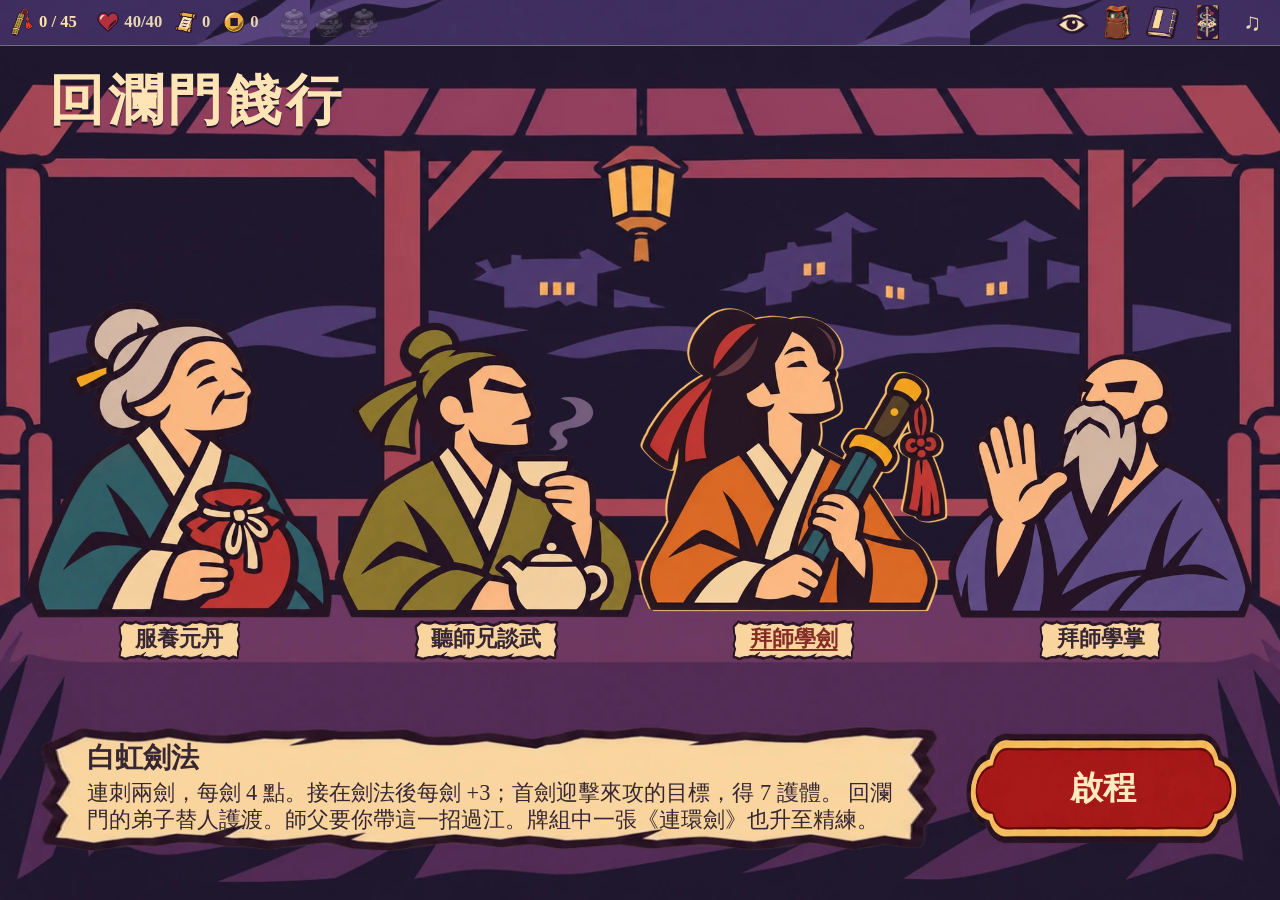
<file: index.html>
<!doctype html><html lang="zh-Hant"><meta charset="utf-8"><meta name="viewport" content="width=device-width,initial-scale=1,viewport-fit=cover"><title>江湖行卷</title><script>
try {
 const old=localStorage.getItem('wudang-journey-15-v1');
 if(old&&!localStorage.getItem('huilan-volume-one-v1')&&JSON.parse(old)?.route){
  const names={"武當鐵布衫": "護纜鐵衣", "武當純陽拳": "曬網拳", "武當太和功": "聽潮吐納功", "武當混元功": "繫舟混元功", "武當鐵拂塵": "沉錨拂", "武當逍遙劍": "踏舟劍", "武當武學譜": "回瀾門武學譜", "武當丹劍": "分水劍", "武當長拳": "撐篙長拳", "武當綿掌": "回浪綿掌", "武當派": "回瀾門", "丹劍": "分水劍", "武當": "回瀾", "武当": "回瀾"};
  const saved=old.replace(new RegExp(Object.keys(names).join('|'),'g'),name=>names[name]);
  localStorage.setItem('huilan-volume-one-v1',saved);
 }
} catch {}
const target=new URL("wuxia-climb/ferry/experiments/huilan/journey.html",location.href);
target.search=location.search;target.hash=location.hash;
location.replace(target);
</script></html>
</file>
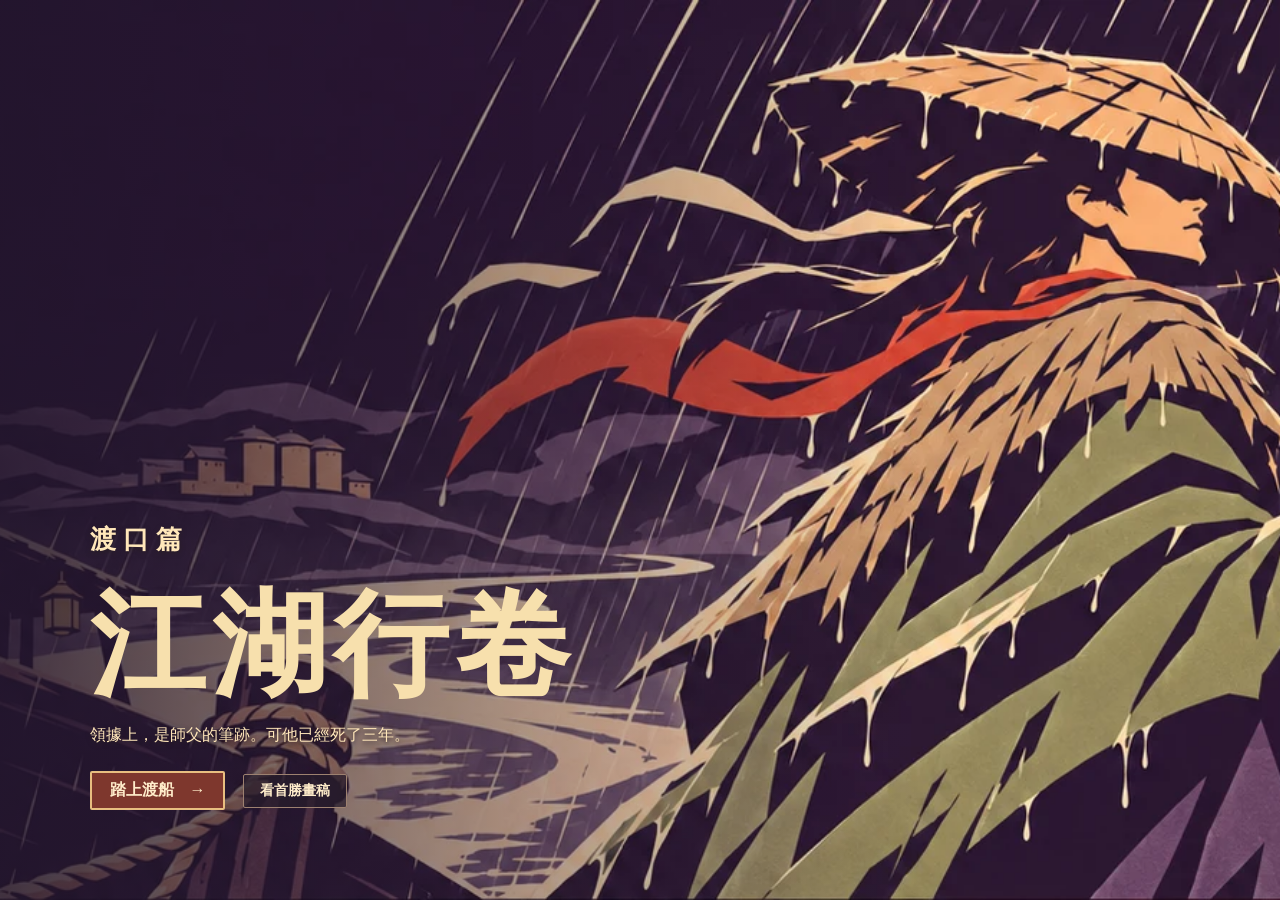
<file: wuxia-climb/ferry/experiments/forward-road/index.html>
<!doctype html><html lang="zh-Hant"><head><meta charset="utf-8"><meta name="viewport" content="width=device-width,initial-scale=1,viewport-fit=cover"><meta name="theme-color" content="#232322"><title>江湖行卷 · 渡口前路</title><link rel="stylesheet" href="road.css"></head><body>
<main id="stage">
<canvas aria-hidden="true"></canvas>
<header id="hud"><div><small>江湖行卷</small><h1 id="place">舊渡口</h1></div><div id="trail"></div></header>
<div id="fork" aria-label="前方路口"></div>
<footer id="foot"><span id="status" role="status" aria-live="polite"></span><div class="view-tools"><button id="continue" hidden>繼續行程</button><button id="look"></button><button id="sound" aria-pressed="true">樂聲開</button></div></footer>
<section id="plate" class="intro"><div><p id="eyebrow">渡口篇</p><h2 id="title">江湖行卷</h2><p id="copy">領據上，是師父的筆跡。可他已經死了三年。</p><div class="actions"><button id="go">踏上渡船　→</button><button id="study">看首勝畫稿</button></div></div></section>
</main><script type="module" src="road.js?map=2"></script></body></html>
</file>
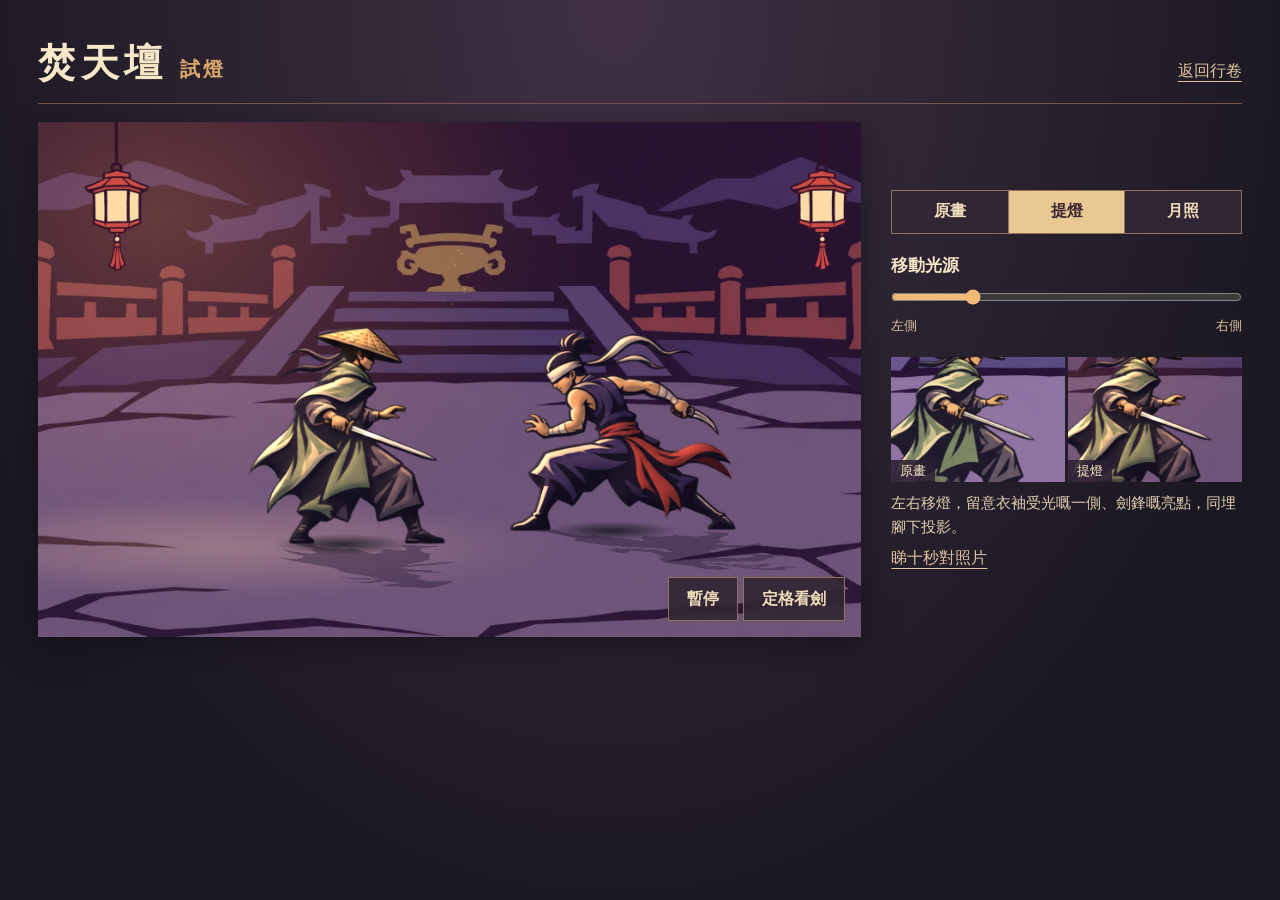
<file: wuxia-climb/ferry/experiments/wudang-tree/lighting/index.html>
<!doctype html>
<html lang="zh-Hant"><head><meta charset="utf-8"><meta name="viewport" content="width=device-width,initial-scale=1,viewport-fit=cover"><meta name="theme-color" content="#201a29"><title>焚天壇 · 試燈</title><link rel="stylesheet" href="studio.css"></head>
<body><main><header><h1>焚天壇<span>試燈</span></h1><a href="../journey.html">返回行卷</a></header>
<div class="bench">
<section class="stage" aria-label="同一場交手的燈光比較"><canvas id="stage" width="960" height="600" aria-label="斗篷客與蒙眼刺客於焚天壇交手"></canvas><div class="transport"><button id="pause" disabled>暫停</button><button id="strike" disabled>定格看劍</button></div></section>
<aside>
<div class="choices" role="group" aria-label="光照"><button data-mode="original" aria-pressed="false">原畫</button><button data-mode="lantern" aria-pressed="true">提燈</button><button data-mode="moon" aria-pressed="false">月照</button></div>
<label for="light">移動光源</label><input id="light" type="range" min="0" max="100" value="22" aria-label="光源左右位置"><div class="ends"><span>左側</span><span>右側</span></div>
<div class="detail"><figure><canvas id="plain" width="332" height="240"></canvas><figcaption>原畫</figcaption></figure><figure><canvas id="lit" width="332" height="240"></canvas><figcaption id="caption">提燈</figcaption></figure></div>
<p id="tip" role="status">正在展開畫卷…</p>
<a class="clip-link" href="comparison.mp4">睇十秒對照片</a>
</aside></div></main><script type="module" src="studio.js"></script></body></html>
</file>
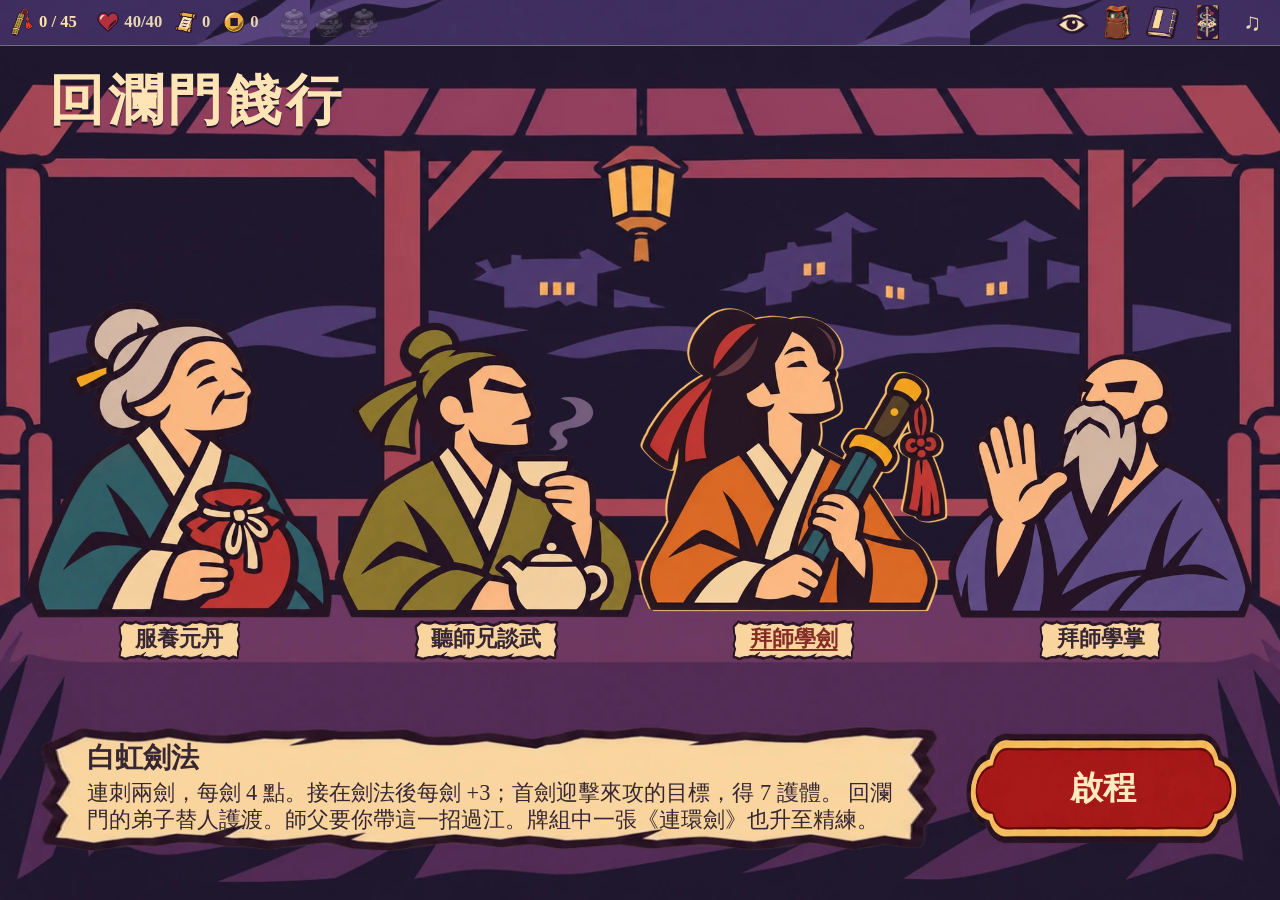
<file: wuxia-climb/ferry/experiments/huilan/journey.html>
<!doctype html><html lang="zh-Hant"><head><meta charset="utf-8"><meta name="viewport" content="width=device-width, initial-scale=1, viewport-fit=cover"><title>江湖行卷 · 三卷四十五站</title><script>for(const [key,file] of Object.entries({"--art-journey-pavilion": "elements/support/journey-pavilion/v1/artwork.webp", "--art-journey-cloth": "elements/support/journey-cloth/v1/artwork.webp", "--art-journey-letter": "elements/support/journey-letter/v1/artwork.webp", "--art-journey-boxing": "elements/support/journey-boxing/v1/artwork.webp", "--art-journey-scroll": "elements/support/journey-scroll/v1/artwork.webp", "--art-journey-host-health": "elements/support/journey-host-health/v1/artwork.webp", "--art-journey-host-xp": "elements/support/journey-host-xp/v1/artwork.webp", "--art-journey-host-sword": "elements/support/journey-host-sword/v1/artwork.webp", "--art-journey-host-palm": "elements/support/journey-host-palm/v1/artwork.webp", "--art-journey-coins": "elements/support/journey-coins/v1/artwork.webp", "--art-journey-diary": "elements/support/journey-diary/v1/artwork.webp", "--art-journey-manuals": "elements/support/journey-manuals/v1/artwork.webp", "--art-journey-bookmark": "elements/support/journey-bookmark/v1/artwork.webp", "--art-journey-slip": "elements/support/journey-slip/v1/artwork.webp", "--art-journey-press": "elements/support/journey-press/v1/artwork.webp", "--art-journey-won": "elements/support/journey-won/v1/artwork.webp", "--art-journey-lost": "elements/support/journey-lost/v1/artwork.webp", "--art-journey-hp": "elements/support/journey-hp/v1/artwork.webp", "--art-journey-qi": "elements/support/journey-qi/v1/artwork.webp", "--art-journey-xp": "elements/support/journey-xp/v1/artwork.webp", "--art-journey-gold": "elements/support/journey-gold/v1/artwork.webp", "--art-journey-attack": "elements/support/journey-attack/v1/artwork.webp", "--art-journey-multi": "elements/support/journey-multi/v1/artwork.webp", "--art-journey-guard": "elements/support/journey-guard/v1/artwork.webp", "--art-journey-counter": "elements/support/journey-counter/v1/artwork.webp", "--art-journey-exposed": "elements/support/journey-exposed/v1/artwork.webp", "--art-journey-weak": "elements/support/journey-weak/v1/artwork.webp", "--art-journey-strength": "elements/support/journey-strength/v1/artwork.webp", "--art-journey-defence": "elements/support/journey-defence/v1/artwork.webp", "--art-journey-read": "elements/support/journey-read/v1/artwork.webp", "--art-journey-waiting": "elements/support/journey-waiting/v1/artwork.webp", "--art-journey-pass": "elements/support/journey-pass/v1/artwork.webp", "--art-journey-fail": "elements/support/journey-fail/v1/artwork.webp", "--art-item-0": "elements/support/item-0/v1/artwork.webp", "--art-item-1": "elements/support/item-1/v1/artwork.webp", "--art-item-2": "elements/support/item-2/v1/artwork.webp", "--art-item-3": "elements/support/item-3/v1/artwork.webp", "--art-item-4": "elements/support/item-4/v1/artwork.webp", "--art-item-5": "elements/support/item-5/v1/artwork.webp", "--art-item-6": "elements/support/item-6/v1/artwork.webp", "--art-item-7": "elements/support/item-7/v1/artwork.webp", "--art-item-8": "elements/support/item-8/v1/artwork.webp", "--art-shop-banner": "elements/support/shop-banner/v1/artwork.webp", "--art-shop-cloth": "elements/support/shop-cloth/v1/artwork.webp", "--art-shop-exit": "elements/support/shop-exit/v1/artwork.webp", "--art-shop-pay": "elements/support/shop-pay/v1/artwork.webp", "--art-shop-tally": "elements/support/shop-tally/v1/artwork.webp", "--art-shop-wallet": "elements/support/shop-wallet/v1/artwork.webp", "--art-shop-slip": "elements/support/shop-slip/v1/artwork.webp", "--art-inn": "elements/support/inn/v1/artwork.webp", "--art-ferry": "elements/support/ferry/v1/artwork.webp", "--art-ridge": "elements/support/ridge/v1/artwork.webp", "--art-court": "elements/support/court/v1/artwork.webp", "--art-lanterns": "elements/support/lanterns/v1/artwork.webp", "--art-back": "elements/support/back/v1/artwork.webp", "--art-frame-common": "elements/support/frame-common/v1/artwork.webp", "--art-frame-fine": "elements/support/frame-fine/v1/artwork.webp", "--art-frame-rare": "elements/support/frame-rare/v1/artwork.webp", "--art-frame-injury": "elements/support/frame-injury/v1/artwork.webp", "--art-seal-inner-9": "elements/support/seal-inner-9/v1/artwork.webp", "--art-seal-inner-8": "elements/support/seal-inner-8/v1/artwork.webp", "--art-seal-inner-7": "elements/support/seal-inner-7/v1/artwork.webp", "--art-seal-inner-6": "elements/support/seal-inner-6/v1/artwork.webp", "--art-seal-inner-5": "elements/support/seal-inner-5/v1/artwork.webp", "--art-seal-inner-4": "elements/support/seal-inner-4/v1/artwork.webp", "--art-seal-inner-3": "elements/support/seal-inner-3/v1/artwork.webp", "--art-seal-inner-2": "elements/support/seal-inner-2/v1/artwork.webp", "--art-seal-inner-1": "elements/support/seal-inner-1/v1/artwork.webp", "--art-seal-step-9": "elements/support/seal-step-9/v1/artwork.webp", "--art-seal-step-8": "elements/support/seal-step-8/v1/artwork.webp", "--art-seal-step-7": "elements/support/seal-step-7/v1/artwork.webp", "--art-seal-step-6": "elements/support/seal-step-6/v1/artwork.webp", "--art-seal-step-5": "elements/support/seal-step-5/v1/artwork.webp", "--art-seal-step-4": "elements/support/seal-step-4/v1/artwork.webp", "--art-seal-step-3": "elements/support/seal-step-3/v1/artwork.webp", "--art-seal-guard-9": "elements/support/seal-guard-9/v1/artwork.webp", "--art-seal-guard-7": "elements/support/seal-guard-7/v1/artwork.webp", "--art-seal-guard-5": "elements/support/seal-guard-5/v1/artwork.webp", "--art-seal-guard-3": "elements/support/seal-guard-3/v1/artwork.webp", "--art-seal-formation-8": "elements/support/seal-formation-8/v1/artwork.webp", "--art-seal-formation-6": "elements/support/seal-formation-6/v1/artwork.webp", "--art-seal-formation-4": "elements/support/seal-formation-4/v1/artwork.webp", "--art-seal-formation-2": "elements/support/seal-formation-2/v1/artwork.webp", "--art-seal-palm-9": "elements/support/seal-palm-9/v1/artwork.webp", "--art-seal-palm-8": "elements/support/seal-palm-8/v1/artwork.webp", "--art-seal-palm-7": "elements/support/seal-palm-7/v1/artwork.webp", "--art-seal-palm-6": "elements/support/seal-palm-6/v1/artwork.webp", "--art-seal-palm-5": "elements/support/seal-palm-5/v1/artwork.webp", "--art-seal-palm-4": "elements/support/seal-palm-4/v1/artwork.webp", "--art-seal-palm-3": "elements/support/seal-palm-3/v1/artwork.webp", "--art-seal-palm-2": "elements/support/seal-palm-2/v1/artwork.webp", "--art-seal-palm-1": "elements/support/seal-palm-1/v1/artwork.webp", "--art-seal-sword-9": "elements/support/seal-sword-9/v1/artwork.webp", "--art-seal-sword-8": "elements/support/seal-sword-8/v1/artwork.webp", "--art-seal-sword-7": "elements/support/seal-sword-7/v1/artwork.webp", "--art-seal-sword-6": "elements/support/seal-sword-6/v1/artwork.webp", "--art-seal-sword-5": "elements/support/seal-sword-5/v1/artwork.webp", "--art-seal-sword-4": "elements/support/seal-sword-4/v1/artwork.webp", "--art-seal-sword-3": "elements/support/seal-sword-3/v1/artwork.webp", "--art-seal-sword-2": "elements/support/seal-sword-2/v1/artwork.webp", "--art-seal-sword-1": "elements/support/seal-sword-1/v1/artwork.webp", "--art-seal-whisk-9": "elements/support/seal-whisk-9/v1/artwork.webp", "--art-seal-whisk-8": "elements/support/seal-whisk-8/v1/artwork.webp", "--art-seal-whisk-7": "elements/support/seal-whisk-7/v1/artwork.webp", "--art-seal-whisk-6": "elements/support/seal-whisk-6/v1/artwork.webp", "--art-seal-whisk-5": "elements/support/seal-whisk-5/v1/artwork.webp", "--art-seal-whisk-4": "elements/support/seal-whisk-4/v1/artwork.webp", "--art-seal-whisk-3": "elements/support/seal-whisk-3/v1/artwork.webp", "--art-seal-whisk-2": "elements/support/seal-whisk-2/v1/artwork.webp", "--art-inlay": "elements/support/inlay/v1/artwork.svg", "--art-hero-plaque": "elements/support/hero-plaque/v1/artwork.webp", "--art-duel-wharf": "elements/support/duel-wharf/v1/artwork.webp", "--art-wharf-reeds": "elements/support/wharf-reeds/v1/artwork.webp", "--art-duel-bamboo": "elements/support/duel-bamboo/v1/artwork.webp", "--art-bamboo-branches": "elements/support/bamboo-branches/v1/artwork.webp", "--art-road-scroll": "elements/support/road-scroll/v1/artwork.webp", "--art-route-marks": "elements/support/route-marks/v1/artwork.webp", "--art-books-table": "elements/support/books-table/v1/artwork.webp", "--art-manual-binding": "elements/support/manual-binding/v1/artwork.webp", "--art-school-court": "elements/support/school-court/v1/artwork.webp", "--art-volume-dan": "elements/support/volume-dan/v1/artwork.webp", "--art-volume-steps": "elements/support/volume-steps/v1/artwork.webp", "--art-volume-rainbow": "elements/support/volume-rainbow/v1/artwork.webp", "--art-volume-fist": "elements/support/volume-fist/v1/artwork.webp", "--art-volume-coat": "elements/support/volume-coat/v1/artwork.webp", "--art-book-shell": "elements/support/book-shell/v1/artwork.webp", "--art-book-satchel": "elements/support/book-satchel/v1/artwork.webp", "--art-open-manuscript": "elements/support/open-manuscript/v1/artwork.webp", "--art-binding-sound": "elements/support/binding-sound/v1/artwork.webp", "--art-binding-worn": "elements/support/binding-worn/v1/artwork.webp", "--art-binding-torn": "elements/support/binding-torn/v1/artwork.webp", "--art-cave-cache": "elements/support/cave-cache/v1/artwork.webp"}))document.documentElement.style.setProperty(key,'url("'+new URL('art-library/'+file,location.href).href+'")');</script><link rel="stylesheet" href="study.css"><link rel="stylesheet" href="journey.css?gates=1"><link rel="stylesheet" href="arena.css?v=2"><link rel="stylesheet" href="merchant.css"><link rel="stylesheet" href="journey-plates.css"><link rel="stylesheet" href="manuscript-rooms.css?binding=1"><link rel="stylesheet" href="portrait.css?branch=1"><link rel="stylesheet" href="route.css"><link rel="stylesheet" href="itinerary.css"><link rel="stylesheet" href="journey-bindery.css?v=1"><link rel="stylesheet" href="handheld.css"><link rel="stylesheet" href="journey-road.css"></head><body class="journey">
<header class="journey-rail" aria-label="行程與行裝"><button class="trail-position" data-action="map" aria-label="江湖路線"><i aria-hidden="true" class="trail-marker"></i><b id="progress"></b></button><button id="balance" data-action="tally" aria-label="查看氣血、歷練與盤纏"></button><div id="travel-strip"><div id="potion-belt" aria-label="藥囊、裝備與信物"></div><small id="sync" role="status"></small></div><nav id="trail-tools" aria-label="隨身查閱"></nav></header>
<main id="room"></main><dialog id="folio"><div id="pages"></div><form method="dialog"><button>合上</button></form></dialog><dialog id="book-choice" aria-labelledby="pick-title"><div id="book-body"></div></dialog>
<script type="module" src="journey-screen.js?map=2"></script></body></html>
</file>
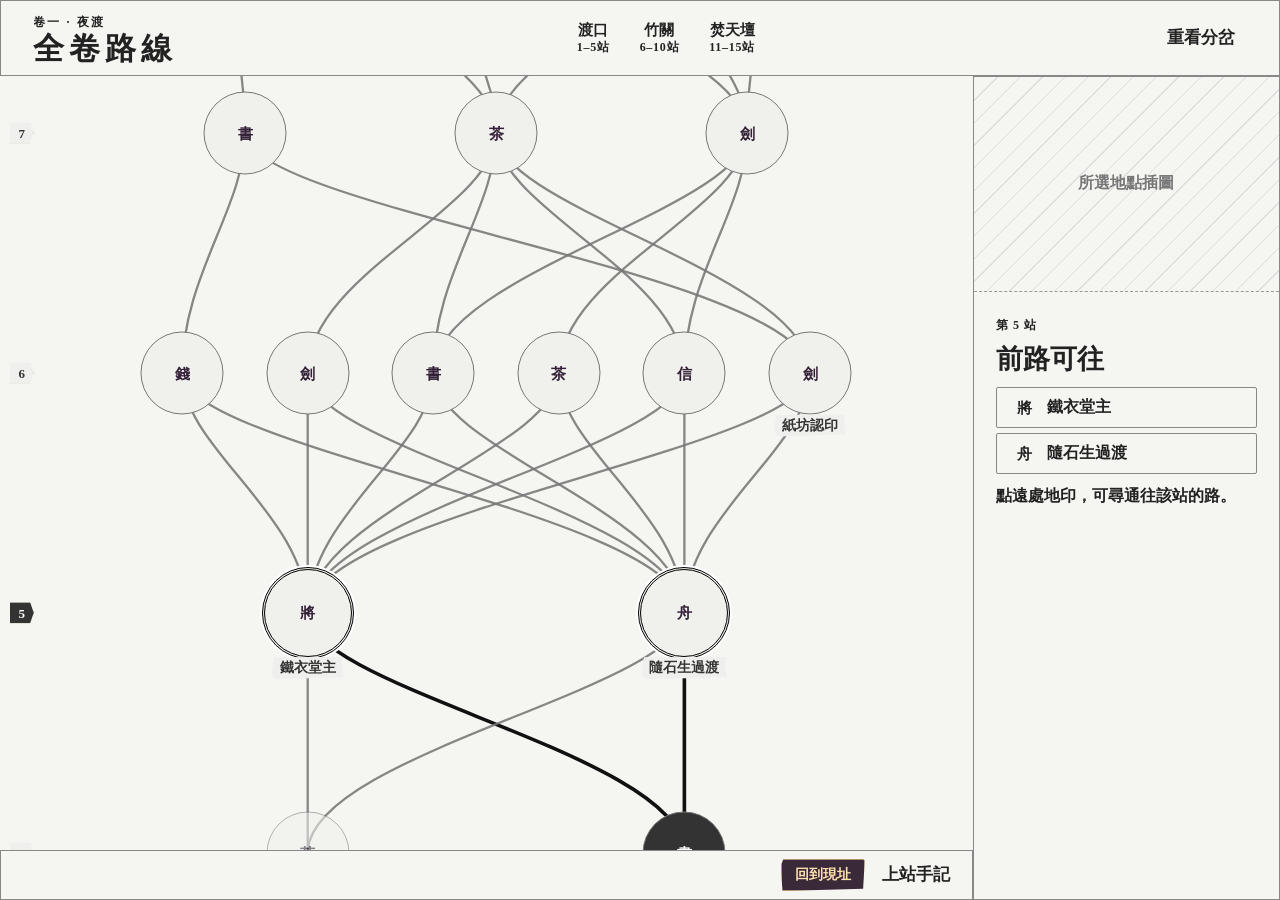
<file: wuxia-climb/ferry/experiments/huilan/route-wire.html>
<!doctype html><html lang="zh-Hant"><head><meta charset="utf-8"><meta name="viewport" content="width=device-width,initial-scale=1"><title>山河路引 · 版面試紙</title><script>for(const [key,file] of Object.entries({"--art-journey-pavilion": "elements/support/journey-pavilion/v1/artwork.webp", "--art-journey-cloth": "elements/support/journey-cloth/v1/artwork.webp", "--art-journey-letter": "elements/support/journey-letter/v1/artwork.webp", "--art-journey-boxing": "elements/support/journey-boxing/v1/artwork.webp", "--art-journey-scroll": "elements/support/journey-scroll/v1/artwork.webp", "--art-journey-host-health": "elements/support/journey-host-health/v1/artwork.webp", "--art-journey-host-xp": "elements/support/journey-host-xp/v1/artwork.webp", "--art-journey-host-sword": "elements/support/journey-host-sword/v1/artwork.webp", "--art-journey-host-palm": "elements/support/journey-host-palm/v1/artwork.webp", "--art-journey-coins": "elements/support/journey-coins/v1/artwork.webp", "--art-journey-diary": "elements/support/journey-diary/v1/artwork.webp", "--art-journey-manuals": "elements/support/journey-manuals/v1/artwork.webp", "--art-journey-bookmark": "elements/support/journey-bookmark/v1/artwork.webp", "--art-journey-slip": "elements/support/journey-slip/v1/artwork.webp", "--art-journey-press": "elements/support/journey-press/v1/artwork.webp", "--art-journey-won": "elements/support/journey-won/v1/artwork.webp", "--art-journey-lost": "elements/support/journey-lost/v1/artwork.webp", "--art-journey-hp": "elements/support/journey-hp/v1/artwork.webp", "--art-journey-qi": "elements/support/journey-qi/v1/artwork.webp", "--art-journey-xp": "elements/support/journey-xp/v1/artwork.webp", "--art-journey-gold": "elements/support/journey-gold/v1/artwork.webp", "--art-journey-attack": "elements/support/journey-attack/v1/artwork.webp", "--art-journey-multi": "elements/support/journey-multi/v1/artwork.webp", "--art-journey-guard": "elements/support/journey-guard/v1/artwork.webp", "--art-journey-counter": "elements/support/journey-counter/v1/artwork.webp", "--art-journey-exposed": "elements/support/journey-exposed/v1/artwork.webp", "--art-journey-weak": "elements/support/journey-weak/v1/artwork.webp", "--art-journey-strength": "elements/support/journey-strength/v1/artwork.webp", "--art-journey-defence": "elements/support/journey-defence/v1/artwork.webp", "--art-journey-read": "elements/support/journey-read/v1/artwork.webp", "--art-journey-waiting": "elements/support/journey-waiting/v1/artwork.webp", "--art-journey-pass": "elements/support/journey-pass/v1/artwork.webp", "--art-journey-fail": "elements/support/journey-fail/v1/artwork.webp", "--art-item-0": "elements/support/item-0/v1/artwork.webp", "--art-item-1": "elements/support/item-1/v1/artwork.webp", "--art-item-2": "elements/support/item-2/v1/artwork.webp", "--art-item-3": "elements/support/item-3/v1/artwork.webp", "--art-item-4": "elements/support/item-4/v1/artwork.webp", "--art-item-5": "elements/support/item-5/v1/artwork.webp", "--art-item-6": "elements/support/item-6/v1/artwork.webp", "--art-item-7": "elements/support/item-7/v1/artwork.webp", "--art-item-8": "elements/support/item-8/v1/artwork.webp", "--art-shop-banner": "elements/support/shop-banner/v1/artwork.webp", "--art-shop-cloth": "elements/support/shop-cloth/v1/artwork.webp", "--art-shop-exit": "elements/support/shop-exit/v1/artwork.webp", "--art-shop-pay": "elements/support/shop-pay/v1/artwork.webp", "--art-shop-tally": "elements/support/shop-tally/v1/artwork.webp", "--art-shop-wallet": "elements/support/shop-wallet/v1/artwork.webp", "--art-shop-slip": "elements/support/shop-slip/v1/artwork.webp", "--art-inn": "elements/support/inn/v1/artwork.webp", "--art-ferry": "elements/support/ferry/v1/artwork.webp", "--art-ridge": "elements/support/ridge/v1/artwork.webp", "--art-court": "elements/support/court/v1/artwork.webp", "--art-lanterns": "elements/support/lanterns/v1/artwork.webp", "--art-back": "elements/support/back/v1/artwork.webp", "--art-frame-common": "elements/support/frame-common/v1/artwork.webp", "--art-frame-fine": "elements/support/frame-fine/v1/artwork.webp", "--art-frame-rare": "elements/support/frame-rare/v1/artwork.webp", "--art-frame-injury": "elements/support/frame-injury/v1/artwork.webp", "--art-seal-inner-9": "elements/support/seal-inner-9/v1/artwork.webp", "--art-seal-inner-8": "elements/support/seal-inner-8/v1/artwork.webp", "--art-seal-inner-7": "elements/support/seal-inner-7/v1/artwork.webp", "--art-seal-inner-6": "elements/support/seal-inner-6/v1/artwork.webp", "--art-seal-inner-5": "elements/support/seal-inner-5/v1/artwork.webp", "--art-seal-inner-4": "elements/support/seal-inner-4/v1/artwork.webp", "--art-seal-inner-3": "elements/support/seal-inner-3/v1/artwork.webp", "--art-seal-inner-2": "elements/support/seal-inner-2/v1/artwork.webp", "--art-seal-inner-1": "elements/support/seal-inner-1/v1/artwork.webp", "--art-seal-step-9": "elements/support/seal-step-9/v1/artwork.webp", "--art-seal-step-8": "elements/support/seal-step-8/v1/artwork.webp", "--art-seal-step-7": "elements/support/seal-step-7/v1/artwork.webp", "--art-seal-step-6": "elements/support/seal-step-6/v1/artwork.webp", "--art-seal-step-5": "elements/support/seal-step-5/v1/artwork.webp", "--art-seal-step-4": "elements/support/seal-step-4/v1/artwork.webp", "--art-seal-step-3": "elements/support/seal-step-3/v1/artwork.webp", "--art-seal-guard-9": "elements/support/seal-guard-9/v1/artwork.webp", "--art-seal-guard-7": "elements/support/seal-guard-7/v1/artwork.webp", "--art-seal-guard-5": "elements/support/seal-guard-5/v1/artwork.webp", "--art-seal-guard-3": "elements/support/seal-guard-3/v1/artwork.webp", "--art-seal-formation-8": "elements/support/seal-formation-8/v1/artwork.webp", "--art-seal-formation-6": "elements/support/seal-formation-6/v1/artwork.webp", "--art-seal-formation-4": "elements/support/seal-formation-4/v1/artwork.webp", "--art-seal-formation-2": "elements/support/seal-formation-2/v1/artwork.webp", "--art-seal-palm-9": "elements/support/seal-palm-9/v1/artwork.webp", "--art-seal-palm-8": "elements/support/seal-palm-8/v1/artwork.webp", "--art-seal-palm-7": "elements/support/seal-palm-7/v1/artwork.webp", "--art-seal-palm-6": "elements/support/seal-palm-6/v1/artwork.webp", "--art-seal-palm-5": "elements/support/seal-palm-5/v1/artwork.webp", "--art-seal-palm-4": "elements/support/seal-palm-4/v1/artwork.webp", "--art-seal-palm-3": "elements/support/seal-palm-3/v1/artwork.webp", "--art-seal-palm-2": "elements/support/seal-palm-2/v1/artwork.webp", "--art-seal-palm-1": "elements/support/seal-palm-1/v1/artwork.webp", "--art-seal-sword-9": "elements/support/seal-sword-9/v1/artwork.webp", "--art-seal-sword-8": "elements/support/seal-sword-8/v1/artwork.webp", "--art-seal-sword-7": "elements/support/seal-sword-7/v1/artwork.webp", "--art-seal-sword-6": "elements/support/seal-sword-6/v1/artwork.webp", "--art-seal-sword-5": "elements/support/seal-sword-5/v1/artwork.webp", "--art-seal-sword-4": "elements/support/seal-sword-4/v1/artwork.webp", "--art-seal-sword-3": "elements/support/seal-sword-3/v1/artwork.webp", "--art-seal-sword-2": "elements/support/seal-sword-2/v1/artwork.webp", "--art-seal-sword-1": "elements/support/seal-sword-1/v1/artwork.webp", "--art-seal-whisk-9": "elements/support/seal-whisk-9/v1/artwork.webp", "--art-seal-whisk-8": "elements/support/seal-whisk-8/v1/artwork.webp", "--art-seal-whisk-7": "elements/support/seal-whisk-7/v1/artwork.webp", "--art-seal-whisk-6": "elements/support/seal-whisk-6/v1/artwork.webp", "--art-seal-whisk-5": "elements/support/seal-whisk-5/v1/artwork.webp", "--art-seal-whisk-4": "elements/support/seal-whisk-4/v1/artwork.webp", "--art-seal-whisk-3": "elements/support/seal-whisk-3/v1/artwork.webp", "--art-seal-whisk-2": "elements/support/seal-whisk-2/v1/artwork.webp", "--art-inlay": "elements/support/inlay/v1/artwork.svg", "--art-hero-plaque": "elements/support/hero-plaque/v1/artwork.webp", "--art-duel-wharf": "elements/support/duel-wharf/v1/artwork.webp", "--art-wharf-reeds": "elements/support/wharf-reeds/v1/artwork.webp", "--art-duel-bamboo": "elements/support/duel-bamboo/v1/artwork.webp", "--art-bamboo-branches": "elements/support/bamboo-branches/v1/artwork.webp", "--art-road-scroll": "elements/support/road-scroll/v1/artwork.webp", "--art-route-marks": "elements/support/route-marks/v1/artwork.webp", "--art-books-table": "elements/support/books-table/v1/artwork.webp", "--art-manual-binding": "elements/support/manual-binding/v1/artwork.webp", "--art-school-court": "elements/support/school-court/v1/artwork.webp", "--art-volume-dan": "elements/support/volume-dan/v1/artwork.webp", "--art-volume-steps": "elements/support/volume-steps/v1/artwork.webp", "--art-volume-rainbow": "elements/support/volume-rainbow/v1/artwork.webp", "--art-volume-fist": "elements/support/volume-fist/v1/artwork.webp", "--art-volume-coat": "elements/support/volume-coat/v1/artwork.webp", "--art-book-shell": "elements/support/book-shell/v1/artwork.webp", "--art-book-satchel": "elements/support/book-satchel/v1/artwork.webp", "--art-open-manuscript": "elements/support/open-manuscript/v1/artwork.webp", "--art-binding-sound": "elements/support/binding-sound/v1/artwork.webp", "--art-binding-worn": "elements/support/binding-worn/v1/artwork.webp", "--art-binding-torn": "elements/support/binding-torn/v1/artwork.webp", "--art-cave-cache": "elements/support/cave-cache/v1/artwork.webp"}))document.documentElement.style.setProperty(key,'url("'+new URL('art-library/'+file,location.href).href+'")');</script><link rel="stylesheet" href="study.css"><link rel="stylesheet" href="manuscript-rooms.css"><link rel="stylesheet" href="route.css"><link rel="stylesheet" href="itinerary.css"><link rel="stylesheet" href="route-wire.css"></head><body class="wire"><main id="draft"></main><script type="module" src="route-wire.js"></script></body></html>
</file>
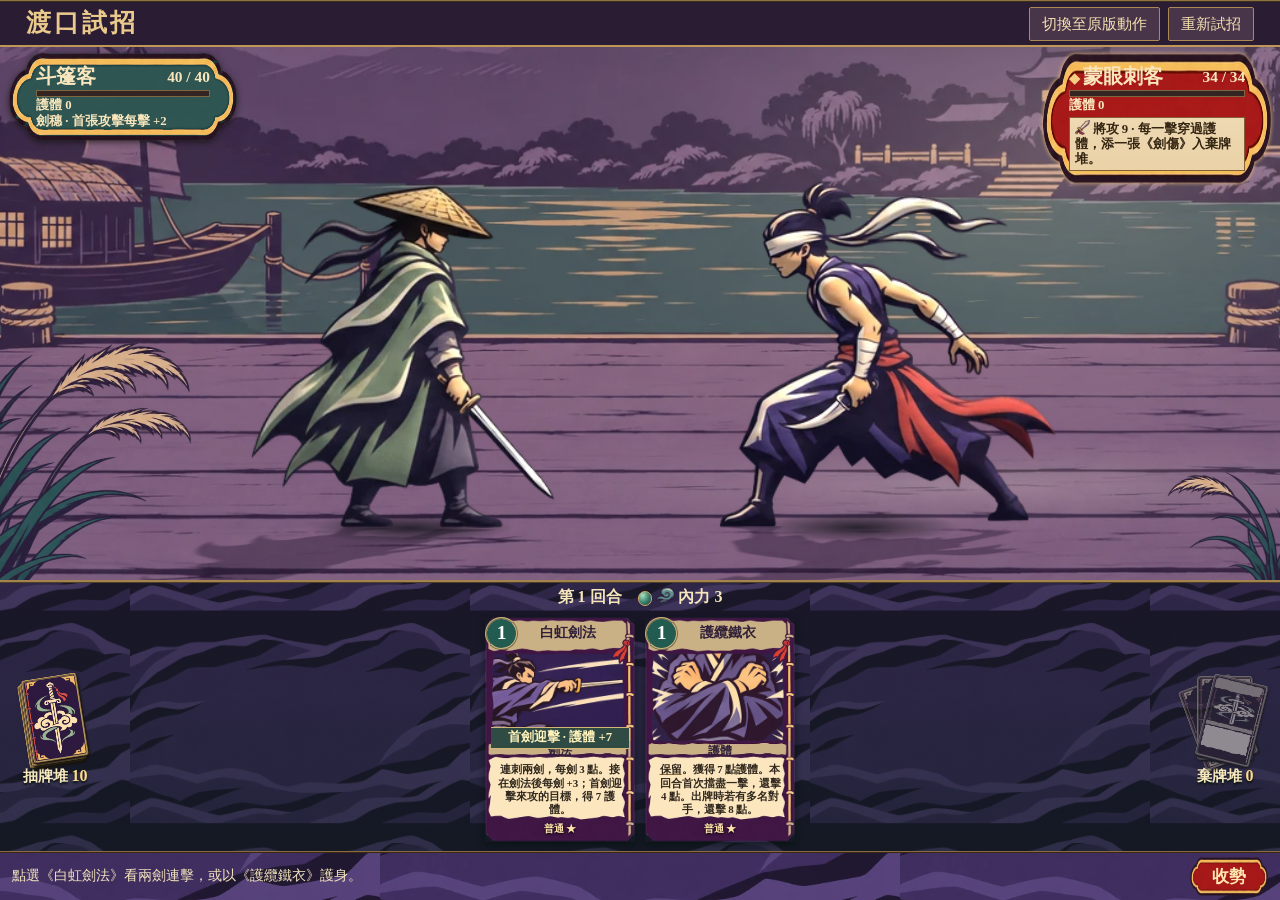
<file: wuxia-climb/ferry/experiments/huilan/technique-study.html>
<!doctype html><html lang="zh-Hant"><head><meta charset="utf-8"><meta name="viewport" content="width=device-width, initial-scale=1, viewport-fit=cover"><title>渡口試招 · 江湖行卷</title><script>for(const [key,file] of Object.entries({"--art-journey-pavilion": "elements/support/journey-pavilion/v1/artwork.webp", "--art-journey-cloth": "elements/support/journey-cloth/v1/artwork.webp", "--art-journey-letter": "elements/support/journey-letter/v1/artwork.webp", "--art-journey-boxing": "elements/support/journey-boxing/v1/artwork.webp", "--art-journey-scroll": "elements/support/journey-scroll/v1/artwork.webp", "--art-journey-host-health": "elements/support/journey-host-health/v1/artwork.webp", "--art-journey-host-xp": "elements/support/journey-host-xp/v1/artwork.webp", "--art-journey-host-sword": "elements/support/journey-host-sword/v1/artwork.webp", "--art-journey-host-palm": "elements/support/journey-host-palm/v1/artwork.webp", "--art-journey-coins": "elements/support/journey-coins/v1/artwork.webp", "--art-journey-diary": "elements/support/journey-diary/v1/artwork.webp", "--art-journey-manuals": "elements/support/journey-manuals/v1/artwork.webp", "--art-journey-bookmark": "elements/support/journey-bookmark/v1/artwork.webp", "--art-journey-slip": "elements/support/journey-slip/v1/artwork.webp", "--art-journey-press": "elements/support/journey-press/v1/artwork.webp", "--art-journey-won": "elements/support/journey-won/v1/artwork.webp", "--art-journey-lost": "elements/support/journey-lost/v1/artwork.webp", "--art-journey-hp": "elements/support/journey-hp/v1/artwork.webp", "--art-journey-qi": "elements/support/journey-qi/v1/artwork.webp", "--art-journey-xp": "elements/support/journey-xp/v1/artwork.webp", "--art-journey-gold": "elements/support/journey-gold/v1/artwork.webp", "--art-journey-attack": "elements/support/journey-attack/v1/artwork.webp", "--art-journey-multi": "elements/support/journey-multi/v1/artwork.webp", "--art-journey-guard": "elements/support/journey-guard/v1/artwork.webp", "--art-journey-counter": "elements/support/journey-counter/v1/artwork.webp", "--art-journey-exposed": "elements/support/journey-exposed/v1/artwork.webp", "--art-journey-weak": "elements/support/journey-weak/v1/artwork.webp", "--art-journey-strength": "elements/support/journey-strength/v1/artwork.webp", "--art-journey-defence": "elements/support/journey-defence/v1/artwork.webp", "--art-journey-read": "elements/support/journey-read/v1/artwork.webp", "--art-journey-waiting": "elements/support/journey-waiting/v1/artwork.webp", "--art-journey-pass": "elements/support/journey-pass/v1/artwork.webp", "--art-journey-fail": "elements/support/journey-fail/v1/artwork.webp", "--art-item-0": "elements/support/item-0/v1/artwork.webp", "--art-item-1": "elements/support/item-1/v1/artwork.webp", "--art-item-2": "elements/support/item-2/v1/artwork.webp", "--art-item-3": "elements/support/item-3/v1/artwork.webp", "--art-item-4": "elements/support/item-4/v1/artwork.webp", "--art-item-5": "elements/support/item-5/v1/artwork.webp", "--art-item-6": "elements/support/item-6/v1/artwork.webp", "--art-item-7": "elements/support/item-7/v1/artwork.webp", "--art-item-8": "elements/support/item-8/v1/artwork.webp", "--art-shop-banner": "elements/support/shop-banner/v1/artwork.webp", "--art-shop-cloth": "elements/support/shop-cloth/v1/artwork.webp", "--art-shop-exit": "elements/support/shop-exit/v1/artwork.webp", "--art-shop-pay": "elements/support/shop-pay/v1/artwork.webp", "--art-shop-tally": "elements/support/shop-tally/v1/artwork.webp", "--art-shop-wallet": "elements/support/shop-wallet/v1/artwork.webp", "--art-shop-slip": "elements/support/shop-slip/v1/artwork.webp", "--art-inn": "elements/support/inn/v1/artwork.webp", "--art-ferry": "elements/support/ferry/v1/artwork.webp", "--art-ridge": "elements/support/ridge/v1/artwork.webp", "--art-court": "elements/support/court/v1/artwork.webp", "--art-lanterns": "elements/support/lanterns/v1/artwork.webp", "--art-back": "elements/support/back/v1/artwork.webp", "--art-frame-common": "elements/support/frame-common/v1/artwork.webp", "--art-frame-fine": "elements/support/frame-fine/v1/artwork.webp", "--art-frame-rare": "elements/support/frame-rare/v1/artwork.webp", "--art-frame-injury": "elements/support/frame-injury/v1/artwork.webp", "--art-seal-inner-9": "elements/support/seal-inner-9/v1/artwork.webp", "--art-seal-inner-8": "elements/support/seal-inner-8/v1/artwork.webp", "--art-seal-inner-7": "elements/support/seal-inner-7/v1/artwork.webp", "--art-seal-inner-6": "elements/support/seal-inner-6/v1/artwork.webp", "--art-seal-inner-5": "elements/support/seal-inner-5/v1/artwork.webp", "--art-seal-inner-4": "elements/support/seal-inner-4/v1/artwork.webp", "--art-seal-inner-3": "elements/support/seal-inner-3/v1/artwork.webp", "--art-seal-inner-2": "elements/support/seal-inner-2/v1/artwork.webp", "--art-seal-inner-1": "elements/support/seal-inner-1/v1/artwork.webp", "--art-seal-step-9": "elements/support/seal-step-9/v1/artwork.webp", "--art-seal-step-8": "elements/support/seal-step-8/v1/artwork.webp", "--art-seal-step-7": "elements/support/seal-step-7/v1/artwork.webp", "--art-seal-step-6": "elements/support/seal-step-6/v1/artwork.webp", "--art-seal-step-5": "elements/support/seal-step-5/v1/artwork.webp", "--art-seal-step-4": "elements/support/seal-step-4/v1/artwork.webp", "--art-seal-step-3": "elements/support/seal-step-3/v1/artwork.webp", "--art-seal-guard-9": "elements/support/seal-guard-9/v1/artwork.webp", "--art-seal-guard-7": "elements/support/seal-guard-7/v1/artwork.webp", "--art-seal-guard-5": "elements/support/seal-guard-5/v1/artwork.webp", "--art-seal-guard-3": "elements/support/seal-guard-3/v1/artwork.webp", "--art-seal-formation-8": "elements/support/seal-formation-8/v1/artwork.webp", "--art-seal-formation-6": "elements/support/seal-formation-6/v1/artwork.webp", "--art-seal-formation-4": "elements/support/seal-formation-4/v1/artwork.webp", "--art-seal-formation-2": "elements/support/seal-formation-2/v1/artwork.webp", "--art-seal-palm-9": "elements/support/seal-palm-9/v1/artwork.webp", "--art-seal-palm-8": "elements/support/seal-palm-8/v1/artwork.webp", "--art-seal-palm-7": "elements/support/seal-palm-7/v1/artwork.webp", "--art-seal-palm-6": "elements/support/seal-palm-6/v1/artwork.webp", "--art-seal-palm-5": "elements/support/seal-palm-5/v1/artwork.webp", "--art-seal-palm-4": "elements/support/seal-palm-4/v1/artwork.webp", "--art-seal-palm-3": "elements/support/seal-palm-3/v1/artwork.webp", "--art-seal-palm-2": "elements/support/seal-palm-2/v1/artwork.webp", "--art-seal-palm-1": "elements/support/seal-palm-1/v1/artwork.webp", "--art-seal-sword-9": "elements/support/seal-sword-9/v1/artwork.webp", "--art-seal-sword-8": "elements/support/seal-sword-8/v1/artwork.webp", "--art-seal-sword-7": "elements/support/seal-sword-7/v1/artwork.webp", "--art-seal-sword-6": "elements/support/seal-sword-6/v1/artwork.webp", "--art-seal-sword-5": "elements/support/seal-sword-5/v1/artwork.webp", "--art-seal-sword-4": "elements/support/seal-sword-4/v1/artwork.webp", "--art-seal-sword-3": "elements/support/seal-sword-3/v1/artwork.webp", "--art-seal-sword-2": "elements/support/seal-sword-2/v1/artwork.webp", "--art-seal-sword-1": "elements/support/seal-sword-1/v1/artwork.webp", "--art-seal-whisk-9": "elements/support/seal-whisk-9/v1/artwork.webp", "--art-seal-whisk-8": "elements/support/seal-whisk-8/v1/artwork.webp", "--art-seal-whisk-7": "elements/support/seal-whisk-7/v1/artwork.webp", "--art-seal-whisk-6": "elements/support/seal-whisk-6/v1/artwork.webp", "--art-seal-whisk-5": "elements/support/seal-whisk-5/v1/artwork.webp", "--art-seal-whisk-4": "elements/support/seal-whisk-4/v1/artwork.webp", "--art-seal-whisk-3": "elements/support/seal-whisk-3/v1/artwork.webp", "--art-seal-whisk-2": "elements/support/seal-whisk-2/v1/artwork.webp", "--art-inlay": "elements/support/inlay/v1/artwork.svg", "--art-hero-plaque": "elements/support/hero-plaque/v1/artwork.webp", "--art-duel-wharf": "elements/support/duel-wharf/v1/artwork.webp", "--art-wharf-reeds": "elements/support/wharf-reeds/v1/artwork.webp", "--art-duel-bamboo": "elements/support/duel-bamboo/v1/artwork.webp", "--art-bamboo-branches": "elements/support/bamboo-branches/v1/artwork.webp", "--art-road-scroll": "elements/support/road-scroll/v1/artwork.webp", "--art-route-marks": "elements/support/route-marks/v1/artwork.webp", "--art-books-table": "elements/support/books-table/v1/artwork.webp", "--art-manual-binding": "elements/support/manual-binding/v1/artwork.webp", "--art-school-court": "elements/support/school-court/v1/artwork.webp", "--art-volume-dan": "elements/support/volume-dan/v1/artwork.webp", "--art-volume-steps": "elements/support/volume-steps/v1/artwork.webp", "--art-volume-rainbow": "elements/support/volume-rainbow/v1/artwork.webp", "--art-volume-fist": "elements/support/volume-fist/v1/artwork.webp", "--art-volume-coat": "elements/support/volume-coat/v1/artwork.webp", "--art-book-shell": "elements/support/book-shell/v1/artwork.webp", "--art-book-satchel": "elements/support/book-satchel/v1/artwork.webp", "--art-open-manuscript": "elements/support/open-manuscript/v1/artwork.webp", "--art-binding-sound": "elements/support/binding-sound/v1/artwork.webp", "--art-binding-worn": "elements/support/binding-worn/v1/artwork.webp", "--art-binding-torn": "elements/support/binding-torn/v1/artwork.webp", "--art-cave-cache": "elements/support/cave-cache/v1/artwork.webp"}))document.documentElement.style.setProperty(key,'url("'+new URL('art-library/'+file,location.href).href+'")');</script><link rel="stylesheet" href="study.css"><link rel="stylesheet" href="journey.css?gates=1"><link rel="stylesheet" href="arena.css?v=2"><link rel="stylesheet" href="merchant.css"><link rel="stylesheet" href="journey-plates.css"><link rel="stylesheet" href="manuscript-rooms.css?binding=1"><link rel="stylesheet" href="portrait.css?branch=1"><link rel="stylesheet" href="route.css"><link rel="stylesheet" href="itinerary.css"><link rel="stylesheet" href="journey-bindery.css?v=1"><link rel="stylesheet" href="handheld.css"><link rel="stylesheet" href="journey-road.css"><link rel="stylesheet" href="technique-study.css"></head><body class="journey technique-study">
<header id="study-tools"><h1>渡口試招</h1><button id="mode" aria-pressed="true">招式短片</button><button id="reset">重新試招</button></header>
<main id="room"></main>
<dialog id="folio"><div id="pages"></div><form method="dialog"><button>合上</button></form></dialog>
<script type="module" src="technique-study.js"></script></body></html>
</file>
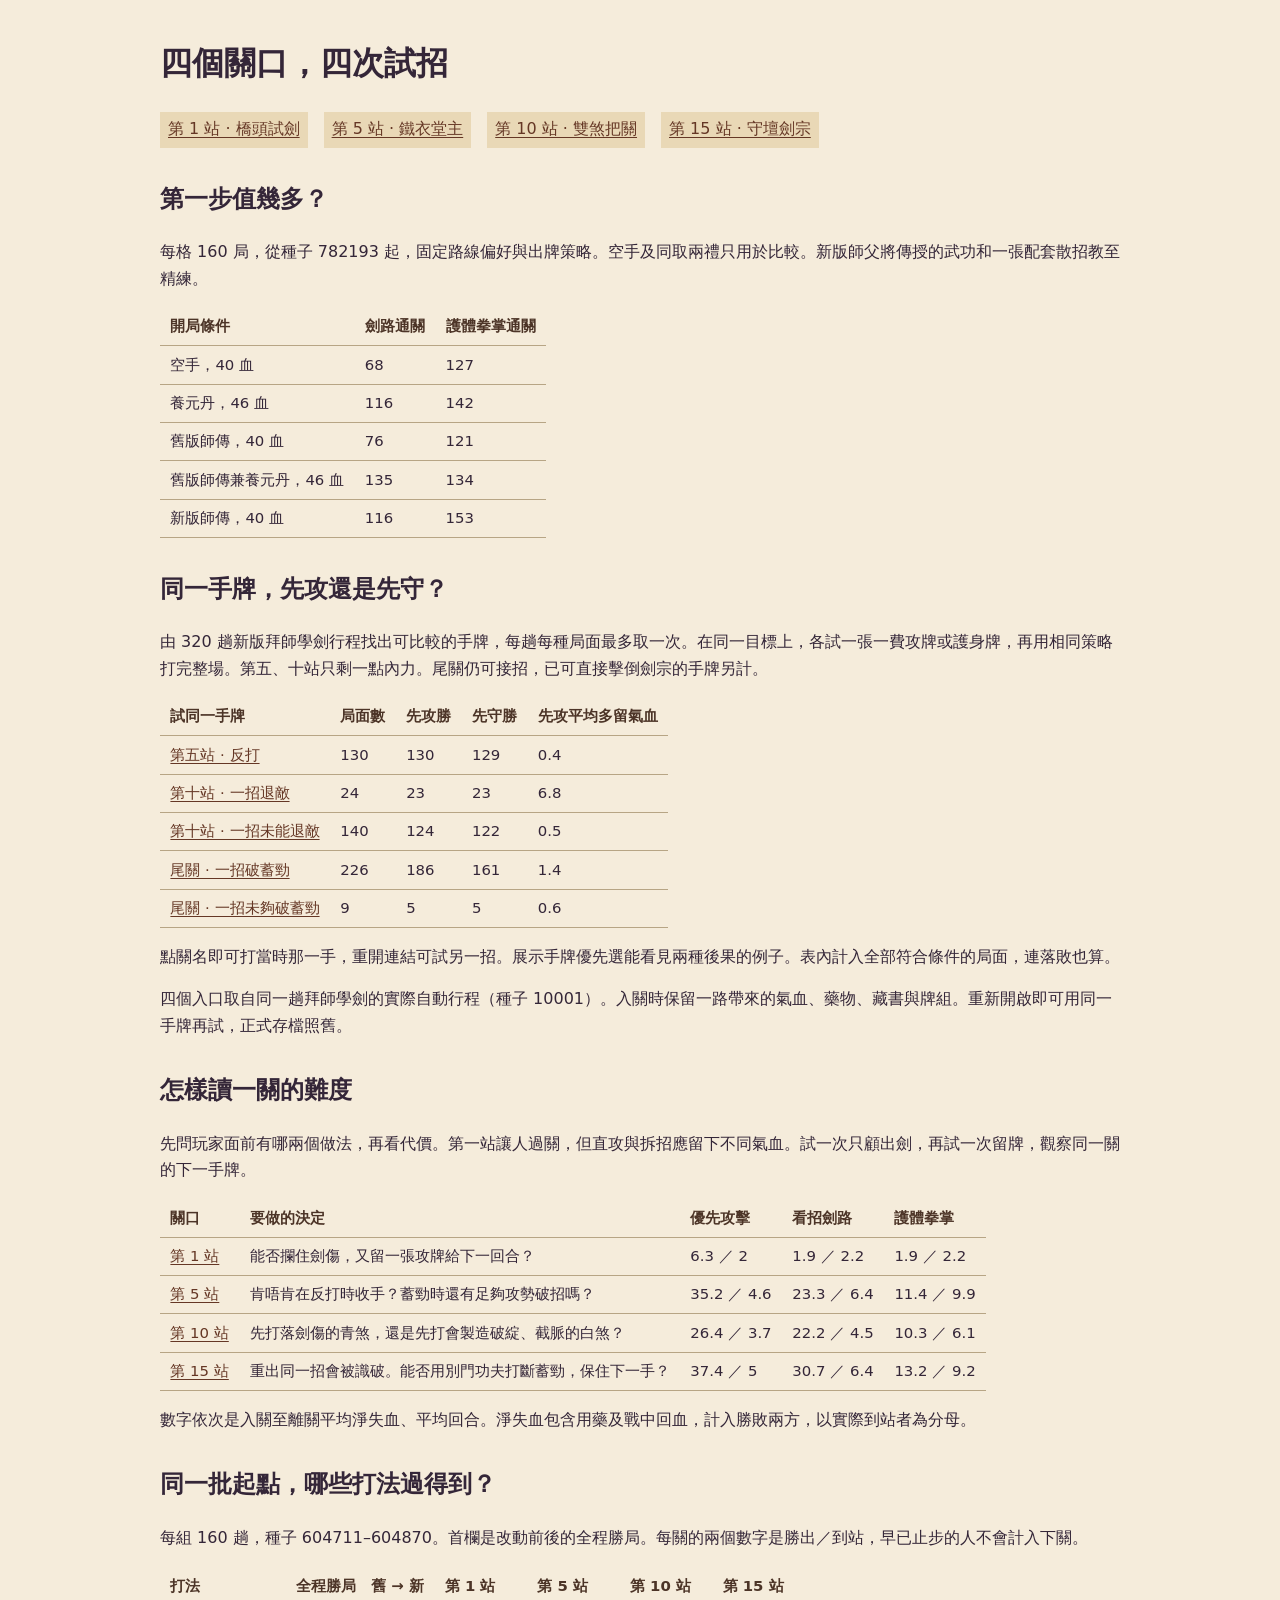
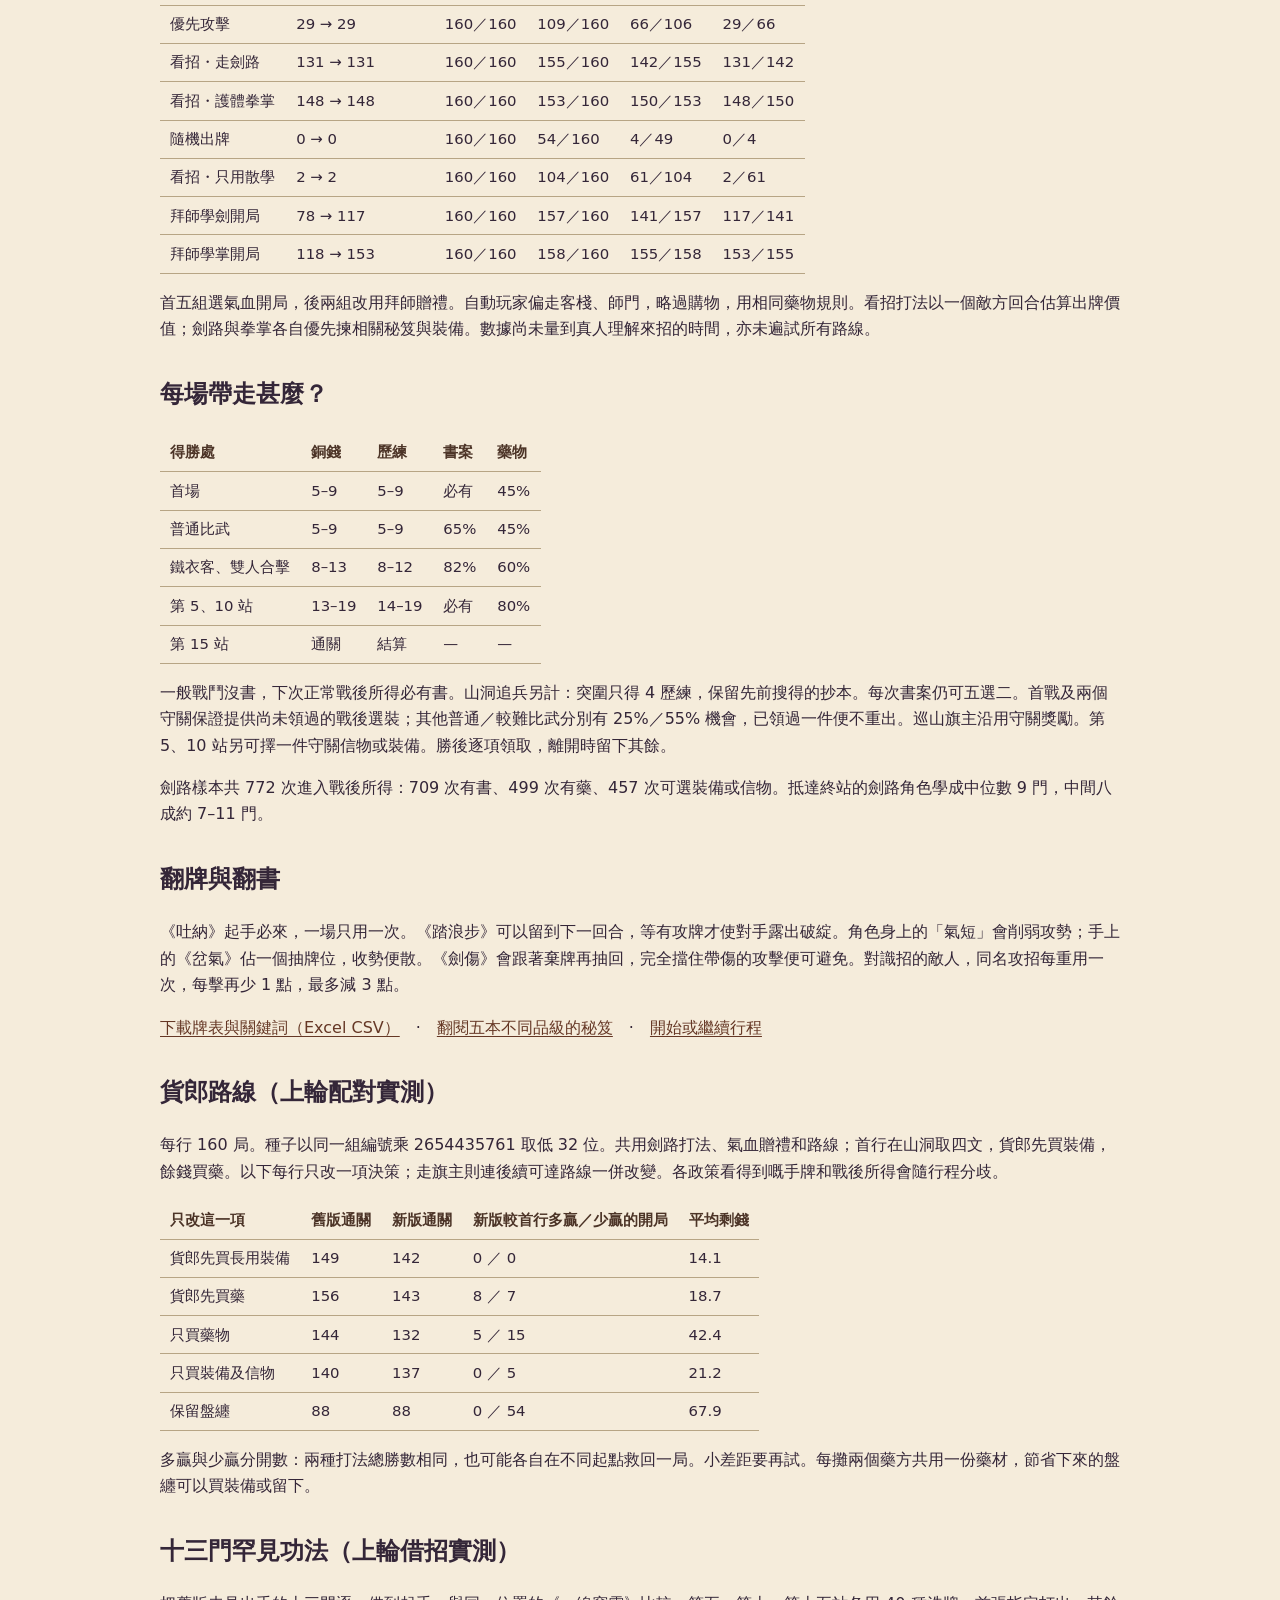
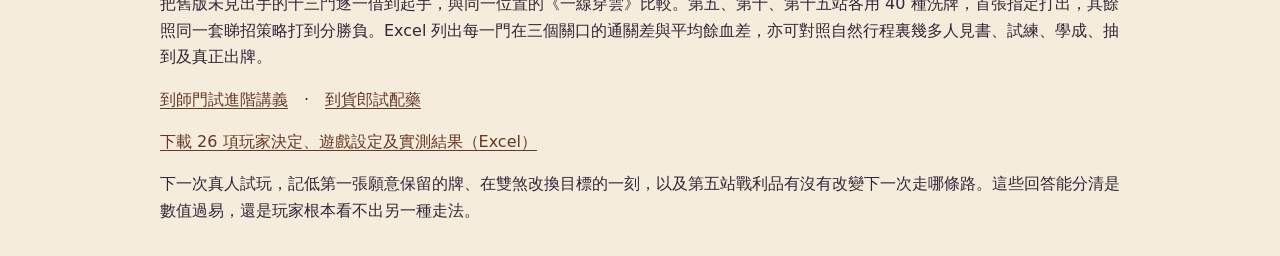
<file: wuxia-climb/ferry/experiments/wudang-tree/balance.html>
<!doctype html><html lang="zh-Hant"><meta charset="utf-8"><meta name="viewport" content="width=device-width,initial-scale=1"><title>關口試招與平衡手記</title><style>body{margin:0 auto;max-width:60rem;padding:1rem;background:#f5ecdb;color:#342638;font:16px/1.65 system-ui,sans-serif}h1,h2{font-family:serif}h2{margin-top:2rem}a{color:#653725;text-underline-offset:3px}.scroll{overflow-x:auto}table{border-collapse:collapse;font-size:.93rem}th,td{border-bottom:1px solid #b7a585;padding:.4rem .65rem;text-align:left}th{color:#4c3427}nav{display:flex;gap:.7rem 1rem;flex-wrap:wrap}nav a{padding:.3rem .5rem;background:#e9d8b6}</style><main><h1>四個關口，四次試招</h1><nav><a href="journey.html?preview=fight&amp;gate=1">第 1 站 · 橋頭試劍</a><a href="journey.html?preview=fight&amp;gate=5">第 5 站 · 鐵衣堂主</a><a href="journey.html?preview=fight&amp;gate=10">第 10 站 · 雙煞把關</a><a href="journey.html?preview=fight&amp;gate=15">第 15 站 · 守壇劍宗</a></nav><h2>第一步值幾多？</h2><p>每格 160 局，從種子 782193 起，固定路線偏好與出牌策略。空手及同取兩禮只用於比較。新版師父將傳授的武功和一張配套散招教至精練。</p><div class="scroll"><table><thead><tr><th>開局條件</th><th>劍路通關</th><th>護體拳掌通關</th></tr></thead><tbody><tr><td>空手，40 血</td><td>68</td><td>127</td></tr><tr><td>養元丹，46 血</td><td>116</td><td>142</td></tr><tr><td>舊版師傳，40 血</td><td>76</td><td>121</td></tr><tr><td>舊版師傳兼養元丹，46 血</td><td>135</td><td>134</td></tr><tr><td>新版師傳，40 血</td><td>116</td><td>153</td></tr></tbody></table></div><h2>同一手牌，先攻還是先守？</h2><p>由 320 趟新版拜師學劍行程找出可比較的手牌，每趟每種局面最多取一次。在同一目標上，各試一張一費攻牌或護身牌，再用相同策略打完整場。第五、十站只剩一點內力。尾關仍可接招，已可直接擊倒劍宗的手牌另計。</p><div class="scroll"><table><thead><tr><th>試同一手牌</th><th>局面數</th><th>先攻勝</th><th>先守勝</th><th>先攻平均多留氣血</th></tr></thead><tbody><tr><td><a href="journey.html?preview=fight&amp;tempo=counter">第五站 · 反打</a></td><td>130</td><td>130</td><td>129</td><td>0.4</td></tr><tr><td><a href="journey.html?preview=fight&amp;tempo=kill">第十站 · 一招退敵</a></td><td>24</td><td>23</td><td>23</td><td>6.8</td></tr><tr><td><a href="journey.html?preview=fight&amp;tempo=survive">第十站 · 一招未能退敵</a></td><td>140</td><td>124</td><td>122</td><td>0.5</td></tr><tr><td><a href="journey.html?preview=fight&amp;tempo=break">尾關 · 一招破蓄勁</a></td><td>226</td><td>186</td><td>161</td><td>1.4</td></tr><tr><td><a href="journey.html?preview=fight&amp;tempo=short">尾關 · 一招未夠破蓄勁</a></td><td>9</td><td>5</td><td>5</td><td>0.6</td></tr></tbody></table></div><p>點關名即可打當時那一手，重開連結可試另一招。展示手牌優先選能看見兩種後果的例子。表內計入全部符合條件的局面，連落敗也算。</p><p>四個入口取自同一趟拜師學劍的實際自動行程（種子 10001）。入關時保留一路帶來的氣血、藥物、藏書與牌組。重新開啟即可用同一手牌再試，正式存檔照舊。</p><h2>怎樣讀一關的難度</h2><p>先問玩家面前有哪兩個做法，再看代價。第一站讓人過關，但直攻與拆招應留下不同氣血。試一次只顧出劍，再試一次留牌，觀察同一關的下一手牌。</p><div class="scroll"><table><thead><tr><th>關口</th><th>要做的決定</th><th>優先攻擊</th><th>看招劍路</th><th>護體拳掌</th></tr></thead><tbody><tr><td><a href="journey.html?preview=fight&amp;gate=1">第 1 站</a></td><td>能否攔住劍傷，又留一張攻牌給下一回合？</td><td>6.3 ／ 2</td><td>1.9 ／ 2.2</td><td>1.9 ／ 2.2</td></tr><tr><td><a href="journey.html?preview=fight&amp;gate=5">第 5 站</a></td><td>肯唔肯在反打時收手？蓄勁時還有足夠攻勢破招嗎？</td><td>35.2 ／ 4.6</td><td>23.3 ／ 6.4</td><td>11.4 ／ 9.9</td></tr><tr><td><a href="journey.html?preview=fight&amp;gate=10">第 10 站</a></td><td>先打落劍傷的青煞，還是先打會製造破綻、截脈的白煞？</td><td>26.4 ／ 3.7</td><td>22.2 ／ 4.5</td><td>10.3 ／ 6.1</td></tr><tr><td><a href="journey.html?preview=fight&amp;gate=15">第 15 站</a></td><td>重出同一招會被識破。能否用別門功夫打斷蓄勁，保住下一手？</td><td>37.4 ／ 5</td><td>30.7 ／ 6.4</td><td>13.2 ／ 9.2</td></tr></tbody></table></div><p>數字依次是入關至離關平均淨失血、平均回合。淨失血包含用藥及戰中回血，計入勝敗兩方，以實際到站者為分母。</p><h2>同一批起點，哪些打法過得到？</h2><p>每組 160 趟，種子 604711–604870。首欄是改動前後的全程勝局。每關的兩個數字是勝出／到站，早已止步的人不會計入下關。</p><div class="scroll"><table><thead><tr><th>打法</th><th>全程勝局　舊 → 新</th><th>第 1 站</th><th>第 5 站</th><th>第 10 站</th><th>第 15 站</th></tr></thead><tbody><tr><td>優先攻擊</td><td>29 → 29</td><td>160／160</td><td>109／160</td><td>66／106</td><td>29／66</td></tr><tr><td>看招・走劍路</td><td>131 → 131</td><td>160／160</td><td>155／160</td><td>142／155</td><td>131／142</td></tr><tr><td>看招・護體拳掌</td><td>148 → 148</td><td>160／160</td><td>153／160</td><td>150／153</td><td>148／150</td></tr><tr><td>隨機出牌</td><td>0 → 0</td><td>160／160</td><td>54／160</td><td>4／49</td><td>0／4</td></tr><tr><td>看招・只用散學</td><td>2 → 2</td><td>160／160</td><td>104／160</td><td>61／104</td><td>2／61</td></tr><tr><td>拜師學劍開局</td><td>78 → 117</td><td>160／160</td><td>157／160</td><td>141／157</td><td>117／141</td></tr><tr><td>拜師學掌開局</td><td>118 → 153</td><td>160／160</td><td>158／160</td><td>155／158</td><td>153／155</td></tr></tbody></table></div><p>首五組選氣血開局，後兩組改用拜師贈禮。自動玩家偏走客棧、師門，略過購物，用相同藥物規則。看招打法以一個敵方回合估算出牌價值；劍路與拳掌各自優先揀相關秘笈與裝備。數據尚未量到真人理解來招的時間，亦未遍試所有路線。</p><h2>每場帶走甚麼？</h2><div class="scroll"><table><thead><tr><th>得勝處</th><th>銅錢</th><th>歷練</th><th>書案</th><th>藥物</th></tr></thead><tbody><tr><td>首場</td><td>5–9</td><td>5–9</td><td>必有</td><td>45%</td></tr><tr><td>普通比武</td><td>5–9</td><td>5–9</td><td>65%</td><td>45%</td></tr><tr><td>鐵衣客、雙人合擊</td><td>8–13</td><td>8–12</td><td>82%</td><td>60%</td></tr><tr><td>第 5、10 站</td><td>13–19</td><td>14–19</td><td>必有</td><td>80%</td></tr><tr><td>第 15 站</td><td>通關</td><td>結算</td><td>—</td><td>—</td></tr></tbody></table></div><p>一般戰鬥沒書，下次正常戰後所得必有書。山洞追兵另計：突圍只得 4 歷練，保留先前搜得的抄本。每次書案仍可五選二。首戰及兩個守關保證提供尚未領過的戰後選裝；其他普通／較難比武分別有 25%／55% 機會，已領過一件便不重出。巡山旗主沿用守關獎勵。第 5、10 站另可擇一件守關信物或裝備。勝後逐項領取，離開時留下其餘。</p><p>劍路樣本共 772 次進入戰後所得：709 次有書、499 次有藥、457 次可選裝備或信物。抵達終站的劍路角色學成中位數 9 門，中間八成約 7–11 門。</p><h2>翻牌與翻書</h2><p>《吐納》起手必來，一場只用一次。《踏浪步》可以留到下一回合，等有攻牌才使對手露出破綻。角色身上的「氣短」會削弱攻勢；手上的《岔氣》佔一個抽牌位，收勢便散。《劍傷》會跟著棄牌再抽回，完全擋住帶傷的攻擊便可避免。對識招的敵人，同名攻招每重用一次，每擊再少 1 點，最多減 3 點。</p><p><a href="balance-cards.csv">下載牌表與關鍵詞（Excel CSV）</a>　·　<a href="journey.html?preview=books&amp;sample=grades">翻閱五本不同品級的秘笈</a>　·　<a href="journey.html">開始或繼續行程</a></p><h2>貨郎路線（上輪配對實測）</h2><p>每行 160 局。種子以同一組編號乘 2654435761 取低 32 位。共用劍路打法、氣血贈禮和路線；首行在山洞取四文，貨郎先買裝備，餘錢買藥。以下每行只改一項決策；走旗主則連後續可達路線一併改變。各政策看得到嘅手牌和戰後所得會隨行程分歧。</p><div class="scroll"><table><thead><tr><th>只改這一項</th><th>舊版通關</th><th>新版通關</th><th>新版較首行多贏／少贏的開局</th><th>平均剩錢</th></tr></thead><tbody><tr><td>貨郎先買長用裝備</td><td>149</td><td>142</td><td>0 ／ 0</td><td>14.1</td></tr><tr><td>貨郎先買藥</td><td>156</td><td>143</td><td>8 ／ 7</td><td>18.7</td></tr><tr><td>只買藥物</td><td>144</td><td>132</td><td>5 ／ 15</td><td>42.4</td></tr><tr><td>只買裝備及信物</td><td>140</td><td>137</td><td>0 ／ 5</td><td>21.2</td></tr><tr><td>保留盤纏</td><td>88</td><td>88</td><td>0 ／ 54</td><td>67.9</td></tr></tbody></table></div><p>多贏與少贏分開數：兩種打法總勝數相同，也可能各自在不同起點救回一局。小差距要再試。每攤兩個藥方共用一份藥材，節省下來的盤纏可以買裝備或留下。</p><h2>十三門罕見功法（上輪借招實測）</h2><p>把舊版未見出手的十三門逐一借到起手，與同一位置的《一線穿雲》比較。第五、第十、第十五站各用 40 種洗牌，首張指定打出，其餘照同一套睇招策略打到分勝負。Excel 列出每一門在三個關口的通關差與平均餘血差，亦可對照自然行程裏幾多人見書、試練、學成、抽到及真正出牌。</p><p><a href="journey.html?preview=school&amp;sample=advance">到師門試進階講義</a>　·　<a href="journey.html?preview=shop">到貨郎試配藥</a></p><p><a href="balance-decisions.xlsx">下載 26 項玩家決定、遊戲設定及實測結果（Excel）</a></p><p>下一次真人試玩，記低第一張願意保留的牌、在雙煞改換目標的一刻，以及第五站戰利品有沒有改變下一次走哪條路。這些回答能分清是數值過易，還是玩家根本看不出另一種走法。</p></main></html>
</file>
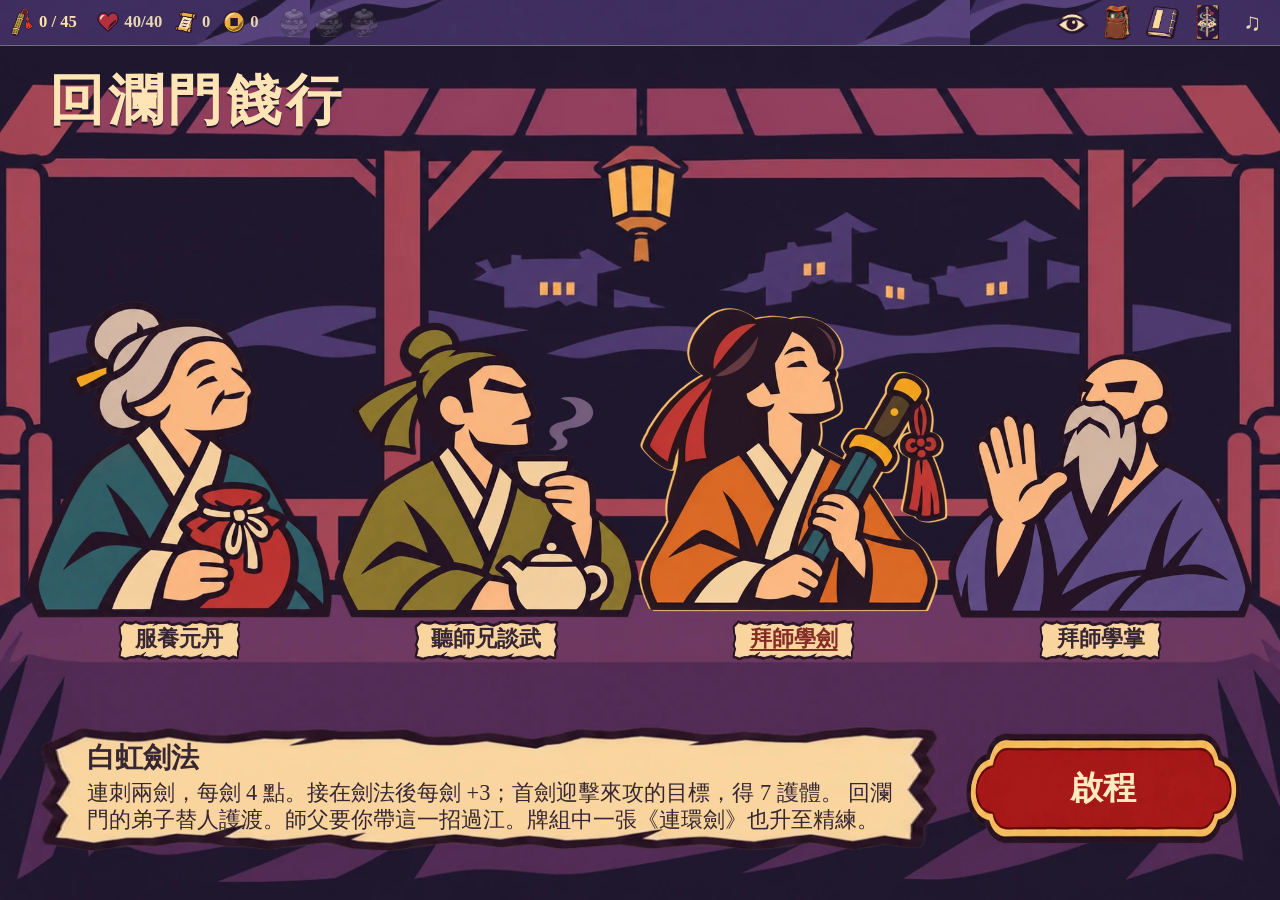
<file: wuxia-climb/ferry/experiments/wudang-tree/journey.html>
<!doctype html><html lang="zh-Hant"><head><meta charset="utf-8"><title>江湖行卷</title><link rel="stylesheet" href="journey-bindery.css?v=1"></head><body><a href="../../../../">進入江湖行卷</a><script>const link=document.querySelector('a');location.replace(link.href+location.search+location.hash)</script></body></html>
</file>
<file: wuxia-climb/ferry/experiments/forward-road/road.css>
*{box-sizing:border-box}html,body,main{margin:0;height:100%;overflow:hidden}body{background:#20201f;color:#fff;font-family:"Songti TC","Noto Serif CJK TC","PMingLiU",serif}main{position:relative;isolation:isolate;background:#222}canvas,#fork{position:absolute;inset:0;width:100%;height:100%}#fork{pointer-events:none}button{font:inherit;color:inherit;cursor:pointer;touch-action:manipulation}button:focus-visible{outline:3px solid white;outline-offset:4px}header,footer{position:absolute;left:0;right:0;display:flex;justify-content:space-between;pointer-events:none;text-shadow:0 2px 5px #111}header{top:0;align-items:flex-start;padding:clamp(15px,3.8vw,46px);background:linear-gradient(#151515bd,transparent)}header small,#eyebrow{letter-spacing:.28em;font-weight:bold}header h1{margin:.12em 0;font-size:clamp(24px,4vw,48px);letter-spacing:.15em}#trail{font-size:clamp(13px,1.7vw,20px);font-weight:bold;text-align:right;white-space:pre-line;line-height:1.65}footer{bottom:0;align-items:end;background:linear-gradient(transparent,#141414d6);padding:35px clamp(12px,3.8vw,45px) max(14px,env(safe-area-inset-bottom));gap:12px}#status{font-size:clamp(15px,1.8vw,23px);font-weight:bold;max-width:80%}#sound{pointer-events:auto;border:1px solid #aaa;background:#252525cd;padding:6px 12px;white-space:nowrap;font-size:14px}.route{position:absolute;background:transparent;border:0;color:#fff;pointer-events:auto;display:flex;justify-content:center;align-items:center;flex-direction:column;transform:translate(-50%,-50%);padding:0;font-weight:700;text-shadow:0 2px 3px #111}.route span{background:#272726;color:#fff;padding:.18em .55em .24em;font-size:clamp(16px,2.35vw,34px);border-block:2px solid #e0dfd7;letter-spacing:.06em;line-height:1.2}.route small{background:#e6e5df;color:#202020;text-shadow:none;font-size:clamp(12px,1.22vw,18px);line-height:1.5;padding:0 .45em}.route:hover span,.route:focus-visible span{background:#efeee8;color:#151515;text-shadow:none}.route:focus-visible{outline-offset:-4px}#plate{position:absolute;inset:0;display:flex;align-items:flex-end;padding:clamp(25px,7vw,96px);background-color:#281b2d;background-position:center;background-size:cover}#plate.intro{background-image:linear-gradient(90deg,#21152cd9,transparent 72%),url(media/departure.webp)}#plate.victory{background-image:linear-gradient(270deg,#21152ce6,transparent 75%),url(media/first-victory.webp);justify-content:flex-end;text-align:right}#plate[hidden]{display:none}#plate>div{max-width:630px}#plate p{color:#ffe7ba;text-shadow:0 2px 5px #281c24}#eyebrow{font-size:clamp(16px,2vw,26px)}#plate h2{font-size:clamp(40px,9vw,118px);line-height:1.1;letter-spacing:.06em;color:#f7e0ad;margin:.1em 0}.actions{display:flex;gap:18px;align-items:center;flex-wrap:wrap;margin-top:25px}.victory .actions{justify-content:flex-end}.actions button{background:#7e372d;border:2px solid #e8be80;padding:.45em 1.12em;font-weight:700;border-radius:2px;color:#ffedcb}.actions button+button{background:#271d2bbf;border:1px solid #9d8170;font-size:.88em}
@media(max-aspect-ratio:4/5){#plate{background-position:58% center;padding-bottom:12vh}#plate.intro{background-image:linear-gradient(0deg,#21152cf2,transparent 84%),url(media/departure.webp)}#plate.victory{background-position:30% center}.route span{font-size:16px}.route small{font-size:12px}footer{min-height:15%}}
.end-actions{position:absolute;bottom:20%;left:50%;transform:translateX(-50%);pointer-events:auto;justify-content:center;width:90%}.end-actions button,.end-actions button+button{background:#252525;color:#fff;border:1px solid #ccc}
.route.far{pointer-events:none}.route.far span,.route.far small{transform:scale(var(--depth));transform-origin:50% 100%}.route.far small{transform-origin:50% 0}
.view-tools{display:flex;align-items:center;gap:.55em;pointer-events:auto;white-space:nowrap}.view-tools button{background:#282726dc;border:1px solid #aaa;padding:6px 10px;font-size:14px}
[data-look=ink] header,[data-look=ink] footer{color:#ffe7b5;text-shadow:0 2px 4px #311b35}
[data-look=ink] header{background:linear-gradient(#332037ac,transparent)}[data-look=ink] footer{background:linear-gradient(transparent,#26192de6)}
[data-look=ink] .route span{color:#ffe3a7;background:#4b2c3c;border:0;box-shadow:inset 0 2px #bd8d55,inset 0 -2px #b97e49;padding:.18em .6em .25em;clip-path:polygon(4% 0,98% 3%,100% 76%,96% 100%,2% 95%,0 28%);text-shadow:0 2px #362136}
[data-look=ink] .route small{background:#ecd1a0;color:#402b36;clip-path:polygon(0 3%,98% 0,100% 87%,4% 100%);padding:.05em .55em}
[data-look=ink] .route:is(:hover,:focus-visible) span{background:#993f36;color:#fff2c4}
[data-look=ink] .route:focus-visible{outline:0}[data-look=ink] .route:focus-visible small{box-shadow:inset 0 -3px #be412f}
[data-look=ink] .view-tools button,[data-look=ink] .end-actions button{background:#432938;color:#ffe5b2;border:1px solid #bc9368}
@media(max-width:550px){.view-tools{gap:4px}.view-tools button,#sound{font-size:12px;padding:6px}.route small{white-space:nowrap}footer{gap:6px}}
[data-look=ink] .route{transform:translate(-50%,-87%);justify-content:flex-end}[data-look=ink] .route span{font-size:clamp(16px,1.85vw,28px)}

@media(pointer:coarse){
 #stage{height:100dvh}
 header{padding-top:max(16px,env(safe-area-inset-top));padding-inline:max(16px,env(safe-area-inset-left)) max(16px,env(safe-area-inset-right))}
 #foot{padding-inline:max(12px,env(safe-area-inset-left)) max(12px,env(safe-area-inset-right))}
 .actions button,.view-tools button,#sound{min-height:44px}
}
@media(max-width:550px) and (orientation:portrait){
 #foot{align-items:flex-start;flex-direction:column;justify-content:flex-end}
 #status{max-width:100%}.view-tools{align-self:flex-end}
}
</file>
<file: wuxia-climb/ferry/experiments/wudang-tree/lighting/studio.css>
*{box-sizing:border-box}html{color-scheme:dark}body{margin:0;min-height:100svh;background:radial-gradient(ellipse at 48% 0,#413044,#191720 77%);color:#f6e7c8;font-family:"Songti TC","Noto Serif CJK TC",serif}main{max-width:1500px;padding:clamp(12px,3vw,46px);margin:auto}header{display:flex;align-items:baseline;justify-content:space-between;padding-bottom:14px;border-bottom:1px solid #76584b;margin-bottom:18px}h1{font-size:clamp(24px,3vw,42px);margin:0;letter-spacing:.12em}h1 span{font-size:.53em;letter-spacing:.12em;margin-left:.7em;color:#dfa96c}a{color:#e0c4a1;text-underline-offset:.3em}.bench{display:grid;grid-template-columns:minmax(0,2.35fr) minmax(240px,1fr);gap:clamp(16px,2.35vw,38px);align-items:center}.stage{position:relative;background:#201626;box-shadow:0 9px 28px #100d1690}.stage canvas{display:block;width:100%;height:auto}.transport{display:flex;position:absolute;bottom:3%;right:2%;gap:5px}button{border:1px solid #8f735e;color:#efdcba;background:#322633ed;padding:8px 18px;font-weight:700;font-family:inherit;font-size:16px;min-height:44px;cursor:pointer}button:focus-visible,a:focus-visible,input:focus-visible{outline:2px solid #ffe4a5;outline-offset:2px}.choices{display:flex;margin-bottom:20px}.choices button{flex:1}.choices [aria-pressed=true]{background:#e8c994;color:#3c2530}.choices button+button{border-left:0}label{font-size:17px;font-weight:700}#light{display:block;width:100%;margin:0;height:40px;accent-color:#f0bb76}.ends{display:flex;justify-content:space-between;font-size:13px;color:#dcc6a7}.detail{display:flex;gap:3px;margin-top:22px}.detail figure{position:relative;flex:1;min-width:0;margin:0}.detail canvas{display:block;width:100%;height:auto}.detail figcaption{position:absolute;bottom:0;left:0;background:#2d2033dc;padding:2px 9px;color:#fff0c7;font-size:13px}p{font-size:15px;line-height:1.6;color:#e3d0b4;margin:9px 0}
@media(max-width:720px) and (orientation:portrait){main{padding:max(14px,env(safe-area-inset-top)) 12px max(14px,env(safe-area-inset-bottom))}.bench{grid-template-columns:1fr;gap:15px}.choices{margin-bottom:14px}.detail{margin-top:14px}.transport button{min-height:40px;font-size:14px;padding:4px 12px}.stage{margin-inline:-12px}header{margin-bottom:12px}.detail canvas{max-height:19svh;object-fit:cover}}
@media(orientation:landscape) and (max-height:500px){main{padding:6px 12px}header{padding-bottom:3px;margin:0 0 4px}h1{font-size:21px}.bench{grid-template-columns:minmax(0,1fr) 34%;gap:12px}.stage canvas{max-height:calc(100svh - 48px);object-fit:contain}.choices{margin-bottom:4px}.detail{margin-top:5px}.detail canvas{max-height:22svh;object-fit:cover}p{font-size:13px;margin:2px 0}}
</file>
<file: wuxia-climb/ferry/experiments/huilan/study.css>
@import url("art-library/support.css");
:root{color-scheme:dark;--gold:#eac98d;--cream:#f7e9d0;--paper:#ebddbd;--ink:#30271d;--serif:"Songti TC","STSong","PMingLiU",serif;--parchment:linear-gradient(#eed9b3,#ead1a6);font:15px/1.55 "PingFang TC","Microsoft JhengHei",sans-serif}
*{box-sizing:border-box}body{margin:0;color:var(--cream);min-height:100svh;background:linear-gradient(140deg,#0c211ce8,#152d26ab 60%,#081914df),var(--art-journey-cloth) center/380px}
header,footer{display:flex;align-items:center;gap:18px;padding:8px max(16px,calc((100vw - 1120px)/2));background:#35271e var(--art-journey-cloth) center/580px;border-block:2px ridge #907344}
.brand,.purse,nav,.actions,.deck-actions,.copy,.under,.receipt>div:last-child{display:flex;align-items:center;gap:9px}.brand img,.purse img{width:38px;height:38px;object-fit:cover;border-radius:50%;border:2px ridge #c39b62}.purse{margin-left:auto;white-space:nowrap;color:var(--gold)}.purse img{width:27px;height:27px}
h1,h2,h3,button,.purse,.under{font-family:var(--serif)}h1,h2,h3,p{margin:0}h1{font-size:25px;letter-spacing:.12em;color:var(--gold)}h2{font-size:clamp(25px,3vw,39px);letter-spacing:.08em;line-height:1.25}h3{font-size:24px;line-height:1.25}button{cursor:pointer;color:inherit;font-weight:700;font-size:15px;border:1px solid #b19768;background:transparent;padding:6px 13px;border-radius:2px}button:hover:enabled,button:focus-visible{outline:2px solid #edcb8d;outline-offset:1px}button:disabled{opacity:.58;cursor:default}nav button,footer button,.link{border:0;border-bottom:1px solid #a68b5c77;padding:6px 10px}nav [aria-current=true]{color:var(--gold);border-bottom:2px solid var(--gold)}
main{max-width:1160px;margin:auto;padding:clamp(13px,2.2vw,30px) clamp(12px,2vw,24px)}.heading,.receipt,.under,.copy{display:flex;align-items:center;justify-content:space-between;gap:16px}.heading{margin-bottom:18px}.heading small,.detail small,.leaf-text>small{color:var(--gold);font:700 13px var(--serif);letter-spacing:.12em}.heading p{max-width:38em;color:#d8d4ba}
.rewards{display:grid;grid-template-columns:repeat(3,minmax(0,1fr));gap:clamp(8px,2vw,26px)}.leaf,.detail,dialog{background:var(--paper) var(--parchment) center/cover;color:var(--ink);border:3px double #ad8b50;box-shadow:0 5px 14px #0005}.leaf{min-width:0;overflow:hidden;border-radius:5px 5px 11px 3px;display:flex;flex-direction:column}.leaf.passed{opacity:.57}.leaf-art{position:relative;height:clamp(95px,17vw,184px);background-size:cover;background-position:center 43%;border-bottom:3px double #ac874d}.leaf-art span{position:absolute;right:8px;bottom:6px;background:#142721e8;color:#ffe5ac;padding:2px 7px;font:700 13px var(--serif)}.leaf-text{padding:12px clamp(9px,1.5vw,20px) 16px;display:flex;flex-direction:column;flex:1}.leaf-text>small,.detail small{color:#645735}.leaf-text p{margin:7px 0;flex:1}.ownership{padding:8px 0;color:#5a503d;font-size:13px;border-top:1px solid #8f754975}.primary{color:#feefd3;border:2px ridge #97744d;background:#254c3b var(--art-hero-plaque) center/100% 100%;padding:9px 22px}.receipt{border-left:3px solid #d6b574;padding:9px 12px;margin-top:16px;background:#14221dcc}.under{padding:12px 0}.under button,.actions{flex-wrap:wrap}.detail{display:flex;align-items:stretch;gap:16px;margin-bottom:13px;padding:12px}.mini-art{width:114px;flex:none;min-height:100px;background-size:cover;background-position:center;border:2px solid #947142}.detail p{font-size:14px;margin:2px 0}.actions{margin-top:6px}.detail button:not(.primary),dialog button:not(.primary){border-color:#755e3f;color:#352c21}
.deckgrid{display:grid;grid-template-columns:repeat(auto-fill,minmax(135px,1fr));gap:14px;margin-top:14px}.deckcard{border:0;padding:2px;max-width:182px}.deckcard>span{display:block;margin:5px 0}.print{aspect-ratio:2/3;position:relative;container-type:inline-size;background:var(--print-frame,var(--art-frame-common)) center/100% 100%,var(--ill) center 22%/96% 47% no-repeat;text-align:center;color:var(--ink)}.精良{--print-frame:var(--art-frame-fine)}.稀有{--print-frame:var(--art-frame-rare)}.傷勢{--print-frame:var(--art-frame-injury)}.普通{--tint:#b9afa0}.精良{--tint:#448bba}.稀有{--tint:#dc9d30}.print>*{position:absolute;left:8%;right:8%}.print strong{top:4%;left:18%;font:bold 10cqw var(--serif)}.print i{top:0;left:0;right:auto;width:22%;aspect-ratio:1;border-radius:50%;border:2px ridge #ccb67e;background:#225b50;color:white;font:700 13cqw/1.45 Georgia}.print em{top:59%;font:700 8cqw var(--serif)}.print p{top:68%;font:600 8cqw/1.25 sans-serif}.print small{top:91%;color:white;font:700 7cqw var(--serif);text-shadow:0 1px 3px black}.sample{border-left:3px solid var(--gold);padding:8px 12px;margin-top:8px}.sample strong{color:var(--gold)}footer{min-height:40px;font-size:13px}footer button{margin-left:auto;white-space:nowrap}dialog{max-width:min(490px,94vw);max-height:85svh;padding:18px 22px}dialog::backdrop{background:#05130fd4}dialog p{margin:9px 0}dialog a{color:#274f42}dialog form{text-align:right;margin-top:12px}.copy{margin:7px 0}button:focus-visible{outline-offset:1px}[hidden]{display:none!important}
@media(max-width:620px){header{gap:5px;padding:5px 7px;flex-wrap:wrap}h1{font-size:19px}.brand img{width:25px;height:25px}nav{gap:1px}nav button{font-size:13px;padding:6px}.purse{gap:2px}.purse img{width:18px;height:18px}.heading,.receipt{align-items:flex-start;flex-direction:column;gap:6px}.heading{margin-bottom:8px}.rewards{gap:6px}.leaf-art{height:88px}.leaf-text{padding:6px}.leaf h3{font-size:17px}.leaf-text p,.ownership,.leaf-art span{font-size:11px}.leaf .primary{font-size:13px;padding:7px 0}.leaf-art span{right:2px;bottom:2px}.leaf-text>small{font-size:10px}.mini-art{width:65px}.detail{gap:8px;padding:8px}.deckgrid{grid-template-columns:repeat(3,1fr);gap:5px}}
@media(orientation:landscape) and (max-height:540px){header{padding:2px 12px}.brand img{width:26px;height:26px}h1{font-size:20px}main{padding:7px 15px}.heading{margin-bottom:6px}.heading small{font-size:11px}h2{font-size:23px}.leaf-art{height:68px}.leaf-text{padding:5px 10px}.leaf-text>small{display:none}.leaf h3{font-size:18px}.leaf-text p,.ownership{font-size:12px;margin:2px 0;padding:1px 0}.leaf .primary{padding:5px}.under,.receipt{padding:3px 8px;margin:3px 0}footer{min-height:24px;padding-block:1px}.map{max-height:55svh}.detail p{font-size:12px}.detail{padding:6px}.detail h3{font-size:19px}.mini-art{min-height:70px}.actions button{padding:4px 12px}}

.leaf .primary{border:0;border-image:var(--art-hero-plaque) 35% 14% fill / 10px 17px stretch;background:#283c30}

/* The sect register fills one landscape screen. Rank and discipline labels
   stay in the same physical position when the selected technique changes. */
body.studying {
  --ivory:#ece2ca; --brass:#d4b780; --hairline:#ac987347;
  color:var(--ivory);background:#142327;
  background-image:linear-gradient(105deg,#121f24ed,#203236e8),var(--art-journey-cloth);
  background-size:cover,460px;
}
.studying header{display:none}
.studying main{max-width:1550px;margin:auto;padding:0 clamp(16px,2.4vw,42px)}
#tree{scroll-margin-top:120px}
.sect-heading{height:clamp(72px,13svh,132px);display:flex;align-items:center;justify-content:space-between;position:relative;isolation:isolate;border-bottom:3px double var(--hairline)}
.sect-heading:before{content:"";position:absolute;z-index:-1;inset:0 10% 0 12%;background:var(--art-ridge) center 29%/cover;filter:grayscale(.48);opacity:.48;mask-image:linear-gradient(90deg,transparent,#000 27%,#000 68%,transparent)}
.sect-heading small,.detail-grade{font:600 15px var(--serif);letter-spacing:.2em;color:var(--brass)}
.sect-heading h2{font:700 clamp(34px,4.1vw,58px)/1.13 var(--serif);letter-spacing:.15em;color:#fff3d6}
.sect-nav{display:flex;gap:12px}.exit-link{padding:5px 1px;border:0;border-bottom:1px solid var(--hairline);font:600 16px var(--serif);color:#eee1c4}
.sect-body{display:grid;grid-template-columns:minmax(0,2.95fr) minmax(0,1fr);gap:clamp(14px,1.7vw,28px);padding-top:14px}
.register{min-width:0}.shelf{overflow-x:auto}
.register table{width:100%;table-layout:fixed;border-collapse:separate;border-spacing:5px 4px;font-family:var(--serif);line-height:1.15}
.discipline-column{width:5%}.register th{font-weight:600;text-align:center}
.register thead th{height:20px;font-size:15px;letter-spacing:.08em;color:var(--edge,var(--ivory))}
.register .tier-bands th{font-size:13px;letter-spacing:.28em;height:22px;color:var(--edge);background:linear-gradient(90deg,transparent,var(--wash) 25% 75%,transparent)}
.register tbody th{font-size:17px;letter-spacing:.07em;color:var(--brass);white-space:nowrap}
.register td{padding:0;vertical-align:middle}
.tier-common{--edge:#acc0c8;--wash:#374850;--field:#28373e}
.tier-fine{--edge:#80c7ad;--wash:#274d43;--field:#1c3a33}
.tier-rare{--edge:#e4b669;--wash:#584526;--field:#413420}
.technique{position:relative;isolation:isolate;container-type:inline-size;display:flex;flex-direction:column;align-items:center;justify-content:flex-end;gap:2px;width:100%;height:clamp(44px,calc((100svh - clamp(72px,13svh,132px) - 188px)/7),100px);padding:4px 2px 6px;border:0;border-radius:0;color:var(--ivory);background:linear-gradient(142deg,var(--field),#141a1b 80%);clip-path:polygon(8% 0,92% 0,100% 9%,100% 91%,92% 100%,8% 100%,0 91%,0 9%);}
.technique::before{content:"";position:absolute;inset:0;pointer-events:none;background:var(--edge);mask:var(--art-inlay) center/100% 100%;opacity:.88}
.tech-mark{display:block;height:clamp(20px,calc((100svh - 360px)/9),60px);aspect-ratio:1;background-size:500% 500%;background-repeat:no-repeat;mix-blend-mode:lighten}
.technique b{max-width:100%;font:600 clamp(11px,1.1vw,17px)/1.16 var(--serif);color:#f4eada;white-space:nowrap;text-shadow:0 1px 2px #000}
.technique:hover:enabled,.technique:focus-visible,.technique[aria-pressed=true]{outline:0;background:linear-gradient(155deg,var(--wash),#293336)}
.technique[aria-pressed=true]::after,.technique:focus-visible::after{content:"";position:absolute;pointer-events:none;inset:3px;background:#fff3cd;mask:var(--art-inlay) center/100% 100%}
.ownership-mark,.ancestor{position:absolute;z-index:1;font:600 11px/1.2 "PingFang TC",sans-serif;text-shadow:0 1px #000}
.ownership-mark{top:5px;right:6px;color:#d3d7cf;background:#172223e8;padding:0 2px}
[data-state=mastered] .ownership-mark,[data-state=ready] .ownership-mark,[data-state=waiting] .ownership-mark{border:1px solid;padding:1px 3px}
[data-state=mastered] .ownership-mark{background:#763d32;border-color:#d49b7f;color:#fff0cd}
[data-state=ready] .ownership-mark{background:#e4d1a0;border-color:#fff3cf;color:#322c20;text-shadow:none}
[data-state=waiting] .ownership-mark{border-color:#9b8e79}
[data-state=partial] .ownership-mark{color:#fff5c4}
.ancestor{top:5px;left:6px;color:#fff1c6}
.register-key{display:flex;align-items:center;gap:clamp(7px,1.2vw,18px);padding:7px 4px;font:14px var(--serif);color:#d2c7ae}.register-key strong{color:var(--brass);margin-right:auto}
.skill-detail{min-width:0;align-self:start;border:1px solid var(--hairline);background:#19292c;box-shadow:0 4px 20px #0002}
.skill-image{height:clamp(110px,21svh,228px);background-size:cover;background-position:center 34%;border-bottom:2px solid #96845f}
.detail-copy{padding:clamp(12px,1.35vw,23px);font:15px/1.52 "PingFang TC",sans-serif}
.skill-detail h3{font:700 clamp(23px,2.35vw,36px)/1.3 var(--serif);margin:4px 0 9px}
.margin-note{font:16px/1.65 var(--serif);color:#dfd2b5}
.skill-detail dl{display:grid;grid-template-columns:auto 1fr;gap:4px 14px;border-block:1px solid var(--hairline);padding:11px 0;margin:14px 0}
.skill-detail dt,.skill-detail h4,.skill-detail dl small{color:var(--brass)}.skill-detail dd{margin:0}.skill-detail dd small{margin-left:.5em;white-space:nowrap}
.parent-link{padding:0;border:0;border-bottom:1px dotted #a58a59;font:inherit}
.skill-detail h4{font:600 17px var(--serif);margin:0 0 3px}.skill-detail h4 small{font:13px sans-serif;color:#c8c9b9}
.refine-rule{margin-top:6px;color:#d8caad;font-size:14px}.practice-actions{display:flex;flex-wrap:wrap;gap:7px;margin-top:15px}
.practice-actions button{border:1px solid #ad9261;padding:5px 9px;font-size:15px}.practice-actions .primary{background:#44574b}.practice-actions button:disabled{background:transparent;color:#d1cbbd}
.studying footer{max-width:1550px;margin:auto;min-height:32px;padding:2px clamp(16px,2.4vw,42px);background:transparent;border:0;color:#cfbf9d}
@media(orientation:landscape) and (max-height:640px){
 .studying main{padding:0 9px}.sect-heading{height:40px}.sect-heading>div:first-child{display:flex;align-items:baseline;gap:9px}.sect-heading h2{font-size:25px}.sect-heading small,.exit-link{font-size:13px}.sect-body{gap:9px;padding-top:4px}
 .register table{border-spacing:2px 1px}.register thead th,.register .tier-bands th{height:14px;font-size:10px}.register tbody th{font-size:12px}
 .technique{height:clamp(27px,calc((100svh - 120px)/7),63px);padding:1px 0 3px;gap:0}.tech-mark{height:clamp(14px,calc((100svh - 226px)/7),39px)}
 .technique b{font-size:clamp(9px,1.1vw,13px)}.ownership-mark,.ancestor{font-size:8px;top:2px}.ownership-mark{right:3px}.ancestor{left:4px}
 .register-key{font-size:10px;gap:5px;padding:3px 0}
 .skill-image{height:clamp(43px,12svh,74px)}.detail-copy{padding:6px 8px;font-size:12px;line-height:1.35}.detail-grade,.skill-detail h4,.margin-note{font-size:12px}.skill-detail h3{font-size:20px;margin:2px 0}.skill-detail dl{margin:4px 0;padding:4px 0;gap:2px 5px}.practice-actions{margin-top:5px;gap:3px}.practice-actions button{padding:3px 5px;font-size:12px}.refine-rule,.skill-detail h4 small{font-size:11px}.studying footer{min-height:18px;padding:0 10px;font-size:11px}.studying footer button{font-size:11px;padding:0 3px}
}
@media(max-width:650px) and (orientation:portrait){
 .sect-body{grid-template-columns:1fr;gap:5px}.studying main{padding:0 6px}.sect-heading{height:78px}.sect-nav{gap:7px}.exit-link{font-size:13px}.register table{min-width:650px;border-spacing:3px}.register thead th,.register tbody th{font-size:13px}.register tbody th{position:sticky;left:0;z-index:2;background:#17262a}.technique{height:62px}.tech-mark{height:34px}.technique b{font-size:10px}.register-key{flex-wrap:wrap;font-size:11px;gap:6px}.skill-image{height:130px}.owned,.ancestor{font-size:9px;right:0;top:0}.ancestor{left:0;right:auto}
}
.sect-nav{align-items:center}.balance{font:600 14px var(--serif);color:var(--brass)}

.technique b{font-size:min(clamp(12px,1.13vw,17px),calc(94cqw / var(--letters)));letter-spacing:0}
.technique[data-state="missing"] .ownership-mark{color:#abb3ae}
.technique[aria-pressed="true"]{background:linear-gradient(145deg,#6a6551,#393c33 50%,#272d29)}
.skill-image{position:relative}.detail-emblem{position:absolute;bottom:8px;left:10px;display:grid;place-items:center;width:58px;aspect-ratio:1;isolation:isolate;background:#152025;clip-path:polygon(8% 0,92% 0,100% 8%,100% 92%,92% 100%,8% 100%,0 92%,0 8%)}
.detail-emblem::after{content:"";position:absolute;inset:0;background:var(--edge);mask:var(--art-inlay) center/100% 100%}.detail-emblem .tech-mark{height:82%}
@media(orientation:landscape) and (max-height:640px){.detail-emblem{width:32px;bottom:4px;left:5px}.technique b{font-size:min(clamp(9px,1.1vw,13px),calc(94cqw / var(--letters)))}}
.tech-mark.sigil{width:auto;fill:none;stroke:#e4dac0;stroke-width:2.4;stroke-linecap:round;stroke-linejoin:round;mix-blend-mode:normal}
.detail-emblem .sigil{width:82%}.ownership-mark:empty{display:none}
.chapters{table-layout:fixed;width:100%;border-collapse:collapse;font:14px/1.45 var(--serif);text-align:center;margin:5px 0}
.chapters th:first-child{width:3em}.chapters th{font-weight:500}.chapters td,.chapters th{padding:2px 0}.chapters td{border:1px solid #8d806640}
.chapters .quality-2{color:#d2efd4;background:#244a3e}.chapters .quality-1{color:#ffe1a5;background:#614c31}.chapters .quality-0{color:#c0c6c3;background:#3a4140}
.book-purse{display:flex;justify-content:space-between;align-items:center;margin:8px 0;color:var(--gold)}.book-price{font-weight:bold;font-size:14px;margin:4px 0}.leaf-text .book-price{flex:0}
@media(orientation:landscape) and (max-height:640px){.studying .chapters{font-size:10px;margin:1px 0}.studying .chapters td,.studying .chapters th{padding:0}.studying .book-price{font-size:11px;margin:0}.studying .margin-note{line-height:1.3}.book-purse{margin:2px 0;font-size:12px}}
.opening-copy{color:#eadab4;font-family:var(--serif)}.book-purse+ .rewards{margin-top:8px}
@media(max-width:600px) and (orientation:portrait){
 #loot .rewards{grid-template-columns:1fr}#loot .leaf{display:grid;grid-template-columns:24% 1fr}#loot .leaf-art{height:100%}#loot .leaf-text{padding:8px 12px}
}
@media(min-width:651px) and (max-height:850px){
 #loot .heading{margin-bottom:5px}#loot .leaf-art{height:clamp(60px,15svh,120px)}#loot .leaf-text{padding-block:8px}#loot .book-purse{margin:4px 0}
}
@media(orientation:landscape) and (max-height:500px){
 #loot .leaf-art{height:42px}#loot .opening-copy{font-size:11px}#loot .chapters,#loot .book-price{font-size:10px;line-height:1.2;margin:2px 0}
 #loot .chapters td,#loot .chapters th{padding:0}#loot .book-purse button{font-size:11px;padding:2px 6px}#loot .book-purse+.rewards{margin-top:2px}
 #loot .leaf-text{padding:3px 6px}#loot .receipt,#loot .under{font-size:11px}
}

/* The victory list and the manuscript spread are two successive game screens. */
body:has(#loot:not([hidden])){background:linear-gradient(90deg,#100f0bd6,#171711a8 50%,#100f0be0),var(--art-court) center/cover fixed}
.bag-stage{min-height:min(660px,calc(100svh - 160px));display:grid;place-items:center}
.bag-scroll{width:min(510px,100%);padding:clamp(16px,2.7vw,36px);background:linear-gradient(145deg,#172723f5,#1b2423f5),var(--art-journey-cloth);border:3px double #aa9066;box-shadow:0 18px 48px #0008;text-align:center}
.bag-round,.pick-heading>small{font:600 14px var(--serif);letter-spacing:.2em;color:#dbc597}.bag-scroll h2,.pick-heading h2{margin:3px 0 6px;font-size:clamp(27px,3.6vw,43px);color:#fff0d0}.bag-instruction,.pick-heading p{font-size:14px;color:#d4cbb4}
.prize-list{display:grid;gap:7px;margin:19px 0 12px}.prize{width:100%;display:grid;grid-template-columns:43px 1fr auto 58px;align-items:center;gap:10px;text-align:left;padding:7px 10px;border:1px solid #9c8866;background:linear-gradient(105deg,#3b463b,#333e35 78%,#2b352e);color:#f1e4c8}
.prize img{width:40px;height:40px;object-fit:cover;border:1px solid #b49b6e}.prize b,.prize small{display:block}.prize b{font-size:19px}.prize small{font:12px/1.35 sans-serif;color:#d0cfbd}.prize i{font:600 13px var(--serif);color:#f3d69d}.prize:disabled{opacity:.72;background:#202a25}.prize:disabled i{color:#d2e5c6}
.bag-wallet{color:#cebfa0;font-size:13px}.bag-depart,.pick-tools{display:flex;gap:14px;justify-content:center;align-items:center;margin-top:13px}
#book-choice{width:min(1050px,96vw);max-width:none;max-height:96svh;padding:clamp(12px,2vw,24px);color:#f1e2be;background:#182826 var(--art-journey-cloth) center/440px;border:3px double #b19461}
#book-choice::backdrop{background:#0b100fe0}.pick-heading{text-align:center;margin-bottom:14px}.tomes{display:grid;grid-template-columns:repeat(3,minmax(0,1fr));gap:clamp(8px,1.7vw,24px)}
.tome{--binding:#58636a;--trim:#c8cacf;position:relative;isolation:isolate;display:flex;flex-direction:column;padding-left:12px;color:#32281e;box-shadow:3px 3px #b3a288,5px 5px #4e4232,0 8px 18px #0007;background:#ecdbb5 linear-gradient(#eed9b3,#ead1a6) center/cover;border:2px solid var(--binding);border-radius:2px 7px 5px 1px}
.grade-mid{--binding:#325a51;--trim:#a6d9bf}.grade-high{--binding:#79572a;--trim:#f4d088}
.tome::before{content:"";position:absolute;left:0;inset-block:0;width:12px;background:repeating-linear-gradient(165deg,transparent 0 35px,#dacaa6 36px 37px,transparent 38px 65px),var(--binding)}
.tome-art{position:relative;height:clamp(80px,15svh,145px);background-position:center 34%;background-size:cover;border-bottom:3px double var(--binding)}
.tome-art span{position:absolute;bottom:4px;right:5px;background:#18221fe8;color:var(--trim);font:700 13px var(--serif);padding:3px 6px}
.tome-body{padding:9px clamp(7px,1vw,14px) 12px;display:flex;flex:1;flex-direction:column}.tome h3{display:flex;align-items:center;gap:5px;font-size:clamp(17px,2vw,27px)}
.tome .sigil{height:29px;stroke:#684938}.tome-move{font-size:14px;line-height:1.45;min-height:2.9em;margin:5px 0}.tome-fraction{display:flex;gap:5px;align-items:baseline;color:#523d26;border-top:1px solid #85705277;padding-top:5px}.tome-fraction b{font:700 30px Georgia}.tome-fraction b small{font-size:17px}.tome-fraction>span{font-size:13px}.copy-odds{margin-left:auto;font-size:11px}
.chapter-strip{display:grid;grid-template-columns:repeat(6,1fr);gap:3px;margin:5px 0}.chapter-chip{display:grid;place-items:center;line-height:1.3;padding:2px;font:bold 16px var(--serif);border:1px solid transparent}.chapter-chip small{font-size:10px;font-weight:400}.chapter-chip.quality-0{background:#d9d0b9;color:#645c4c}.chapter-chip.quality-1{background:#ddc39a;color:#594122}.chapter-chip.quality-2{background:#39564a;color:#f8edd0}.chapter-chip.improved{border-color:#9e3f27;box-shadow:inset 0 -3px #ba5836}
.tome-gain,.requires{font-size:12px}.tome-cost{display:flex;justify-content:space-between;align-items:baseline;margin:8px 0 3px;padding-top:5px;border-top:1px solid #88724a80;font-size:13px}.tome-cost b{font:700 18px var(--serif)}.tome-cost del{font-size:14px;color:#7d6a50}
.tome .tome-take{margin-top:auto;align-self:stretch;border:1px solid var(--binding);background:var(--binding);color:white;padding:5px 2px}.requires{display:block;padding-bottom:9px;color:#594b37}
.tome-take::after{content:"";position:absolute;inset:0;cursor:pointer}.tome:has(.tome-take:hover),.tome:focus-within{outline:2px solid #f5d49c;outline-offset:2px}
#book-choice .pick-tools button{color:#f0e1bb;border-color:#a58960}.odds{margin:10px auto 0;max-width:920px;color:#e1d7bf;font-size:13px}.odds summary{cursor:pointer;text-align:center;color:#dbc699}.odds p,.odds ul{margin:5px}
@media(orientation:landscape) and (max-height:540px){
 .bag-stage{min-height:0}.bag-scroll{padding:7px 14px}.bag-round,.pick-heading>small{font-size:11px}.bag-scroll h2,.pick-heading h2{font-size:24px;margin:1px}.bag-instruction,.pick-heading p{font-size:11px}.prize-list{gap:3px;margin:5px 0}.prize{grid-template-columns:26px 1fr auto 55px;padding:2px 6px}.prize img{width:24px;height:24px}.prize b{font-size:14px}.prize small{font-size:10px}.bag-depart,.pick-tools{margin:4px 0}.bag-depart button,.pick-tools button{padding:3px 6px;font-size:12px}
 #book-choice{padding:5px 10px}.pick-heading{margin-bottom:4px}.tome-art{height:40px}.tome-body{padding:3px 6px}.tome h3{font-size:16px}.tome .sigil{height:16px}.tome-move{font-size:11px;line-height:1.2;min-height:2.4em;margin:1px 0}.tome-fraction{padding-top:1px}.tome-fraction b{font-size:20px}.chapter-strip{margin:2px 0}.chapter-chip{font-size:11px}.chapter-chip small{font-size:9px}.tome-cost{margin:2px 0;padding:0}.requires{padding-bottom:3px}.tome .tome-take{font-size:12px;padding:2px}.odds{margin-top:2px}
}
@media(max-width:640px) and (orientation:portrait){.tomes{grid-template-columns:1fr}.tome{display:grid;grid-template-columns:24% 1fr}.tome-art{height:100%}.prize{gap:5px;grid-template-columns:29px 1fr auto 49px}.prize img{width:27px;height:27px}.prize b{font-size:16px}.pick-tools{flex-wrap:wrap}}
@media(prefers-reduced-motion:no-preference){#book-choice[open] .tome{animation:uncover .24s ease-out both}#book-choice[open] .tome:nth-child(2){animation-delay:.06s}#book-choice[open] .tome:nth-child(3){animation-delay:.12s}@keyframes uncover{from{opacity:0;transform:translateY(8px)}to{opacity:1;transform:translateY(0)}}}
@media(orientation:landscape) and (max-height:540px){
 #book-choice .pick-heading{display:flex;align-items:center;justify-content:center;gap:12px;padding:3px 0}#book-choice .pick-heading>small{display:none}#book-choice .pick-heading p{margin:0}
 #book-choice .tome-gain{margin:1px 0}.tome-cost b{font-size:15px}#book-choice .tome-cost{line-height:1.2}.tome .requires{font-size:11px;line-height:1.3}
}
@media(prefers-reduced-motion:no-preference){
 #book-choice[open] .chapter-chip{animation:reveal-ink .18s ease-out backwards;animation-delay:calc(.13s + var(--chapter)*.045s)}
 @keyframes reveal-ink{from{opacity:0;transform:translateY(-3px)}to{opacity:1;transform:translateY(0)}}
}

.technique[data-state=missing]:not([aria-pressed=true]){background:#161f21}
.technique[data-state=missing]::before{opacity:.40}
.technique[data-state=missing] .sigil{opacity:.35}
.technique[data-state=missing] b{color:#b8bcb3}
.technique[data-state=partial] .sigil,.technique[data-state=waiting] .sigil{opacity:.65}
.technique[data-state=ready]{background:linear-gradient(150deg,#444936,#263833 64%,#182424)}
.technique[data-state=mastered]{background:linear-gradient(145deg,var(--wash),#474134 65%,#302c28)}
.technique[data-state=mastered] .sigil{filter:drop-shadow(0 0 3px var(--edge))}
.cell-odds{position:absolute;left:5px;top:5px;color:#e9ddb6;font:600 10px/1.2 sans-serif}
.key-ready{color:#dfe6b9}.key-mastered{color:#efc6a4}
.practice-quote{margin:7px 0 10px}.practice-quote div{display:flex;justify-content:space-between;align-items:baseline}.practice-quote strong{font:700 21px Georgia,serif;color:#f3d48c}.practice-quote small{display:block;line-height:1.4;color:#ddd5c5}
.practice-quote meter{display:block;width:100%;height:6px;margin:3px 0 5px;appearance:none;background:#101918;border:0}.practice-quote meter::-webkit-meter-bar{height:6px;background:#101918;border:0}.practice-quote meter::-webkit-meter-optimum-value{background:#c8ac6b}.practice-quote meter::-moz-meter-bar{background:#c8ac6b}
.detail-copy .practice-result{padding:5px 8px;border-inline-start:2px solid #b38666;background:#332c28;color:#f2d4b8;font-size:.9em;line-height:1.4}.detail-copy .practice-result.gained{background:#26362f;color:#e6eaca}
@media(max-height:640px) and (orientation:landscape){.practice-quote{margin:3px 0}.practice-quote strong{font-size:14px}.practice-quote meter{margin:1px 0;height:3px}.cell-odds{top:2px;left:4px;font-size:8px}.detail-copy .practice-result{padding:2px 4px}}
@media(max-width:1000px){.cell-odds{top:auto;bottom:20%;left:auto;right:3px;background:#24332c}}
@media(orientation:landscape) and (min-height:641px) and (max-height:900px){
 .skill-image{height:14svh}.skill-detail dl{margin:8px 0;padding:6px 0}.practice-actions{margin-top:8px}
}
@media(orientation:landscape) and (max-height:450px){
 .sect-body{grid-template-columns:minmax(0,2.55fr) minmax(0,1fr)}
 .skill-detail:has(.practice-quote) .skill-image,.skill-detail:has(.practice-result) .skill-image{display:none}
 .practice-quote{margin:2px 0}.skill-detail:has(.practice-result) .margin-note{display:none}
}
.practice-quote .gate-strip{display:grid;grid-template-columns:repeat(6,1fr);gap:2px;margin:4px 0 6px}
.gate-tile{display:grid;text-align:center;background:#203333;border-top:2px solid var(--seal);padding:3px 0}.gate-tile:nth-child(1){--seal:#ada786}.gate-tile:nth-child(2){--seal:#b99177}.gate-tile:nth-child(3){--seal:#80aa9b}.gate-tile:nth-child(4){--seal:#98a7c3}.gate-tile:nth-child(5){--seal:#b099ab}.gate-tile:nth-child(6){--seal:#c7ad76}
.gate-tile b,.gate-tile em,.gate-tile small{font-size:12px;font-style:normal;white-space:nowrap}.gate-tile em{color:#efd6a4}
.roll-log{border-collapse:collapse;width:100%;margin-block:12px;text-align:center}.roll-log caption{padding-bottom:6px;font-size:.9em}.roll-log th,.roll-log td{padding:4px;border-bottom:1px solid #aa8d6060}
@media(orientation:landscape) and (max-height:450px){.gate-tile{padding:0}.gate-tile b,.gate-tile em,.gate-tile small{font-size:10px}}

/* The register is sized by both the nine columns and seven rows. */
.sect-body{grid-template-columns:minmax(0,1.78fr) minmax(0,1fr);align-items:start}
.register{--tile:min(100%,clamp(54px,calc((100svh - 202px)/7),110px))}
.technique{width:var(--tile);height:auto;aspect-ratio:1;margin:auto;clip-path:none;border-radius:3px;overflow:hidden;
 padding:5px 2px 8%;justify-content:flex-end;gap:0;background:radial-gradient(ellipse at 38% 22%,var(--wash),var(--field) 60%,#152020);
 box-shadow:inset 0 0 7px #060f0e9a}
.technique::before,.technique[aria-pressed=true]::after,.technique:focus-visible::after{display:none}
.seal-border{position:absolute;inset:0;width:100%;height:100%;fill:none;stroke:var(--edge);stroke-width:1.35;pointer-events:none}.seal-rim{stroke-width:2}
.technique[data-state=missing] .seal-border{opacity:.62}
.technique[data-state=missing]:not([aria-pressed=true]){background:radial-gradient(ellipse at 45% 26%,var(--field),#172122 80%)}
.technique .sigil{height:49cqw;max-height:50%;stroke-width:2.8;stroke:#ebddba;filter:drop-shadow(0 1px 1px #070f10);margin:auto auto 0}
.technique[data-state=missing] .sigil{opacity:.70}
.technique b{display:block;padding-top:4%;font-family:"Kaiti TC","Songti TC","STSong",serif;font-weight:700;font-size:min(19cqw,calc(94cqw / var(--letters)));text-shadow:0 1px 1px #101616}
.technique[aria-pressed=true],.technique:focus-visible{outline:2px solid #f8db91;outline-offset:-3px}
.technique[aria-pressed=true] .seal-border{stroke:#ffe7a9;opacity:1}
.register table{border-spacing:4px 3px}.skill-image{background-position:center 41%}
.detail-copy .margin-note{font:500 clamp(14px,1.25vw,19px)/1.55 var(--serif);color:#efe1c2}
.shelves{position:relative}.shelves caption{text-align:left;color:var(--brass);font:600 15px var(--serif)}
.shelves caption small{font:11px sans-serif;color:#bdbead;margin-left:8px}
.shelves th:first-child{width:32%;text-align:left}
.edition-tag{display:inline-flex;align-items:center;gap:3px;padding:1px 2px;color:#e5cc9c;border:0;background:transparent;font-size:inherit}
.edition-mark{width:1.4em;height:1.4em;fill:none;stroke:currentColor;stroke-width:1.5;vertical-align:middle}
.edition-note{display:none;position:absolute;left:0;right:0;bottom:100%;z-index:3;background:#efe3c5;color:#392e23;border:1px solid #b49c73;box-shadow:0 4px 12px #0006;padding:9px 12px;font:14px/1.5 var(--serif);text-align:left}
@media(hover:hover){.edition-tag:hover+.edition-note{display:block}}
.edition-tag:focus-visible+.edition-note{display:block}.empty-shelf{color:#bab7a5;font-size:13px;margin:6px 0 10px}
@media(max-height:650px) and (orientation:landscape){
 .sect-body{grid-template-columns:minmax(0,1.65fr) minmax(0,1fr)}
 .register{--tile:min(100%,calc((100svh - 112px)/7))}.register table{border-spacing:2px 1px}
 .detail-copy .margin-note{font-size:12px;line-height:1.35}.skill-detail .chapters{margin:1px 0}
 .technique{padding-bottom:5%}.ownership-mark{top:1px}.technique b{font-size:min(22cqw,calc(96cqw / var(--letters)))}
 .shelves caption,.empty-shelf{font-size:11px}.shelves caption small{font-size:10px}
}
@media(max-width:650px) and (orientation:portrait){.sect-body{grid-template-columns:1fr}.register{--tile:64px}.register table{border-spacing:3px}.detail-copy{padding:15px}}

/* A rubbing on dark silk, with the title set apart from the corner carving. */
.technique::before{display:block;inset:2px;mask:none;opacity:.18;background:var(--art-journey-cloth) center/230px;mix-blend-mode:soft-light;z-index:-1}
.technique[data-state=missing]::before{opacity:.19}
.technique b{position:relative;z-index:1;background:#1e2827e0;line-height:1.18;padding:1px 0;letter-spacing:0}
.technique .sigil{stroke-width:3;filter:drop-shadow(0 -1px .5px #191d18) drop-shadow(0 1px .5px #fbefc755)}
.technique .seal-border{stroke-linejoin:round}.technique[data-state=ready] b,.technique[data-state=mastered] b{color:#fff0ce}
@media(orientation:landscape) and (max-height:450px){
 .skill-detail .detail-copy{padding:4px 7px}.skill-detail .detail-grade{font-size:10px}.skill-detail h3{line-height:1.1}
 .skill-detail .shelves caption{display:none}.skill-detail .shelves thead th:first-child{font-size:0}.skill-detail .shelves thead th:first-child::before{content:"藏書 · 點印查閱";font-size:10px}
 .skill-detail dl{margin:3px 0;padding:2px 0}.skill-detail .practice-quote .gate-strip{margin:2px 0}.skill-detail .practice-actions{margin:3px 0 0}
 .skill-detail .detail-copy h4,.skill-detail .detail-copy>p:not(.margin-note){line-height:1.2}
 .skill-detail{max-height:calc(100svh - 45px);overflow-y:auto}
}

/* The illuminated part of each rubbing prints in a single ink at tile size. */
.ink-seal{display:inline-grid;place-items:center;aspect-ratio:1;border-radius:50%;background:radial-gradient(circle at 35% 28%,#423e34,#262a27 68%,#1b211e);border:1px solid currentColor;box-shadow:inset 0 0 0 2px #131b1a;color:#d9c497;position:relative}
.ink-seal>span{width:84%;aspect-ratio:1;background:currentColor;mask:var(--plate) center/contain no-repeat;mask-mode:alpha}
.technique .ink-seal{width:57cqw;height:57cqw;max-height:none;margin:auto auto 2px;filter:none;mix-blend-mode:normal}
.technique[data-state=missing],.technique[data-state=partial]{background:linear-gradient(145deg,#202627,#111918 80%)}
.technique:is([data-state=missing],[data-state=partial]) .ink-seal{opacity:1;background:#171e1e;color:#848980;border-color:#535c55}
.technique:is([data-state=missing],[data-state=partial]) b{color:#a2a69b;background:none}
.technique:is([data-state=missing],[data-state=partial]) .seal-border{opacity:.33}
.technique[data-state=ready]{background:radial-gradient(ellipse at 40% 22%,#3f4840,#262d29 80%)}
.technique[data-state=ready] .ink-seal{color:#ded1ad;border-color:#a59b80}
.technique[data-state=mastered]{background:radial-gradient(ellipse at 45% 35%,var(--wash),#33392f);box-shadow:inset 0 -3px 0 var(--edge)}
.technique[data-state=mastered] .ink-seal{color:#fff0bf;background:radial-gradient(circle,var(--wash),#4c4538);border-color:#ffedb0;box-shadow:0 0 8px #e9c67666,inset 0 0 0 2px #44483c}
.technique[data-state=mastered] .seal-border{stroke:#fde39e;opacity:1}
.technique .ownership-mark,.technique .cell-odds{z-index:2}
.detail-emblem .ink-seal{height:auto;width:90%}.tome .ink-seal{width:29px;height:29px;flex:none}
.technique[aria-pressed=true]{outline:2px solid #ecd29b;outline-offset:-2px}
.practice-spread{display:grid;grid-template-columns:minmax(0,1fr) clamp(104px,10vw,145px);align-items:end;gap:12px;margin-top:9px}
.practice-column{align-self:center;min-width:0}.skill-card{margin:0;text-align:center}
.skill-card figcaption{margin-bottom:4px;font:600 13px var(--serif);color:var(--brass);letter-spacing:.13em}
.skill-card button{display:block;border:0;padding:0;width:100%;background:transparent}
.full-card{width:min(230px,65vw,44svh);margin:2px auto}
.full-card .print p{margin:0}.print p{font-family:var(--serif);font-size:7.3cqw;line-height:1.22;margin:0}
.print strong{white-space:nowrap;font-size:9cqw}.print small{font-size:6.8cqw}
@media(orientation:landscape){.skill-detail>.skill-image{height:clamp(45px,8svh,110px)}}
@media(orientation:landscape) and (max-height:650px){
 .practice-spread{grid-template-columns:minmax(0,1fr) clamp(72px,9vw,100px);gap:5px;margin-top:3px}
 .skill-card figcaption{font-size:10px;margin-bottom:2px}.skill-detail .practice-actions button{font-size:11px;padding:3px 4px}
 .tome .ink-seal{width:18px;height:18px}
}
.technique[data-state=missing]:not([aria-pressed=true]){background:linear-gradient(145deg,#202627,#111918 80%)}
.technique[aria-pressed=true]:not(:focus-visible){outline:none}
.technique[aria-pressed=true]::after{content:"";display:block;position:absolute;inset:1px;pointer-events:none;mask:none;background:linear-gradient(#fff4c9 0 0) left top/8px 2px,linear-gradient(#fff4c9 0 0) left top/2px 8px,linear-gradient(#fff4c9 0 0) right bottom/8px 2px,linear-gradient(#fff4c9 0 0) right bottom/2px 8px;background-repeat:no-repeat}
.technique[data-state=mastered]{background:radial-gradient(ellipse at 45% 36%,#6e6248,#494738 53%,#353b34)}

.bout-entry{max-width:760px;margin:8vh auto;padding:clamp(20px,4vw,55px);border:1px solid #ac9475;background:#172725}.bout-entry p{margin:13px 0}.bout-entry button{margin:4px}
.arena-stage{position:relative;height:clamp(145px,36svh,370px);overflow:hidden;background:#2e3027 var(--art-court) center/cover}.arena-stage canvas{width:100%;height:100%;object-fit:cover;object-position:50% 60%}
.arena-hero,.arena-foes button{background:#182725ee;color:#f6ead1;border:1px solid #bb9964;padding:5px 8px;font:600 clamp(12px,1.2vw,17px) var(--serif)}.arena-hero,.arena-foes{position:absolute;top:5px}.arena-hero{left:5px;max-width:41%}.arena-foes{right:5px;display:flex;gap:3px}.arena-stage small{display:block}.arena-foes .aim{border:2px solid #ffe1a0}
.arena-bar{display:flex;align-items:center;justify-content:space-between;margin:4px 0}.arena-log{font:14px/1.4 var(--serif);min-height:1.5em}.battle-hand{display:flex;gap:6px;overflow:auto;justify-content:safe center;padding:4px}
.battle-card{flex:0 0 min(15%,17svh);min-width:68px;border:0;padding:1px}.battle-card:disabled{opacity:.58}.battle-card:hover:enabled{outline:2px solid #f7dc97}
.loan-bar{font:14px var(--serif);color:#ebcf92;margin-bottom:4px}.loan-bar button{font-size:12px;padding:2px 5px}
.arena-stage{background:linear-gradient(90deg,#112020e8,#152120bb,#112020e8),var(--art-court) center 55%/cover}
.arena-stage canvas{display:block;max-width:min(100%,95svh);margin:auto;object-position:50% 68%;mask-image:linear-gradient(90deg,transparent,#000 6% 94%,transparent)}
@media(max-height:500px) and (orientation:landscape){.arena-stage canvas{max-width:min(100%,89svh)}}

.tome-lineage summary{cursor:pointer;text-decoration:underline;text-underline-offset:3px;color:#614323;font-weight:bold}
.tome-lineage div{margin:.3em 0;line-height:1.55}.tome-owned{margin:.35em 0;font-weight:bold;color:#34574c}
.tome-lineage{position:relative;z-index:1}

@media(min-width:740px){.tomes:has(>.tome:nth-child(5)){grid-template-columns:repeat(5,minmax(0,1fr))}.tomes:has(>.tome:nth-child(5)) .copy-odds{display:none}}

.print strong,.print em{color:#302139;text-shadow:none}.print strong{top:3.2%}.print em{top:56.2%}.print p{top:65%}.print small{top:91%;color:#ffe4ab}

.practice-reading .practice-trace{display:grid;grid-template-columns:repeat(6,minmax(0,1fr));padding:8px 2px;gap:5px;margin:.6em 0;list-style:none}
.practice-trace li{display:grid;align-content:start;justify-items:center;gap:.26em;min-width:0;padding:9px 2px;color:#392a28;background:linear-gradient(105deg,#e8ce98,#f1ddb6 65%,#caa56f);border-top:3px double #69432d;clip-path:polygon(0 0,100% 0,99% 94%,79% 98%,52% 95%,19% 100%,1% 97%)}
.practice-trace span{font-size:.75em;text-align:center}.practice-trace strong{padding:2px 4px;border:2px solid currentColor;transform:rotate(-6deg);color:#34534b}
.practice-trace .gate-fail strong{color:#972e27;border-style:double}.practice-trace .gate-waiting{opacity:.6}.practice-trace .gate-waiting strong{border:0;color:#594e43}
@media(prefers-reduced-motion:no-preference){.practice-trace li:not(.gate-waiting) strong{animation:practice-stamp .22s backwards;animation-delay:calc(.18s * var(--beat))}}
@keyframes practice-stamp{from{opacity:0;transform:translateY(-5px) rotate(-10deg)}to{opacity:1;transform:translateY(0) rotate(-6deg)}}
@media(max-width:600px){.practice-reading .practice-trace{grid-template-columns:repeat(3,minmax(0,1fr))}}
</file>
<file: wuxia-climb/ferry/experiments/huilan/journey.css>
.journey header{display:flex;justify-content:space-between}.journey header strong,.journey header span{color:#ead8b3}.journey main{max-width:1100px}
.way-room,.map-leg,.road-head{background:linear-gradient(100deg,#152523ed,#233b36ed),var(--art-ridge) center/cover;color:#f2e6c8;border:1px solid #b394625e}
.way-room{max-width:780px;margin:5vh auto;padding:clamp(16px,3.5vw,48px)}.way-room>p{margin:12px 0 18px}.way-room button{margin:3px}
.map-leg{display:flex;align-items:center;margin:5px 0;padding:0 3%;gap:2vw}.map-leg h3{writing-mode:vertical-rl;font:600 clamp(16px,2vw,25px) var(--serif);letter-spacing:.2em;color:#d9ba88}
.road-head{padding:9px 3%;border:0}.road-head h2{font-size:26px}.map-graph{position:relative;flex:1;height:clamp(85px,17svh,142px)}
.map-graph svg{position:absolute;width:100%;height:100%;inset:0}.map-graph line{stroke:#ad9a74;stroke-width:1.5;stroke-dasharray:3 3}.map-graph .travelled{stroke:#e2bf76;stroke-dasharray:none}
.map-graph small,.way-node{position:absolute;transform:translate(-50%,-50%)}.map-graph small{top:10%;color:#d6c296}
.way-node{background:#22312e;border-color:#aa9571;color:#d6c7a8;white-space:nowrap;padding:3px 7px;font:600 clamp(11px,1.5vw,17px) var(--serif)}.way-node:disabled{opacity:.82}.way-node.chief{color:#f2bb91;border-color:#b27051}.way-node.visited{background:#61573d}.way-node.next{background:#e5c98a;color:#23291f;outline:2px solid #d0ab74;outline-offset:2px}
#folio{width:min(850px,94vw);max-width:none}.travel-deck{display:grid;grid-template-columns:repeat(auto-fill,minmax(90px,1fr));gap:8px}.travel-deck small{display:block;text-align:center}.free-scroll{display:flex;align-items:center;gap:14px;margin-top:10px}.free-scroll .print{width:84px;flex:none}
@media(max-height:540px) and (orientation:landscape){.map-graph{height:75px}.road-head h2{font-size:18px}.road-head{padding:2px 12px}.way-room{margin:2vh auto;padding:12px}.journey main{padding-top:5px}}
@media(max-width:600px){.map-leg{padding:0 2px;gap:3px}.map-leg h3{font-size:13px}.way-node{padding:3px;font-size:11px}.journey header{gap:4px}}

#sync{display:block;text-align:right;margin:2px 2vw;color:#c4bea8;font-size:11px}
.lesson{display:flex;align-items:center;justify-content:space-between;gap:12px;border-top:1px solid #96805a77;padding:10px 0}
.lesson small,.lesson strong{display:block}.lesson small{color:#cfbd9f}.lesson p{margin:3px 0}.drops,.belt{margin:8px 0}.belt{display:flex;justify-content:center;gap:8px}.belt button{font-size:13px}
.journey .arena-foes{max-width:48%}.journey .arena-foes small{white-space:normal;max-width:32ch}.journey .way-room{max-height:76svh;overflow:auto}
@media(max-height:540px){#sync{position:absolute;bottom:1px;right:2px;z-index:1;pointer-events:none}.journey .arena-stage{height:clamp(98px,30vh,170px)}.journey header nav button{padding:3px 5px}}

.wares{display:grid;grid-template-columns:repeat(auto-fit,minmax(225px,1fr));gap:6px;list-style:none;padding:0}.wares li{display:flex;gap:8px;align-items:center;border-bottom:1px solid #9a815a60;padding:6px}.wares img{width:46px;height:46px;object-fit:cover;border:1px solid #8c7759}.wares .owned{background:#738b6029}.wares strong,.rule-word,.state-mark{color:#e4c887}.wares small{color:#c9c4af}.wares p{font-size:14px}.guide-cols,.injury-cards{display:flex;gap:18px;flex-wrap:wrap}.guide-cols section{flex:1;min-width:190px}.guide-cols dt{font-weight:bold;color:#e1c793}.guide-cols dd{margin:0 0 6px}.injury-cards .print{width:98px}.injury-cards small{display:block}.print .rule-word{color:inherit;text-decoration:underline;text-decoration-color:#8b693a}.print.傷勢{filter:saturate(.45)}.state-mark{white-space:nowrap}.journey dialog{max-height:90svh;overflow:auto}

.reading-rule{background:#92783a55;outline:1px solid #b29a66}
.wares [data-grade="精良"] strong{color:#9ed0c2}.wares [data-grade="稀有"] strong{color:#f4ce82}


#travel-strip {display:flex;justify-content:space-between;align-items:center;padding:3px max(12px,calc((100vw - 1050px)/2));background:#182821;color:#eddcb7}
#travel-strip #sync {position:static;margin:0;line-height:1}
.studying #travel-strip {display:none}
#potion-belt,.item-detail,.item-offer {display:flex;align-items:center;gap:8px}
#potion-belt {gap:3px;font:600 12px var(--serif)}
#potion-belt b {margin-right:4px}
.item-icon {display:inline-block;flex:none;width:44px;aspect-ratio:1;background-image:none;background-size:300% 300%;border:1px solid #96784d;border-radius:4px}
.vial-slot {width:30px;height:30px;display:grid;place-items:center;padding:0;border:1px solid #a4885d;background:#173334;border-radius:4px;color:#bba884}
.vial-slot .item-icon {width:100%;height:100%;border:0}
.vial-slot.vacant {border:1px dashed #89744f;color:#b1a484;font-size:10px}
.item-offer {display:inline-flex;vertical-align:middle;text-align:left;padding:5px 9px;margin:3px}
.item-offer span small {display:block;font-size:12px;line-height:1.35}
.item-offer .item-icon {width:36px}
.item-detail .item-icon {width:56px}
.inn-room{max-width:920px;margin:2vh auto;padding:clamp(12px,2vw,26px)}
.inn-choices{display:grid;grid-template-columns:repeat(3,minmax(0,1fr));gap:10px}
.inn-choices .inn-choice{display:grid;align-content:start;gap:5px;margin:0;padding:0 0 9px;overflow:hidden;color:#f2e2be;background:#1f302b;border:1px solid #ae9061;text-align:left}
.inn-choice img{width:100%;height:clamp(58px,15svh,134px);object-fit:cover}
.inn-choice strong,.inn-choice small{padding:0 8px}.inn-choice strong{font:700 clamp(16px,2vw,23px) var(--serif)}
.practice-shelf{display:grid;grid-template-columns:repeat(auto-fill,minmax(95px,1fr));gap:9px;margin-top:8px}
.shelf-card{display:block;min-width:0;padding:2px;border:1px solid #807052;background:#20312b;color:#eddbbd}
.shelf-card>small{display:block;margin-top:3px}
.practice-pair{display:flex;justify-content:center;align-items:center;gap:clamp(8px,3vw,22px)}
.practice-pair figure{margin:0;width:clamp(90px,21vh,168px)}.practice-pair figcaption{font-weight:bold;text-align:center}
.practice-layout .upgrade-change{color:#174b25;background:#c5e1a9;border-bottom:2px solid #357242;font-weight:900;padding:0 1px}
.practice-layout .upgrade-change .rule-word{color:inherit}
.practice-heading,.practice-actions{display:flex;gap:12px;align-items:center;justify-content:center}
.practice-actions{margin:8px 0 2px}.practice-heading h2{font-size:22px}
.road-story{display:grid;grid-template-columns:minmax(80px,32%) 1fr;gap:15px;align-items:center}
.road-story img{width:100%;max-height:40vh;object-fit:cover}.road-story p{margin:8px 0}.story-choice small{display:block}
@media(orientation:landscape) and (max-height:545px){
 .practice-pair figure{width:clamp(109px,37svh,148px)}
 .inn-room>p{margin:3px 0 8px}.inn-choices{gap:5px}
}
.practice-layout{display:flex;align-items:center;justify-content:center;gap:clamp(10px,3vw,28px)}
.practice-notes{max-width:245px;color:#302417}.practice-notes p{margin:8px 0;font-size:16px}.practice-notes p>b:first-child{display:block;font-size:12px;color:#655132}.practice-notes .rule-word{color:inherit}.practice-notes .practice-actions{justify-content:start;flex-wrap:wrap}
@media(max-width:580px){.practice-layout{flex-direction:column}.practice-notes{max-width:none}}
#folio:has(.practice-layout)>form{display:none}.practice-heading button{margin-left:auto}.practice-heading{justify-content:start}

.route-heading{display:flex;align-items:center;justify-content:space-between;gap:1em}.route-heading h2{margin:0}

#potion-belt{min-width:0;overflow-x:auto}.worn-label{margin-left:8px;border-left:1px solid #8d805a;padding-left:8px}
#potion-belt>*{flex-shrink:0}

#folio .travel-deck .deck-leaf{display:block;width:100%;padding:0;border:0;background:transparent;color:inherit;font:inherit}
#folio .travel-deck .deck-leaf:focus-visible{outline:2px solid #87622d}
</file>
<file: wuxia-climb/ferry/experiments/huilan/arena.css>
@import url("../../altar-duel/piles.css");

.arena-picture {display:contents}
.duel-board {
  color:#f5e5bd;
  background:#30251d var(--art-journey-cloth) center/520px;
  border:2px ridge #967340;
  box-shadow:0 7px 26px #08131090;
}
.duel-board .arena-stage {
  height:clamp(185px,44svh,480px);
  background:linear-gradient(90deg,#12202170,transparent 30% 70%,#12202170),var(--art-court) center 55%/cover;
}
.duel-board .arena-stage canvas {height:100%;width:100%;max-width:min(100%,115svh);object-position:50% 68%}
.duel-board .arena-hero,.duel-board .arena-foes button {
  display:grid;grid-template-columns:1fr auto;align-content:start;align-items:center;gap:1px 6px;
  width:clamp(138px,19vw,230px);max-width:none;padding:13px 10%;
  border:0;color:#f9e6bc;text-align:left;line-height:1.2;
  filter:drop-shadow(0 2px 3px #110d09aa);
}
.duel-board .arena-hero {
  left:8px;padding:13px clamp(12px,2.2vw,30px);
  background:transparent var(--art-hero-plaque) center/100% 100%;
}
.duel-board .arena-foes {right:8px;max-width:54%;align-items:start}
.duel-board .arena-foes button {
  min-width:0;padding:13px clamp(12px,2.1vw,28px);
  background:transparent var(--art-journey-press) center/100% 100%;
}
.duel-board .arena-foes button.aim strong::before {content:'◆ ';color:#f6cd83;font-size:.7em}
.duel-board .arena-foes button.aim {filter:drop-shadow(0 0 2px #f2c47c)}
.duel-board .arena-stage strong {font:700 clamp(15px,1.6vw,22px)/1.15 var(--serif)}
.duel-board .arena-stage meter,.duel-board .arena-stage small {grid-column:1/-1}
.duel-board .arena-stage meter {appearance:none;border:1px solid #7c6743;width:100%;height:7px;background:#342522}
.duel-board meter::-webkit-meter-bar {height:100%;border:0;border-radius:0;background:#342522}
.duel-board meter::-webkit-meter-optimum-value {background:linear-gradient(#e2976d,#aa463b)}
.duel-board meter::-moz-meter-bar {background:#b55e4b}
.duel-board .intent-scroll {margin:3px 0 1px;padding:2px 5px;border:1px solid #836137;color:#352613;background:#e4ca96 linear-gradient(#eed9b3,#ead1a6) center/cover}
.duel-table {
  display:grid;grid-template-columns:clamp(64px,9vw,110px) minmax(0,1fr) clamp(64px,9vw,110px);
  grid-template-areas:"rail rail rail" "draw hand discard";align-items:center;
  min-height:6em;border-top:3px ridge #a38350;
  background:linear-gradient(#0b15134d,#081a1780),var(--art-journey-cloth) center/340px;
}
.duel-rail {grid-area:rail;display:flex;align-items:center;justify-content:center;gap:16px;padding:3px 0;font:700 16px var(--serif)}
.duel-energy::before {content:"";display:inline-block;vertical-align:middle;width:.8em;height:.8em;margin-right:4px;border-radius:50%;border:1px solid #cfa86a;background:radial-gradient(at 30% 25%,#afe1be,#39816e 53%,#153b32)}
.duel-table .ash-count {padding:1px 6px;font-size:.8em}
.duel-table .draw {grid-area:draw}.duel-table .discard {grid-area:discard}
.duel-table .battle-hand {grid-area:hand;min-width:0;align-items:flex-end;gap:clamp(4px,.8vw,12px);padding:6px 2px 9px}
.duel-table .battle-card {flex:0 0 clamp(85px,min(14vw,19svh),155px);padding:0;background:none;border:0;box-shadow:0 3px 6px #06110ea0}
.duel-command {display:flex;gap:12px;align-items:center;justify-content:space-between;padding:4px 12px;border-top:2px ridge #8c683e}
.duel-command .arena-log {margin:0;min-height:0;line-height:1.35}
.duel-command button {flex:none;padding:8px 22px;border:0;background:transparent var(--art-journey-press) center/100% 100%;color:#ffe7af;font:700 17px var(--serif)}
.pile-contents {padding:0;list-style:none}.pile-contents li {display:flex;align-items:center;gap:12px;padding:6px;border-top:1px solid #98815980}.pile-contents img {width:48px;height:32px;object-fit:cover}.pile-contents li span {margin-left:auto}
.journey:has(.duel-board) header nav button {background:transparent var(--art-journey-slip) center/100% 100%;color:#382715;border:0;padding:6px 12px}
@media (orientation:landscape) and (max-height:545px) {
  .duel-board .arena-stage {height:clamp(116px,36svh,185px)}
  .duel-board .arena-stage canvas{max-width:min(100%,105svh)}
  .duel-board .arena-hero,.duel-board .arena-foes button{padding:7px 15px;font-size:12px}
  .duel-board .arena-stage strong{font-size:14px}.duel-board .arena-stage small{font-size:11px}
  .duel-table .stack{width:28px}.duel-table .pile{font-size:12px;gap:3px}
  .duel-table .battle-card{flex-basis:clamp(68px,21svh,100px)}.duel-table .battle-hand{padding:3px 2px}
  .duel-rail{font-size:13px;padding:1px}.duel-command{padding:2px 8px}.duel-command button{font-size:15px;padding:5px 18px}
}
@media (max-width:600px) and (orientation:portrait) {
  .duel-board .arena-stage {height:clamp(250px,43svh,430px)}
  .duel-board .arena-foes {flex-direction:column;gap:0}
  .duel-board .arena-hero,.duel-board .arena-foes button{padding:10px 16px;font-size:12px}
  .duel-table {grid-template-columns:1fr auto 1fr;grid-template-areas:"draw rail discard" "hand hand hand"}
  .duel-table .pile{font-size:12px;gap:3px}.duel-table .stack{width:22px}
  .duel-rail{gap:7px;font-size:13px}.duel-table .battle-hand{padding-inline:6px}
}
/* Size the encounter from the visible phone viewport, including Safari's bars. */
@media (orientation:landscape) and (max-height:545px) {
  body.journey:has(.duel-board) {
    height:100dvh;min-height:0;display:grid;grid-template-rows:auto minmax(0,1fr);
    padding:0 env(safe-area-inset-right) env(safe-area-inset-bottom) env(safe-area-inset-left);
    -webkit-text-size-adjust:100%;text-size-adjust:100%;
  }
  .journey:has(.duel-board) header {min-width:0;gap:5px;padding:1px 6px}
  .journey:has(.duel-board) header nav {gap:1px}
  .journey:has(.duel-board) header nav button {padding:4px 6px;font-size:12px}
  .journey:has(.duel-board) #sync {position:static;margin:0;line-height:1}
  .journey:has(.duel-board) main {width:100%;min-height:0;margin:0 auto;padding:0 5px}
  .journey .duel-board {height:100%;display:grid;grid-template-rows:minmax(0,1fr) auto auto}
  .journey .duel-board .arena-stage {height:auto;min-height:0}
  .journey .arena-stage canvas {position:absolute;inset:0}
  .journey .arena-hero,.journey .arena-foes {max-height:calc(100% - 6px);overflow:auto;top:3px}
  .journey .duel-table .battle-card {flex-basis:clamp(60px,20dvh,92px);min-width:60px}
  .journey .duel-command .arena-log {max-height:2.7em;overflow:auto}
  .journey #travel-strip {padding-block:1px}
}
@media (orientation:landscape) and (max-width:740px) and (max-height:545px) {
  .journey:has(.duel-board) header h1 {font-size:16px}
  .journey:has(.duel-board) header :is(#progress,#balance) {font-size:12px}
}
/* Centre the painted duel in the space between one hero plaque and two enemy plaques. */
@media (orientation:landscape) {
  .duel-board .arena-stage:has(.arena-foes button:nth-child(2)) canvas {
    transform:translateX(max(-10vw,-110px));
  }
}

.battle-card{position:relative}.read-note{position:absolute;bottom:3%;left:3%;right:3%;background:#65392a;color:#fff0c9;font:600 clamp(9px,1vw,13px) var(--serif)}

.duel-board .stack i{background-image:var(--art-back);background-size:100% 100%}.duel-board .discard .stack i:last-child{background-image:var(--art-frame-common),var(--discard-art,var(--art-back));background-size:100% 100%,96% 47%}

.battle-hand .casting{filter:drop-shadow(0 0 6px #edc989);translate:0 -4px}

.duel-study header{justify-content:space-between;flex-wrap:wrap;padding-inline:clamp(8px,2vw,26px);gap:4px}
.duel-study header nav{flex-wrap:wrap;gap:5px 14px}
.duel-study header nav label{display:inline-flex;align-items:center;gap:4px;color:#efd5a3}
.duel-study header select{background:#362634;color:#f4dfac;font:inherit;border:1px solid #997b54}
.duel-study #view{width:60px;accent-color:#ad8151}
.duel-study .purse[hidden],.duel-study footer[hidden]{display:none}

@media (orientation:landscape){
 .duel-study .duel-board .arena-stage canvas{width:100%;max-width:none;mask-image:none;object-fit:fill}
}
</file>
<file: wuxia-climb/ferry/experiments/huilan/merchant.css>
/* Scene proportions follow the full merchant paintover. All prices and actions remain live. */
body.at-market > header,body.at-market > #travel-strip{display:none}
body.at-market main#room{display:grid;place-items:center;max-width:none;width:100%;height:100dvh;margin:0;padding:0;background:#1d1626;overflow:hidden}
body.at-market .mk-market{width:min(100%,185dvh);height:min(100dvh,72vw)}
.mk-market{--mk-ink:#32212c;isolation:isolate;position:relative;width:100%;height:100%;container-type:size;background:#332b48 var(--art-shop-cloth) center/100% 100% no-repeat;color:#ffe0aa;font-family:"Songti TC",STSong,serif;overflow:hidden}
.mk-market,.mk-market *{box-sizing:border-box}
.mk-market button,.mk-market summary{border:0;margin:0;padding:0;font:inherit;color:inherit;background:transparent;cursor:pointer;box-shadow:none;text-shadow:none}
.mk-market button:hover:enabled,.mk-market button:focus-visible{outline:none}
.mk-market button:focus-visible,.mk-market summary:focus-visible{filter:drop-shadow(0 0 4px #fff4bd)}
.mk-market .mk-banner{position:absolute;inset:0 auto auto 2%;width:32%;height:22%;margin:0;background:var(--art-shop-banner) top left/contain no-repeat}
.mk-banner span{position:absolute;clip-path:inset(50%);width:1px;height:1px;overflow:hidden}
.mk-wallet{position:absolute;right:2%;top:1.6%;width:20%;z-index:3}.mk-wallet summary{display:grid;list-style:none;place-items:center;width:100%;height:10cqh;background:var(--art-shop-wallet) center/100% 100% no-repeat;font:bold clamp(16px,2.35cqw,36px) Georgia,serif;color:#ffe1a6}.mk-wallet summary::-webkit-details-marker{display:none}.mk-wallet summary b{margin-right:13%}.mk-bag{position:absolute;right:0;width:max(26cqw,230px);padding:20px 13% 25px;background:var(--art-shop-slip) center/100% 100% no-repeat;color:var(--mk-ink);font-size:max(13px,1.45cqw);line-height:1.4}.mk-bag p{margin:.35em 0}.mk-links{display:flex;flex-wrap:wrap;gap:5px}.mk-links button{background:var(--art-shop-pay) center/100% 100% no-repeat;padding:6px 10px;color:#ffebba}
.mk-stock{position:absolute;top:36%;left:7%;right:6%;height:38%;display:flex;align-items:stretch;justify-content:space-around}
.mk-market .mk-lot{display:flex;align-items:center;flex-direction:column;justify-content:flex-end;width:19%;height:100%;position:relative}
.mk-object{width:100%;height:68%;display:grid;place-items:center;position:relative}
.mk-object img{width:88%;height:94%;object-fit:contain;filter:drop-shadow(1px 6px 2px #160e2080);transition:transform .16s ease-out,filter .16s ease-out}
.mk-market .mk-lot:is(:hover,[aria-pressed="true"],:focus-visible) .mk-object img{transform:translateY(-4%) rotate(-3deg) scale(1.08);filter:drop-shadow(1px 0 0 #ffc772) drop-shadow(-1px 0 0 #ffc772) drop-shadow(0 7px 2px #201126)}
.mk-lot[aria-pressed=true] .mk-tag,.mk-lot:focus-visible .mk-tag{filter:drop-shadow(0 0 3px #ffd070)}
.mk-lot[aria-pressed=true] .mk-object:before,.mk-lot[aria-pressed=true] .mk-object:after{content:"";position:absolute;width:19%;height:20%;border:solid #f9bf5f;transform:skew(-8deg);z-index:1}
.mk-lot[aria-pressed=true] .mk-object:before{left:4%;top:2%;border-width:3px 0 0 4px}.mk-lot[aria-pressed=true] .mk-object:after{right:3%;bottom:4%;border-width:0 4px 3px 0}
.mk-tag{display:grid;align-content:center;justify-items:center;background:var(--art-shop-tally) center/100% 100% no-repeat;width:100%;height:32%;padding:0 7% 3% 11%;color:#2b1c24;line-height:1.1}
.mk-tag b{font-size:clamp(12px,1.8cqw,27px)}.mk-tag small{font:bold clamp(11px,1.45cqw,21px)/1.2 Georgia,serif}
.mk-stamp{display:grid;place-items:center;transform:rotate(-9deg);padding:.1em .22em;border:4px double #ed9a77;background:#6f302a;color:#ffcca7;font:bold 2.8cqw/1.3 serif;letter-spacing:.09em}
.mk-foot{position:absolute;bottom:2%;left:3%;right:2%;height:19%;display:grid;grid-template-columns:54fr 24fr 18fr;align-items:center;gap:2%}
.mk-slip{height:100%;display:flex;align-items:center;gap:3%;padding:2% 6%;background:var(--art-shop-slip) center/100% 100% no-repeat;color:var(--mk-ink);line-height:1.3}.mk-slip b{flex:none;font:800 clamp(15px,2.4cqw,37px)/1.2 serif}.mk-slip p{margin:0;font:bold clamp(12px,1.5cqw,24px)/1.36 serif}
.mk-market .mk-pay,.mk-market .mk-leave{height:70%;display:grid;place-items:center;background:var(--art-shop-pay) center/100% 100% no-repeat;color:#ffe5a5;font:800 clamp(16px,2.6cqw,40px)/1.1 serif;transition:transform .09s,filter .12s}.mk-market .mk-leave{background-image:var(--art-shop-exit);font-size:clamp(15px,2.2cqw,34px);padding-right:12%}
.mk-market .mk-pay:disabled{filter:grayscale(.85) brightness(.82);opacity:1;cursor:default}.mk-market :is(.mk-pay,.mk-leave):hover:enabled{filter:brightness(1.15)}.mk-market :is(.mk-pay,.mk-leave):active:enabled{transform:translateY(3px)}
@media(max-aspect-ratio:1/1){body.at-market .mk-market{height:min(92dvh,128vw)}body.at-market .mk-stock{left:1%;right:1%;height:38%;top:31%}body.at-market .mk-foot{height:26%;grid-template-columns:2fr 1.4fr;grid-template-rows:1.2fr 1fr;gap:2%}body.at-market .mk-slip{grid-column:1/-1}body.at-market .mk-pay,body.at-market .mk-leave{height:100%}body.at-market .mk-wallet{width:29%}}
@media(prefers-reduced-motion:reduce){.mk-market *{transition:none!important}}
.mk-tag{padding-bottom:7%}.mk-slip{padding-left:10%}

.mk-slip p small{display:block;color:#74402d;font-size:.86em;margin-top:.2em}
.mk-object{min-height:0;grid-template-rows:minmax(0,1fr);grid-template-columns:minmax(0,1fr)}
.mk-object img{min-height:0;max-height:96%}.mk-tag{position:relative;z-index:1}
</file>
<file: wuxia-climb/ferry/experiments/huilan/journey-plates.css>
body.jp-active{background:#211d30;display:flex;flex-direction:column;height:100dvh;min-height:0}
.jp-active>header,.jp-active>#travel-strip{background:#211d30;color:#edd8b1;border:0}
.jp-active>header button{color:#ead5ad;background:none;border:0}
.jp-active main#room{width:100%;max-width:1500px;min-height:0;flex:1;padding:0;margin:0 auto}
.jp-room{position:relative;isolation:isolate;container-type:size;width:100%;height:100%;overflow:hidden;color:#f6dfb4;background-color:#211d30;font-family:var(--serif);line-height:1.22}
.jp-room h2{position:absolute;z-index:1;left:3.8%;top:3%;margin:0;color:#ffe4b5;font:bold clamp(23px,4.3cqw,61px)/1.1 var(--serif);text-shadow:0 2px 1px #20182e}
.jp-room button,.jp-gear-options button{border:0;color:inherit;font:inherit;margin:0;padding:0;background:transparent;cursor:pointer;box-shadow:none}
.jp-room button:focus-visible{outline:3px solid #ffd07c;outline-offset:1px}.jp-room button:disabled{opacity:1;cursor:default}
.jp-depart{background-image:var(--art-journey-pavilion);background-size:100% 100%}
.jp-seats{position:absolute;top:20%;left:2%;right:2%;height:52%;display:flex;align-items:end}
.jp-seat{width:25%;height:100%;display:flex;align-items:center;justify-content:flex-end;flex-direction:column;min-height:0}
.jp-seat img{display:block;width:100%;height:83%;object-fit:contain;object-position:center bottom;transition:filter .15s,transform .15s}
.jp-seat:is([aria-pressed=true],:hover,:focus-visible) img{filter:drop-shadow(2px 1px 0 #ffc46e) drop-shadow(-2px -1px 0 #ffc46e);transform:translateY(-2%)}
.jp-seat span,.jp-find span,.jp-study{color:#372736;background:var(--art-journey-slip) center/100% 100% no-repeat;padding:.35em .8em;font-size:clamp(12px,1.7cqw,25px);font-weight:700;text-align:center}
.jp-seat[aria-pressed=true] span{color:#852c27;text-decoration:underline;text-underline-offset:3px}
.jp-foot{position:absolute;inset:auto 3% 2.5%;height:21%;display:flex;gap:2%;align-items:center}
.jp-slip,.jp-endnote,.jp-gear-options button{background:var(--art-journey-slip) center/100% 100% no-repeat;color:#362733}
.jp-slip{flex:1;min-width:0;max-height:100%;overflow:auto;padding:1.4% 4%;font-size:clamp(13px,1.75cqw,25px)}
.jp-slip b{font-size:1.25em}.jp-slip p,.jp-endnote p{margin:0.15em 0}
.jp-room .jp-press{width:23%;min-height:38px;height:63%;font:bold clamp(15px,2.6cqw,36px) var(--serif);background:var(--art-journey-press) center/100% 100% no-repeat;color:#ffebc2}
.jp-room button:active:enabled{translate:0 2px}.jp-loot{background-image:var(--art-journey-cloth);background-size:100% 100%}
.jp-find{display:flex;min-width:0;min-height:0;align-items:center;justify-content:center;flex-direction:column}
.jp-find>img,.jp-find>i:not(.jp-taken){display:block;width:95%;height:75%;object-fit:contain}.jp-find i img{height:100%;width:48%;object-fit:contain}
.jp-find:is(:hover,:focus-visible):enabled img{filter:drop-shadow(1px -1px 0 #ffc76e);transform:translateY(-2%)}
.jp-takings,.jp-drops,.jp-drug,.jp-manuals{position:absolute;display:flex;justify-content:center;align-items:stretch}
.jp-takings{left:3%;right:3%;top:13%;height:22%;gap:3%;justify-content:space-between}.jp-takings .jp-find{width:22%}
.jp-manuals{left:34%;top:33%;width:32%;height:42%}.jp-find.jp-manuals>img{height:82%}
.jp-drops{left:2%;top:40%;width:30%;height:34%}.jp-drug{right:3%;top:42%;width:24%;height:32%}
.jp-drops>.jp-find,.jp-drug>.jp-find{flex:1}.jp-drops .jp-find>i:not(.jp-taken){display:flex;justify-content:center}.jp-taken{display:block;align-self:center;padding:.16em .3em;border:3px double #b98870;color:#edd8bc;background:#522f38;transform:rotate(-6deg);font-style:normal;font-weight:bold}
.jp-slip .jp-study{background:#694034;color:#fff0c6;padding:.2em .5em;margin:.1em .3em .1em 0;font-size:.9em}
.jp-ending{background:#211d30;text-align:center}.jp-scroll{position:absolute;inset:17% 2% auto;height:47%}.jp-roll,.jp-trail{position:absolute;inset:0;width:100%;height:100%}.jp-roll{object-fit:fill}.jp-result{position:absolute;right:5%;top:17%;height:53%;width:9%;display:grid;place-content:center;writing-mode:vertical-rl;letter-spacing:.12em;color:#ffe9b4;background:var(--art-journey-won) center/100% 100%;font-size:clamp(14px,2cqw,32px)}.jp-result.lost{background-image:var(--art-journey-lost)}
.jp-room .jp-tab{position:absolute;left:6%;top:3%;background:#793e39;color:#f3dfb3;padding:.55em .3em;writing-mode:vertical-rl}
.jp-endnote{position:absolute;left:10%;right:10%;top:66%;height:19%;overflow:auto;padding:1.1% 5%;font-size:clamp(13px,1.8cqw,27px)}
.jp-ending>.jp-press{position:absolute;height:9%;bottom:3%;left:38%}
.jp-gear-options{display:flex;flex-wrap:wrap;gap:10px}.jp-gear-options button{display:grid;justify-items:center;max-width:260px;flex:1;min-width:120px;padding:15px 18px}.jp-gear-options img{width:72px;height:62px;object-fit:contain}
.jp-icon{height:1.18em!important;width:1.18em!important;object-fit:contain;vertical-align:-.2em;margin-right:.2em}.journey .item-icon.jp-ware{background:none;object-fit:contain}
@media(max-aspect-ratio:1/1){body.jp-active{height:auto;min-height:100dvh}.jp-active main#room{flex:none;height:max(540px,72dvh)}.jp-seats{display:grid;grid-template-columns:1fr 1fr;top:12%;height:60%}.jp-seat{width:100%}.jp-room .jp-press{width:30%}.jp-foot{height:22%}.jp-ending>.jp-press{left:35%}.jp-room .jp-slip{padding:6%}.jp-takings{top:14%}}
@media(prefers-reduced-motion:reduce){.jp-room *{transition:none!important}}
.jp-event{background:var(--scene) center 32%/cover}.jp-event>div{position:absolute;inset:auto 0 0;padding:1.5% 4%;background:#231d30ee;border-top:2px solid #916c56}.jp-event h2{position:static;font-size:clamp(20px,2.8cqw,38px)}.jp-event p{margin:.35em 0 .6em;font-size:clamp(13px,1.75cqw,24px)}
.jp-event button,.jp-rooms button{background:var(--art-journey-slip) center/100% 100% no-repeat;color:#322330;padding:.6em 1.2em;font-weight:bold;margin-right:.4em}.jp-event button small,.jp-rooms small{display:block}.jp-event button:disabled{filter:grayscale(1);opacity:.65}
.jp-inn{background:var(--art-inn) center/100% 100%}.jp-rooms{position:absolute;inset:20% 2% 15%;display:flex;align-items:stretch}.jp-rooms button{flex:1;background:none;display:flex;flex-direction:column;align-items:center;justify-content:flex-end;color:#ffebc5;text-shadow:0 2px 3px #211c30}.jp-rooms b{background:var(--art-journey-slip) center/100% 100% no-repeat;color:#382832;text-shadow:none;padding:8px 16px}.jp-inn>p{position:absolute;bottom:2%;width:100%;text-align:center;color:#fae6b8}
.jp-room button:hover:enabled:not(:focus-visible){outline:none}
.jp-room .jp-find:hover:enabled span,.jp-room .jp-press:hover:enabled{filter:brightness(1.09)}
.jp-taken{background:transparent var(--art-journey-won) center/100% 100% no-repeat;border:0;padding:.32em .6em}

.jp-slip .bout-entry{display:block;max-width:100%;margin:0;padding:.18em 0;background:transparent;border:0;border-bottom:1px dashed #916546;border-radius:0;box-shadow:none;color:#402b26;text-align:left;font:inherit;cursor:pointer}
.jp-slip .bout-entry b{color:#842e22}
</file>
<file: wuxia-climb/ferry/experiments/huilan/manuscript-rooms.css>
/* The route sheet and the ink stamps share a coordinate system with the journey graph. */
.route-scroll,.school-court,.book-table{position:relative;isolation:isolate;container-type:size;box-sizing:border-box;font-family:var(--serif);color:#fae4b5}
.route-scroll{height:100%;background:#dbb77d var(--art-road-scroll) center/100% 100%;color:#371f30;display:grid;grid-template-rows:auto 1fr auto;padding:2% 2.2% 2%;min-height:0}
.route-scroll .scroll-title{border:0;background:none;color:inherit;padding:0 2%;display:flex;justify-content:space-between;align-items:center}
.scroll-title h2,.school-title h2,.book-heading h2{font:900 clamp(25px,4.4cqw,70px)/1.08 var(--serif);color:inherit;letter-spacing:.09em;text-shadow:none}
.scroll-title small,.school-title small,.book-heading small{font:700 clamp(11px,1.1cqw,17px)/1.3 var(--serif);letter-spacing:.18em}
.scroll-title p{background:#edd39cde;padding:.35em .7em;font-weight:bold;color:#792f25;margin:0}.scroll-title p small{display:block;letter-spacing:.03em;color:#483041}
.trail-window{overflow-x:auto;min-height:0;display:flex}.trail-sheet{position:relative;width:100%;min-width:680px;display:flex;flex-direction:column;justify-content:center}
.route-regions{display:flex;justify-content:space-between;color:#634039;font-size:clamp(14px,1.7cqw,27px);letter-spacing:.3em;margin:0 3% 1.3%}
.trail-field{position:relative;height:74%;min-height:110px;max-height:350px}.trail-field>svg{width:100%;height:100%;position:absolute;inset:0;overflow:visible}
.trail-field path{fill:none;stroke:#56332a;stroke-width:1.6;stroke-dasharray:4 3;stroke-linecap:round;vector-effect:non-scaling-stroke;opacity:.8}
.trail-field path.travelled,.trail-field path.open-trail{stroke:#a03725;stroke-width:3;opacity:1}.trail-field path.travelled{stroke-dasharray:none}
.route-stamp{display:inline-block;vertical-align:middle;width:100%;height:100%;background:var(--art-route-marks) no-repeat;background-size:400% 200%;pointer-events:none}
.trail-field .map-seal{position:absolute;transform:translate(-50%,-50%);margin:0;padding:3px;width:clamp(26px,min(3.7cqw,9cqh),54px);aspect-ratio:1;line-height:0;border:0;border-radius:47% 52% 43% 48%;background:#e5c38c;color:#332036;box-shadow:none;opacity:1}
.map-seal:disabled{cursor:default}.trail-field .taken{background:#cba276}.trail-field .here{box-shadow:0 0 0 2px #4a2a38}.trail-field .available{background:#ffe9ae;box-shadow:0 0 0 3px #a73525,0 0 0 6px #f6d59a;cursor:pointer}
.map-seal.available:is(:hover,:focus-visible){transform:translate(-50%,-50%) scale(1.1);z-index:3}.map-seal span{position:absolute;left:50%;top:100%;transform:translateX(-50%);font:700 clamp(10px,1.05cqw,16px)/1.3 var(--serif);white-space:nowrap;background:#f5db9f;color:#772b23;padding:0 3px}
.route-key{display:flex;align-items:center;justify-content:center;gap:clamp(4px,1.6cqw,24px);flex-wrap:wrap;background:#edd3a0e8;padding:5px 1.5%;color:#3d2733;font-weight:bold}
.route-key span{display:inline-flex;align-items:center;gap:.24em;font-size:clamp(11px,1.3cqw,19px);white-space:nowrap}.route-key i{width:1.75em;height:1.75em}
#folio:has(.route-scroll){width:min(1200px,97vw);max-width:97vw}.route-heading+.route-scroll{height:clamp(225px,60dvh,650px)}
/* Five physical books, one satchel and one reading slip, as on the approved plate. */
#book-choice:has(.book-table){padding:0;border:0;max-width:100vw;max-height:100dvh;width:min(100vw,1550px);height:100dvh;overflow:hidden;background:#271f33}
#book-choice::backdrop{background:#211b30ee}#book-body:has(.book-table){height:100%;padding:0}
.book-table{height:100%;background:#292136 var(--art-books-table) center/100% 100%;display:grid;grid-template-rows:26% minmax(0,1fr) 21% 7%;padding:1.6% 2.5% .5%;gap:1%;overflow:hidden}
.book-heading{align-self:center;padding-left:1%;text-shadow:0 2px 1px #24182e}.book-heading small,.school-title small{color:#efbd74}.book-heading h2{color:#ffe9bb}.book-heading p{margin:.3em 0;font-size:clamp(13px,1.5cqw,23px);color:#ffebc2}
.book-rack{display:flex;align-items:stretch;justify-content:center;gap:.5%;min-height:0}
.book-rack .shelf-volume,.lesson-shelf .lesson-volume{display:flex;flex-direction:column;align-items:center;justify-content:flex-end;min-width:0;min-height:0;flex:1;margin:0;padding:0;border:0;background:none;box-shadow:none;border-radius:0;color:#ffe3a6}
.shelf-volume svg,.lesson-volume svg{width:100%;height:calc(100% - 1.5em);overflow:visible;filter:drop-shadow(2px 5px 1px #160f26aa)}
.shelf-volume[aria-pressed=true]>:first-child,.lesson-volume[aria-pressed=true]>:first-child{filter:drop-shadow(0 0 3px #ffe9a2) drop-shadow(0 1px 2px #e3ae56);transform:translateY(-2%)}
.shelf-volume small{display:block;height:1.5em;font-size:clamp(10px,1.3cqw,18px);white-space:nowrap}.book-pouch{flex:1.24;position:relative;align-self:center;height:100%;min-width:0;display:grid;place-items:center}
.book-pouch svg{width:100%;height:100%}.book-pouch span{position:absolute;top:63%;text-align:center;display:grid;gap:.05em;color:#ffe8b5;background:#734624;line-height:1.15;padding:.1em .35em;font-size:clamp(11px,1.4cqw,23px)}.book-pouch b{font-size:1.22em}
.bound-volume{width:88%;max-width:calc(30cqh * .72);min-height:0;aspect-ratio:.68;position:relative;background:#63506b;display:block;border:3px solid #291d31;border-right:6px double #c79b62;border-bottom:6px double #d1ac74;border-radius:5% 3% 4% 2%;box-shadow:1px 2px #181224;transform:skewX(-2deg);overflow:hidden}
.bound-volume img{width:100%;height:100%;object-fit:cover}.bound-volume b{position:absolute;inset:5% auto auto 5%;writing-mode:vertical-rl;background:#f6ddaa;color:#382433;font:700 clamp(10px,1.6cqw,24px)/1.35 var(--serif);padding:.3em .1em}
.book-foot{display:flex;gap:2%;min-height:0;align-items:stretch}.reading-slip,.school-slip{background:var(--art-journey-slip) center/100% 100%;color:#402b30}
.reading-slip{flex:1;padding:1% 3.5%;align-content:center;overflow:auto}.reading-slip strong,.school-slip strong{font-size:clamp(18px,2.5cqw,37px);color:#492c30}.reading-slip p,.school-slip p{margin:.22em 0;font-size:clamp(12px,1.6cqw,24px);line-height:1.2}.reading-slip small,.school-slip small{color:#604337;font-size:clamp(10px,1.17cqw,19px)}
.book-foot .red-seal,.school-court .red-seal{background:var(--art-journey-press) center/100% 100%;border:0;color:#ffe8bb;font:700 clamp(16px,2.35cqw,34px) var(--serif);padding:.5em 1.5em;align-self:center}
.book-links,.lesson-links{display:flex;align-items:center;justify-content:space-between;gap:.7em;color:#f1dbaf}
.book-links button,.book-links summary,.lesson-links button{border:0;background:none;color:inherit;font:600 clamp(11px,1.2cqw,18px) var(--serif);cursor:pointer;padding:3px 6px}
.book-links details[open] .copy-notes{position:absolute;bottom:8%;left:20%;width:60%;max-height:48%;overflow:auto;z-index:4;background:#f2d9a5;color:#382738;padding:1em;border:3px solid #5e4051}.copy-notes p,.copy-notes li{color:inherit}.copy-notes .tome-lineage{color:#563649}
.school-court{height:100%;background:#2e2035 var(--art-school-court) center/cover;display:grid;grid-template-columns:42% 1fr;grid-template-rows:22% minmax(0,1fr) 24% 8%;padding:2% 3%;gap:1% 2%}
.school-title{grid-column:2;align-self:end;text-shadow:0 2px 3px #211825}.lesson-shelf{grid-column:2;min-height:0;display:flex;align-items:stretch;overflow-x:auto;gap:3%}.lesson-shelf .lesson-volume{flex:0 0 29%;padding:2% 0}.lesson-volume>svg,.lesson-volume>.bound-volume{height:70%;width:auto;max-width:100%;flex-shrink:1}.lesson-volume span:not(.bound-volume){font-size:clamp(13px,1.65cqw,25px)}.lesson-volume small{color:#e7cb91}
.school-slip{grid-column:1/-1;align-self:stretch;display:flex;justify-content:space-between;align-items:center;padding:1.7% 5%;gap:2%}.school-slip .red-seal{flex-shrink:0}.lesson-links{grid-column:1/-1;text-shadow:0 2px 2px #22182c;font-size:clamp(10px,1.2cqw,18px)}
/* Bound register: the two leaves are painted once; the seals and folio text stay live. */
body.studying{background:#241b32 var(--art-manual-binding) center/100% 100% fixed no-repeat;color:#f5dfae}
body.studying main{box-sizing:border-box;width:100%;max-width:1700px;min-height:100svh;margin:0 auto;padding:1% 3% 1% 4%}
.studying .sect-heading{height:clamp(43px,11svh,105px);border-bottom:0;padding:0 1%;gap:10px}
.studying .sect-heading::before{display:none}.sect-heading h2{font-size:clamp(26px,3.6vw,58px);text-shadow:0 2px 0 #24182d}.sect-nav{align-self:start;margin-top:.4em}.studying .sect-nav :is(button,.balance){background:#322134eb;color:#f5d8a8;padding:.25em .7em;border:0}
.studying .sect-body{grid-template-columns:minmax(0,1.92fr) minmax(0,1fr);gap:4%;padding:0}
.studying .register{--tile:min(100%,clamp(37px,calc((100svh - 165px)/7),95px))}
.studying .register table{border-spacing:3px 2px}.studying .register th{font-family:var(--serif);color:#ddbc89;background:none}
.studying .register .tier-common{--edge:#baae91}.studying .register .tier-fine{--edge:#a7beb1}.studying .register .tier-rare{--edge:#edc87f}
.studying .register .tier-bands th{background:none;border-bottom:1px solid var(--edge);color:var(--edge)}
.studying button.technique[data-state]{background:#36273f;box-shadow:none;border:0;border-radius:1px}
.studying .technique[data-state] .ink-seal{color:var(--edge);border:0;background:none;box-shadow:none;opacity:.7;width:68cqw;height:60cqw}
.studying .technique[data-state] .seal-border{stroke:var(--edge);opacity:.48}
.studying .technique[data-state] b{color:#ddcbac;text-shadow:none;background:none}
.studying .technique[data-state=ready]{background:#594157}.studying .technique[data-state=ready] .ink-seal{opacity:1;color:#ffe0a1}
.studying .technique[data-state=mastered]{background:#8a4337}.studying .technique[data-state=mastered] .ink-seal,.studying .technique[data-state=mastered] b{opacity:1;color:#ffe6b3}
.studying .technique[aria-pressed=true]{outline:2px solid #f8d692;outline-offset:-2px}
.studying .register-key{background:#291c33bd;color:#dac295;border:0;padding:.4em}.studying .register-key strong{color:#ffe4ad}
.studying .skill-detail{color:#46303a;--brass:#813a31;--hairline:#9e794f;background:#ecd09ad9;border:0;box-shadow:none;max-height:80svh;overflow:auto}
.studying .detail-copy{font-family:var(--serif);padding:2% 4% 4%}
.studying .detail-copy :is(h3,h4,dd,p,small,caption,strong),.studying .empty-shelf,.studying .skill-card figcaption{color:#503044}
.studying .skill-detail .detail-grade,.studying .skill-detail dt,.studying .detail-copy .margin-note{color:#703b32}
.studying .skill-detail dl{margin:5px 0;padding:5px 0}.studying .skill-detail .gate-tile{background:#e3bd80;color:#53323c;border-color:#96704e}
.studying .skill-detail .gate-tile :is(b,em,small){color:#53323c}.studying .skill-detail .practice-actions button,.studying .skill-detail .edition-tag{color:#ffe4ae;background:#674052;border:0}
.studying .skill-detail .practice-actions button:disabled{background:#d0b58f;color:#6d5148}.studying .skill-detail .parent-link,.studying .detail-copy .refine-rule{color:#803f31}
.studying .skill-detail .skill-card button{border:0;padding:0;background:none}
@media(orientation:landscape) and (max-height:550px){
 .studying .sect-heading{height:34px}.studying .register{--tile:min(100%,calc((100svh - 103px)/7))}
 .studying .skill-detail{max-height:84svh}.studying .sect-nav button{font-size:12px}
 .book-table{grid-template-rows:19% minmax(0,1fr) 23% 8%}.school-court{grid-template-rows:16% minmax(0,1fr) 26% 9%}
 .book-pouch>span{font-size:10px}.book-foot .reading-slip,.school-slip{padding-block:3px}
}
@media(orientation:portrait) and (max-width:700px){
 .book-table{grid-template-rows:auto minmax(0,1fr) auto auto;padding:4%;gap:2%}.book-rack{display:grid;grid-template-columns:repeat(3,1fr);grid-auto-rows:minmax(0,1fr)}.book-foot{display:grid;gap:3px}.reading-slip{padding:8px 12px}.book-links{flex-wrap:wrap}.book-pouch span{font-size:10px}
 .school-court{grid-template-columns:19% 1fr;grid-template-rows:17% minmax(0,1fr) 23% 12%;background-position:38% center}.lesson-shelf .lesson-volume{flex-basis:43%}.lesson-links{flex-wrap:wrap}.school-slip{flex-wrap:wrap}
 body.studying{background-size:auto 100%}.studying .sect-body{grid-template-columns:1fr}.studying .skill-detail{background:#e9cf9d}
}
.scroll-title>div{background:#2e2034ed;color:#ffe7ae;padding:.3em 1em .55em;clip-path:polygon(1% 2%,98% 0,100% 93%,2% 100%,0 73%)}.scroll-title>div small{color:#e4be88}
#book-choice .book-links button,#book-choice .book-links summary{color:#f4daac}
#book-choice .shelf-volume:focus-visible{outline:0}#book-choice .shelf-volume:focus-visible>small{color:#fff2bc;border-bottom:2px solid #efb86c}
.book-table .reading-slip,.school-slip>div{line-height:1.2}.book-table .reading-slip>div{line-height:1.2}.bound-volume b{white-space:nowrap}
.school-court .bound-volume{container-type:size}.school-court .bound-volume b{font-size:clamp(7px,10cqh,19px)}
body.studying>header{display:none}
body.studying{background-size:104% 118%;background-position:50% 52%}
@media(orientation:landscape) and (max-height:550px){
 body.studying main{padding-top:2px}.studying .register{--tile:min(100%,calc((100dvh - 126px)/7))}
 .journey.jp-active>header{padding:3px 8px;gap:6px;white-space:nowrap}
 .journey.jp-active>header h1{font-size:16px}.journey.jp-active>header :is(button,strong,span){font-size:12px}
 .journey.jp-active>header nav{gap:3px}.journey.jp-active>header button{padding:2px 4px}
 .book-heading{padding:0}.school-slip strong{font-size:18px}.school-slip small,.reading-slip small{display:block}
 .book-table .reading-slip{padding:3px 4%;display:flex;flex-direction:column;justify-content:center}
}
@media(orientation:portrait) and (max-width:700px){.studying .skill-detail{max-height:none}.studying #room{background:#302239}}
.trail-field .missed{opacity:.48}.trail-field .map-seal:last-child span{left:auto;right:-10px;transform:none}.map-seal:disabled:not(.here) span{font-size:clamp(9px,.9cqw,13px);color:#553e3a}
.trail-news{justify-self:end;max-width:100%;margin-top:2px;padding:2px 7px;font:600 clamp(10px,1.1cqw,16px)/1.3 var(--serif);background:#f3daa6e8;color:#563b38}
.trail-field .map-seal{padding:1px}
.route-scroll:has(.trail-news){grid-template-rows:auto minmax(0,1fr) auto auto}

/* Keep the silhouette, live counts and input targets independent. */
.book-rack .shelf-volume,.lesson-shelf .lesson-volume{position:relative;justify-content:center;background:transparent}
.book-rack .volume-art,.lesson-shelf .volume-art{display:block;width:100%;height:94%;max-width:100%;object-fit:contain;overflow:hidden;filter:drop-shadow(2px 5px 1px #191526aa);transition:transform .15s ease,filter .15s ease}
.book-rack .shelf-volume:is(:focus-visible,[aria-pressed=true]) .volume-art,.lesson-shelf .lesson-volume:is(:focus-visible,[aria-pressed=true]) .volume-art{transform:translateY(-3%);filter:drop-shadow(-2px 0 #f9dd94) drop-shadow(2px 1px #e2a652) drop-shadow(0 6px 1px #221624)}
.book-rack .shelf-volume:focus-visible,.lesson-shelf .lesson-volume:focus-visible{outline:2px dashed #ffda91;outline-offset:-2px}
.volume-mark{position:absolute;bottom:6%;right:8%;color:#ffe6b6;background:#923629;border:2px double #ffd99e;padding:.12em .35em;font:700 clamp(13px,2cqw,29px) var(--serif);transform:rotate(-8deg)}
.lesson-shelf .volume-art{height:83%}.lesson-volume>small{align-self:center;padding:.2em .75em;color:#3f2834;background:var(--art-journey-slip) center/100% 100%}
.book-pouch>img{width:100%;height:100%;object-fit:contain;filter:drop-shadow(1px 5px 1px #191526aa)}
.book-pouch>span{left:38%;top:73%;transform:translate(-35%,-50%);background:transparent;color:#ffdfa3;text-shadow:0 1px 2px #311e28;padding:0;line-height:1.1;white-space:nowrap}
.book-pouch>span small{font-size:.72em}.book-links button,.book-links summary,.lesson-links button{background:var(--art-journey-slip) center/100% 100% no-repeat;color:#422c35;padding:.3em 1.1em}#book-choice .book-links :is(button,summary){color:#422c35}
.visually-hidden{position:absolute!important;width:1px;height:1px;overflow:hidden;clip-path:inset(50%);white-space:nowrap}
.journey>header.journey-rail{position:relative;z-index:2;display:flex;flex-wrap:nowrap;align-items:center;justify-content:flex-start;gap:clamp(7px,1.6vw,25px);padding:3px max(8px,env(safe-area-inset-right)) 4px max(10px,env(safe-area-inset-left));background:#2e2133 var(--art-journey-cloth) center/660px;border:0;box-shadow:0 1px 0 #946546}
body:is(.at-market,.studying)>header.journey-rail{display:none}
.journey-rail #travel-strip,.journey-rail #potion-belt,.journey-rail nav,.journey-rail #balance,.trail-stat,.journey-rail .trail-position{display:flex;align-items:center;background:none;padding:0;gap:5px;border:0}
.journey-rail #travel-strip{min-width:0;flex:1}.journey-rail #potion-belt{min-width:0;overflow-x:auto;scrollbar-width:thin}
.journey-rail nav{margin-left:auto}.journey-rail button,.mk-links button.trail-tool{border:0;box-shadow:none;background:none;margin:0;cursor:pointer}
.journey-rail .trail-position,.journey-rail #balance{font:700 clamp(13px,1.3vw,19px) Georgia,serif;color:#ffe2a9;white-space:nowrap;min-height:32px}.journey-rail #balance{gap:clamp(7px,1vw,15px)}
.trail-marker{display:block;width:24px;height:28px;background:var(--art-journey-bookmark) center/contain no-repeat}.trail-stat>img,.sect-nav .balance img{width:22px;height:23px;object-fit:contain;vertical-align:middle}
.trail-tool,.journey.jp-active>header button.trail-tool,.mk-links button.trail-tool{position:relative;width:40px;height:38px;padding:2px 4px}.trail-tool>img{width:100%;height:100%;object-fit:contain;filter:drop-shadow(1px 1px #241526)}
.tool-name{position:absolute;z-index:20;top:100%;left:50%;transform:translateX(-50%);white-space:nowrap;pointer-events:none;opacity:0;background:#382537;color:#ffe6b7;padding:.15em .5em;font:600 13px var(--serif)}.trail-tool:last-child .tool-name{right:0;left:auto;transform:none}
.trail-tool:is(:focus-visible,:hover) .tool-name{opacity:1}.journey-rail button:focus-visible,.mk-links button.trail-tool:focus-visible{outline:2px solid #edc17c;outline-offset:1px}
.journey-rail .vial-slot{flex:none;border:0;border-radius:0;background:transparent;width:30px;height:30px;padding:1px}.vial-slot.vacant img{width:100%;height:100%;object-fit:contain;filter:grayscale(.95);opacity:.28}.belt-divider{height:19px;border-left:1px solid #b08c63;margin-inline:3px}
#sync[hidden]{display:none}#sync:not([hidden]):not(:empty){background:#4b2930;color:#ffdfa6;border-radius:2px;position:absolute;right:8px;top:100%;z-index:1}
.tally{display:grid;grid-template-columns:1fr 1fr;gap:4px 16px}.tally dd{font-weight:bold}
#folio:has(.travel-deck,.practice-layout,.wares){color:#392632;background:#debd88 var(--art-journey-slip) center/100% 100%;border:0;padding:clamp(16px,3vw,42px) clamp(22px,4vw,66px)}
#folio .travel-deck{grid-template-columns:repeat(auto-fit,minmax(100px,135px));justify-content:center} .travel-deck>div{position:relative;padding-bottom:8px}
.travel-deck small{position:absolute;right:1%;bottom:0;background:#522f3b;color:#ffe1a6;font-weight:bold;padding:0 .5em;border:1px solid #c79d65}
#folio .wares{grid-template-columns:repeat(auto-fit,minmax(120px,1fr));align-items:start;gap:3px}
#folio .wares li{display:block;padding:2px;border:0;background:transparent}#folio .wares summary{display:grid;justify-items:center;text-align:center;cursor:pointer;color:#462d33;font:700 15px var(--serif)}
#folio .wares summary::-webkit-details-marker{display:none}#folio .wares img{width:54px;height:54px;border:0;object-fit:contain}#folio .wares li:not(.owned) summary img{filter:saturate(.65)}
#folio .wares strong,#folio .wares small,#folio .wares p{color:#4e3039}#folio .wares .owned-mark{color:#762d2d;font-size:12px}#folio .wares [open] p{margin:.4em 0}
#folio:has(.travel-deck,.practice-layout,.wares)>form button,.practice-heading .ink-action,.practice-actions button{border:0;background:var(--art-journey-press) center/100% 100%;color:#ffeac1;padding:.5em 1.5em}
.jp-inn .inn-sign{width:auto;left:50%;transform:translateX(-50%);background:var(--art-journey-slip) center/100% 100%;color:#4c3135;padding:.35em 1.8em;white-space:nowrap}
.scene-tools{position:relative;margin-left:auto;z-index:5}.scene-tools summary{cursor:pointer;background:var(--art-journey-slip) center/100% 100%;color:#462b33;padding:.2em 1em}.scene-tools>div{position:absolute;top:100%;right:0;padding:.7em;background:#392839}.scene-tools nav{display:flex;min-width:210px;flex-wrap:wrap}
@media(max-height:550px){.journey>header.journey-rail{padding-block:1px}.journey-rail .trail-tool,.journey.jp-active>header button.trail-tool{width:34px;height:32px}.journey-rail .vial-slot{width:24px;height:24px}.journey-rail .trail-stat img{width:18px;height:19px}}
@media(max-width:620px) and (orientation:portrait){.journey>header.journey-rail{flex-wrap:wrap;gap:2px 9px}.journey-rail #travel-strip{order:2;flex-basis:100%}.journey-rail .trail-tool{width:31px;height:32px}}
@media(prefers-reduced-motion:reduce){.book-rack .volume-art,.lesson-shelf .volume-art{transition:none}}
.jp-event>div{background:var(--art-journey-slip) center/100% 100% no-repeat;color:#432e36;border:0;padding:1.6% 6.5% 2%}
.jp-event>div h2{color:#562d34;text-shadow:none}.jp-event>div button{background:var(--art-journey-press) center/100% 100%;color:#ffe3ae}
/* Nine-slice the small inked edge; stretching the whole slip buries titles. */
#folio[open]:has(.travel-deck,.practice-layout,.wares){display:flex;flex-direction:column;max-height:94dvh;padding:6px clamp(8px,1.2vw,22px);border:14px solid transparent;border-image:var(--art-journey-slip) 25 26 fill / 14px / 0 stretch;background:transparent;box-shadow:none}
#folio:has(.travel-deck,.practice-layout,.wares) #pages{min-height:0;overflow:auto;overscroll-behavior:contain;scrollbar-color:#987254 #eac38c}
#folio h2:focus{outline:none}#folio .kit-trays{display:grid;grid-template-columns:repeat(3,minmax(0,1fr));gap:2%}
#folio .kit-trays h3,#folio .kit-trays .wares{margin:.35em 0}
#folio .kit-trays .wares{grid-template-columns:repeat(2,minmax(0,1fr))}
#folio .wares summary:focus-visible{outline:2px dotted #823b36;outline-offset:-2px}
#folio .practice-actions button{background:var(--art-journey-press) center/100% 100%;color:#ffe8b8}
#folio .practice-actions button:disabled{filter:grayscale(.8)}
#folio .practice-actions button:first-child{background:transparent;color:#573142;text-decoration:underline;text-underline-offset:.25em}
#folio:has(.travel-deck,.wares) form{margin-top:3px}
.shelf-volume .cover-print,.lesson-volume .cover-print{clip-path:polygon(4% 0%,92% 2%,100% 0%,99% 32%,100% 57%,96% 100%,72% 98%,1% 100%,3% 72%,0% 37%)}
.book-pouch>span{top:72%;font:bold clamp(14px,1.9vw,29px)/1.05 var(--serif);left:43%}
.book-pouch>span b{font-variant-numeric:tabular-nums}.book-pouch>span small{font-size:.7em}
@media(max-height:550px){#folio .kit-trays .wares img{width:38px;height:38px}#folio .kit-trays h3{font-size:15px}#folio .kit-trays .wares summary{font-size:13px}}
@media(orientation:portrait) and (max-width:600px){#folio .kit-trays{grid-template-columns:1fr}.book-pouch>span{font-size:13px}}
@media(min-width:700px) and (max-height:550px){#folio .travel-deck{grid-template-columns:repeat(auto-fit,minmax(92px,1fr));gap:6px}#folio .travel-deck>div{max-width:132px}}

/* Keep each copy's printed cover, damage and grade sewn into the same object. */
.book-table.closed-shelf{grid-template-rows:20% minmax(0,1fr) 11% 7%}
.closed-shelf .shelf-volume{container-type:size}
.copy-face{position:relative;display:block;aspect-ratio: .70;filter:drop-shadow(2px 5px 1px #1b1324a8)}
.shelf-volume .copy-face{width:min(98cqw,65cqh);transition:transform .16s ease,filter .16s ease}
.copy-cloth{position:absolute;inset:0;display:block}
.copy-cloth>.volume-art,.book-rack .copy-cloth>.volume-art,.copy-cloth>svg.wear-ink{display:block;width:100%;height:100%;object-fit:fill;filter:none;transform:none}
.copy-cloth>.wear-ink{position:absolute;inset:0;pointer-events:none}
.copy-face .grade-tag{position:absolute;bottom:5%;right:3%;padding:3% 2% 6%;writing-mode:vertical-rl;color:#312236;background:#dac599;clip-path:polygon(0 0,100% 1%,98% 100%,52% 87%,2% 100%);font:700 clamp(11px,1.5vw,23px)/1 var(--serif);box-shadow:inset 2px 0 #5e4140}
.copy-face[data-rarity="精良"] .grade-tag{background:#90c9be}.copy-face[data-rarity="稀有"] .grade-tag{background:#ffca5f}
.shelf-volume:is(:hover,:focus-visible) .copy-face{transform:translateY(-3%);filter:drop-shadow(0 0 2px #ffe4ac) drop-shadow(2px 5px 1px #1b1324a8)}
.shelf-note{justify-self:center;align-self:center;display:flex;align-items:center;gap:1.3em;padding:.45em 2em;font:600 clamp(12px,1.5cqw,23px) var(--serif);color:#4e2e32;background:var(--art-journey-slip) center/100% 100%}
#book-choice:has(.book-reader){margin:auto;padding:0;border:0;max-width:100vw;max-height:100dvh;width:min(100vw,1550px);height:100dvh;background:#271f33}
#book-body:has(.book-reader){height:100%;padding:0}
.book-reader{height:100%;position:relative;isolation:isolate;container-type:size;display:grid;grid-template-rows:minmax(0,1fr) auto;justify-items:center;align-items:center;gap:1%;padding:2% 2% 1%;box-sizing:border-box;background:linear-gradient(#20152872,#21162a80),var(--art-books-table) center/100% 100%;font-family:var(--serif)}
.spread{position:relative;width:min(89cqw,132cqh);height:min(81cqh,63cqw);filter:drop-shadow(2px 7px 3px #211323a6);transform-origin:25% 50%;perspective:2400px;color:#402a30}
.spread-pages{position:absolute;inset:0;background:var(--art-open-manuscript) center/100% 100% no-repeat;display:grid;grid-template-columns:1fr 1fr}
.illustrated-leaf,.contents-leaf{min-height:0;min-width:0;display:flex;flex-direction:column;justify-content:center;align-items:flex-start;line-height:1.23}
.illustrated-leaf{padding:9% 8% 10% 14%}.contents-leaf{padding:9% 13% 10% 9%;position:relative}
.book-reader h2,.book-reader h3,.book-reader p{color:#412734;text-shadow:none;margin:.14em 0}.book-reader h2{font:900 clamp(20px,min(4.3cqw,7.4cqh),58px)/1.17 var(--serif);outline:none}
.book-reader h3{font-size:clamp(16px,min(2.8cqw,5.3cqh),37px)}
.book-reader small{color:#69412e;font-size:clamp(11px,min(1.4cqw,3.3cqh),21px)}.book-reader p{font-size:clamp(13px,min(2cqw,4cqh),30px)}
.leaf-print{width:100%;height:41%;object-fit:cover;object-position:center 40%;margin:2% 0;clip-path:polygon(2% 2%,37% 1%,72% 3%,100% 0,98% 36%,100% 94%,74% 98%,42% 96%,0 100%,2% 72%);mix-blend-mode:multiply}
.contents-leaf ol{list-style:none;padding:0;margin:.25em 0;width:100%;display:grid;gap:1px}.contents-leaf li{display:grid;grid-template-columns:auto 1fr auto 1.2em;align-items:center;gap:.5em;font-size:clamp(12px,min(1.8cqw,3.8cqh),26px)}
.contents-leaf li i{height:.27em;background:#645039;clip-path:polygon(0 20%,100% 0,97% 68%,0 100%)}.contents-leaf li[data-quality="1"] i{background:linear-gradient(98deg,#9a6843 0 28%,transparent 28% 36%,#93613f 36% 63%,transparent 63% 77%,#9a6843 77%)}
.contents-leaf li[data-quality="0"] i{background:repeating-linear-gradient(100deg,#ba9c72 0 5%,transparent 5% 18%);height:.15em}.contents-leaf em{font:700 .8em var(--serif);color:#973b2f;border:1px solid currentColor;text-align:center}
.contents-leaf>strong{font-size:clamp(12px,min(1.8cqw,3.3cqh),24px);color:#883b2e}
.copy-colophon{margin-top:.3em;font-size:clamp(11px,min(1.4cqw,3cqh),20px)}.copy-colophon summary{cursor:pointer;color:#623d34;text-decoration:underline;text-underline-offset:.19em}
.copy-colophon>div{position:absolute;z-index:3;inset:5% 6% 6% 2%;padding:6%;overflow:auto;border:7px solid transparent;border-image:var(--art-journey-slip) 21 fill/7px;color:#402a30;box-shadow:0 5px 14px #2719274d}
.copy-colophon[open]>summary{position:relative;z-index:4;background:#eed1a0}.copy-colophon>div p,.copy-colophon>div li{display:block;margin:.4em 0;font-size:inherit}.copy-colophon ul{padding-left:1.1em}
.reader-actions{display:flex;width:min(80%,850px);justify-content:space-between;gap:1em}.book-reader .reader-actions button{border:0;padding:.45em 1.8em;color:#492c32;background:var(--art-journey-slip) center/100% 100%;font:700 clamp(14px,2cqw,27px) var(--serif)}
.book-reader .reader-actions .red-seal{color:#ffe5b4;background:var(--art-journey-press) center/100% 100%}.reader-actions button:focus-visible{outline:2px solid #ffe6a0}
.turn-cover{display:none;position:absolute;inset:1.5% 50% 2% 1%;transform-origin:right center;transform-style:preserve-3d;pointer-events:none}
.turn-front,.turn-back{position:absolute;inset:0;backface-visibility:hidden}.turn-front .copy-face{width:100%;height:100%}.turn-back{background:var(--art-open-manuscript) right center/200% 100% no-repeat}
.unfolding .spread{animation:lift-copy .30s ease-out both}.unfolding .turn-cover{display:block;animation:open-binding .59s .16s cubic-bezier(.28,.05,.28,1) both}
.unfolding .spread-pages{animation:reveal-leaves .54s .18s both}
@keyframes lift-copy{from{transform:translate(var(--fly-x),var(--fly-y)) scale(var(--fly-scale))}to{transform:none}}
@keyframes reveal-leaves{0%{clip-path:inset(0 50% 0 0)}100%{clip-path:inset(0)}}
@keyframes open-binding{0%{transform:rotateY(0);visibility:visible}100%{transform:rotateY(178deg);visibility:hidden}}
@media(orientation:portrait){.book-table.closed-shelf{grid-template-rows:auto minmax(0,1fr) auto auto}.shelf-note{flex-wrap:wrap;gap:.25em .6em}.book-reader{padding:8% 1.5%}.spread{width:96cqw;height:min(125cqw,78cqh)}.illustrated-leaf{padding-left:10%}.contents-leaf{padding-right:10%}.reader-actions{width:94%}}
@media(prefers-reduced-motion:reduce){.unfolding .turn-cover{display:none}.unfolding .spread,.unfolding .spread-pages{animation:none}.shelf-volume .copy-face{transition:none}}

.turn-front{transform:rotateY(0) translateZ(.4px)}.turn-back{transform:rotateY(180deg) translateZ(.4px)}
.unfolding .turn-back{animation:inside-cover .59s .16s both}@keyframes inside-cover{0%,78%{opacity:1}100%{opacity:0}}

.copy-face .bound-print{display:block;width:100%;height:100%;overflow:visible;filter:none}
.copy-face .grade-tag{writing-mode:horizontal-tb;left:20%;right:5%;bottom:14%;padding:3% 1% 5%;font:800 clamp(11px,1.35vw,20px)/1 var(--serif);text-align:center;clip-path:polygon(0 0,100% 0,96% 50%,100% 100%,0 100%,4% 50%)}
.shelf-volume .binding-label,.copy-face .binding-label{position:absolute;left:16%;bottom:4%;width:67%;height:auto;text-align:center;color:#fff2ca;background:#30222a;font:600 clamp(10px,1.15vw,16px)/1.3 var(--serif)}
.contents-leaf ol>li{display:block}
.contents-leaf .read-leaf{display:grid;grid-template-columns:auto 1fr auto 1em;align-items:center;gap:.4em;width:100%;min-height:24px;padding:1px 0;border:0;box-shadow:none;border-radius:0;background:transparent;color:inherit;text-align:left;font:inherit;cursor:pointer}
.read-leaf[aria-expanded=true] span,.read-leaf:focus-visible span{color:#823624;text-decoration:underline}
.contents-leaf .leaf-gloss{margin:3px 0;color:#6c3a2d;font-size:clamp(12px,1.45cqw,20px)}
.book-reader .leaf-lore{margin:.2em 0;color:#563533}
@media(orientation:landscape){.contents-leaf,.illustrated-leaf{overflow:auto;justify-content:safe center}.contents-leaf .leaf-gloss{flex:none}}
@media(orientation:portrait){.contents-leaf .read-leaf{min-height:32px}.contents-leaf .leaf-gloss{font-size:14px}}
@media(orientation:landscape){
 .book-reader .spread{background:var(--art-open-manuscript) center/100% 100% no-repeat}
 .book-reader .spread-pages{inset:7% 0 12%;background:none;grid-template-rows:minmax(0,1fr)}
 .book-reader :is(.illustrated-leaf,.contents-leaf){height:100%;box-sizing:border-box;padding-block:4px;overflow-y:auto;overscroll-behavior:contain}
 .book-reader .leaf-print{flex:none;height:31%}
}
.pair-bookmark{position:absolute;left:2%;top:17%;padding:.45em .28em .8em;writing-mode:vertical-rl;background:#375954;color:#fff1c7;clip-path:polygon(0 0,100% 0,100% 100%,50% 91%,0 100%);font:700 clamp(11px,1.2vw,18px)/1 var(--serif);letter-spacing:.12em;pointer-events:none}
.book-reader .bout-margins{flex:none;margin-top:.35em}
.book-reader .bout-margins p{font:500 clamp(13px,min(1.55cqw,3.4cqh),21px)/1.35 var(--serif);margin:.16em 0 .45em}
.book-reader .bout-margins b{display:block;color:#843a29}
.reader-actions .practice-tag{align-self:center;min-width:0;text-align:center;font:600 clamp(12px,1.55cqw,21px)/1.2 var(--serif);color:#ffe4ad}
.practice-tag b{white-space:nowrap}
@media(orientation:landscape) and (max-height:480px){
 .book-reader:has(.bout-margins) .spread{width:min(94cqw,223cqh);height:84cqh}
 .book-reader:has(.bout-margins) .illustrated-leaf{display:block}
 .book-reader:has(.bout-margins) .leaf-print{float:right;width:31%;height:24%;margin:0 0 2% 3%}
 .book-reader .bout-margins{clear:both}
}

/* Small leaves laid into the book. A missing leaf leaves an empty impression. */
.book-table.closed-shelf {grid-template-rows:auto minmax(0,1fr) auto}
.book-reader .fragment-set {display:grid;grid-template-columns:repeat(3,minmax(0,1fr));gap:.4em .55em;margin:.55em 0}
.fragment-set li {min-width:0}
.contents-leaf .fragment-set .read-leaf {display:flex;position:relative;flex-direction:column;align-items:center;justify-content:center;gap:3px;min-height:44px;padding:3px 0;color:#442d27}
.fragment-set .leaf-fragment {isolation:isolate;position:relative;display:grid;place-items:center;width:78%;max-width:82px;aspect-ratio:1.5;transform:rotate(-3deg)}
.fragment-set li:nth-child(even) .leaf-fragment {transform:rotate(2deg)}
.fragment-set .leaf-fragment::before {content:"";z-index:-1;position:absolute;inset:0;background:linear-gradient(115deg,#efdcb3,#c79e66);box-shadow:inset 0 0 0 1px #80623a;clip-path:polygon(1% 3%,96% 0,100% 93%,85% 96%,57% 94%,3% 100%)}
.fragment-set [data-quality="1"] .leaf-fragment::before {clip-path:polygon(2% 2%,95% 0,94% 28%,74% 36%,86% 47%,74% 62%,82% 70%,66% 95%,3% 99%)}
.fragment-set [data-quality="0"] .leaf-fragment::before {clip-path:none;background:transparent;box-shadow:none;border:1px dashed #977c58}
.contents-leaf .fragment-set .leaf-fragment i {position:absolute;inset:17% 12% 18% auto;width:16%;height:auto;clip-path:none;background:repeating-linear-gradient(to right,#775738 0 1px,transparent 1px 4px);opacity:.55}
.fragment-set li[data-quality="1"] .leaf-fragment i,.fragment-set li[data-quality="0"] .leaf-fragment i {display:none}
.fragment-set .leaf-fragment b {font:800 clamp(19px,2.2cqw,34px)/1 var(--serif);color:#482f22}
.fragment-set [data-quality="0"] .leaf-fragment b {color:#82664a}
.contents-leaf .fragment-set small {font:600 clamp(12px,1.25cqw,18px)/1.2 var(--serif);color:#593923}
.contents-leaf .fragment-set em {position:absolute;right:2%;top:0;color:#922e22;border:1px solid currentColor;font:800 clamp(12px,1.4cqw,20px)/1 var(--serif);padding:2px;transform:rotate(8deg);background:#efc88f}
.fragment-set button:is([aria-expanded="true"],:focus-visible) {outline:2px solid #944033;outline-offset:-2px}
.contents-leaf .reading-chance {font-weight:700;font-size:clamp(14px,1.8cqw,25px)}
.book-reader .copy-colophon {width:100%}
.book-reader .copy-colophon>summary {cursor:pointer}
.book-reader .copy-colophon[open]>div {position:static;max-height:none;background:none;border:0;box-shadow:none;padding:0;font-size:clamp(14px,1.5cqw,20px)}
@media(orientation:portrait) {
 .book-reader .fragment-set {gap:3px 8px;margin:4px 0}
 .book-reader .leaf-fragment {max-width:60px;aspect-ratio:1.8}
 .book-reader .reading-chance {font-size:16px}
}
@media(orientation:landscape) and (max-height:520px) {
 .book-reader .fragment-set {grid-template-columns:repeat(6,minmax(0,1fr));gap:2px}
 .book-reader .leaf-fragment {width:92%}
}

.book-reader .collation-slip{width:100%;margin:.35em 0 .2em;font-family:var(--serif);color:#483228}
.copy-line{display:grid;grid-template-columns:minmax(4.1em,1.55fr) repeat(6,minmax(0,1fr));align-items:center;gap:3px;text-align:center;line-height:1.1;margin:3px 0}
.copy-line b{text-align:left;font-size:.87em;white-space:nowrap}
.copy-line .ink-piece{justify-self:stretch;font:700 .85em/1.4 var(--serif);color:#523728;background:#e7c58e;box-shadow:inset 0 0 0 1px #9e764d}
.ink-piece.q1{clip-path:polygon(0 0,100% 0,89% 40%,100% 55%,74% 100%,0 100%)}
.copy-line .q0{background:transparent;box-shadow:none;border-bottom:1px dashed #917359;color:#6b594a}
.copy-line.chapter-numbers{color:#84623d;font-size:.85em}
.copy-line.collated{border-top:1px solid #967251;padding-top:4px;color:#862e25}
.copy-line.collated .q2{background:#914537;color:#fff1c7}
.book-reader .paper-origin{font-size:.88em;color:#705039}
.collation-slip .collated{margin-top:7px}
.collation-slip .copy-line .seal-page{position:relative;display:grid;grid-template-columns:1fr;min-height:44px;width:100%;margin:0;padding:0;background:none;border:0;box-shadow:none;text-align:center}
.copy-line .seal-page i{display:block;justify-self:stretch;padding:4px 0;background:#96503a;border:2px double #713e30;color:#fff1c7;font:800 1em/1 var(--serif);transform:rotate(-3deg)}
.copy-line .seal-page.q0 i{color:#695136;background:transparent;border:1px dashed #866a44}
.copy-line .seal-page.q1 i{clip-path:polygon(0 0,100% 0,88% 46%,98% 66%,70% 100%,0 100%);background:#c6a477;color:#493222}
.copy-line .seal-page em{position:absolute;right:-1px;top:-1px;background:#f3d59d;border:1px solid #98432d;color:#843421;font:700 10px/1 var(--serif);transform:rotate(9deg)}
.copy-line .seal-page[aria-expanded=true] i,.copy-line .seal-page:focus-visible i{outline:2px solid #473329;outline-offset:2px}
@media(prefers-reduced-motion:no-preference){.unfolding .seal-page:has(em) i{animation:collate-leaf .48s .45s backwards}}
@keyframes collate-leaf{from{opacity:0;transform:translateY(-1.4em) rotate(5deg)}to{opacity:1;transform:rotate(-3deg)}}

/* The archive is outside the pages. Only surviving ink is printed on a leaf. */
#book-choice:has(.manuscript-desk){width:min(100vw,1550px);height:100dvh;max-width:100vw;max-height:100dvh;margin:auto;border:0;padding:0;overflow:hidden}
#book-body:has(.manuscript-desk){height:100%;padding:0}
.manuscript-desk{box-sizing:border-box;height:100%;display:grid;grid-template-rows:auto minmax(0,1fr) auto;gap:8px;padding:clamp(10px,2vw,25px) 3%;font-family:var(--serif);color:#ffecbb;background:linear-gradient(#23182740,#1b142486),var(--art-books-table) center/cover}
.desk-heading{display:flex;align-items:baseline;gap:1em;flex-wrap:wrap}.desk-heading h2{font:800 clamp(24px,3.4vw,42px)/1.15 var(--serif);color:#ffe2a0;margin:0;text-shadow:1px 2px 1px #2f172a}.desk-heading small{color:#f5dbac}
.desk-surface{overflow:auto;min-height:0;display:flex;flex-direction:column;justify-content:safe center;align-items:center;gap:clamp(8px,2vh,20px);overscroll-behavior:contain}
.desk-arrangement{width:min(100%,970px);display:flex;align-items:center;justify-content:center;gap:clamp(14px,4vw,60px)}
.desk-volumes{display:flex;align-items:center;justify-content:center;flex-wrap:wrap;gap:clamp(4px,1.4vw,22px);min-width:0}
.manuscript-desk .edition-object{background:transparent;box-shadow:none;border:0;margin:0;padding:3px;color:#fff1c6;font:700 1em var(--serif);display:grid;justify-items:center;gap:6px}
.edition-object .copy-face{width:clamp(82px,min(14vw,29vh),190px);transition:transform .18s}.edition-object:hover .copy-face,.edition-object:focus-visible .copy-face{transform:translateY(-4px)}
.edition-object>span:last-child:not(.copy-face){background:var(--art-journey-slip) center/100% 100%;color:#49312d;padding:5px 12px;font-size:clamp(13px,1.4vw,18px)}
.desk-technique{width:clamp(115px,min(18vw,33vh),216px);flex:none;margin:0;display:grid;gap:6px;text-align:center}.desk-technique figcaption{color:#f4dfae;font-size:.9em}.desk-technique .print{width:100%;height:auto;line-height:normal;text-align:center}
.desk-rubbing{width:min(96%,720px);box-sizing:border-box;background:var(--art-journey-slip) center/100% 100%;color:#462e29;padding:14px 6%;display:flex;gap:12px;align-items:center;justify-content:center;flex-wrap:wrap}.desk-rubbing>div{display:grid;gap:2px}.desk-rubbing small{color:#634636}.desk-rubbing strong{font-size:clamp(14px,2vw,23px)}
.manuscript-desk button.desk-control,.manuscript-desk .reader-actions button{border:0;box-shadow:none;background:var(--art-journey-slip) center/100% 100%;color:#4d302e;min-height:44px;padding:6px 16px;font:700 clamp(14px,1.7vw,22px)/1.2 var(--serif)}
.desk-rubbing button.desk-control{background:transparent;border-bottom:2px solid #93613d;color:#743f30;padding:5px 3px}
.desk-imprint{width:min(90%,640px);color:#f8e3b2;font-size:14px}.desk-imprint summary{cursor:pointer}.desk-imprint[open]{background:#2d2339;padding:10px}.desk-imprint>div{line-height:1.6}
.manuscript-desk .reader-actions{justify-self:center;align-items:center;width:min(100%,900px);gap:5px}.manuscript-desk .reader-actions .red-seal{background:var(--art-journey-press) center/100% 100%;color:#ffedb5}
.opened-set{width:100%;margin:auto;display:grid;grid-auto-flow:column;grid-auto-columns:minmax(190px,1fr);align-items:stretch;overflow-x:auto;scroll-snap-type:x proximity;padding-block:6px}
.opened-set.single{max-width:450px;grid-auto-columns:100%}.opened-set:not(.single){max-width:calc(var(--copies)*395px)}
.ink-leaf{box-sizing:border-box;position:relative;color:#493129;padding:clamp(32px,5vh,60px) 12%;min-width:0;background:var(--art-open-manuscript) left center/200% 100% no-repeat;scroll-snap-align:start;display:grid;align-content:center}
.ink-leaf header small{color:#715341}.ink-leaf header h3{margin:2px 0 9px;font:800 clamp(20px,2.3vw,31px) var(--serif);color:#4b2c29}
.ink-leaf ol{list-style:none;padding:0;margin:0}.ink-leaf li{position:relative;display:grid;grid-template-columns:1em 1fr;align-items:center;gap:4px;border-top:1px solid #765a352e;min-height:2.75em;font:650 clamp(15px,1.65vw,22px)/1.45 var(--serif);letter-spacing:.03em}
.ink-leaf li>small{color:#967245;font-size:.66em}.ink-leaf li>i{position:absolute;left:-1em;color:#943f32;font:800 13px var(--serif);border:1px solid currentColor;transform:rotate(-9deg)}.ink-leaf li>sub{grid-column:2;font-size:.58em;color:#6e5140;margin-top:-4px}
.lost-line,.torn-end{display:inline-block;vertical-align:middle;width:72%;height:.8em;border-bottom:1px dashed #aa8055;background:linear-gradient(160deg,transparent 13%,#b98d5894 37%,#d2ac7370);clip-path:polygon(0 60%,18% 10%,30% 42%,53% 2%,67% 30%,100% 7%,99% 100%,0 100%)}.torn-end{width:2.45em}
.desk-cover[data-binding=torn] .bound-print{clip-path:polygon(0 1%,82% 0,83% 7%,90% 9%,86% 14%,98% 17%,100% 75%,92% 78%,95% 86%,82% 100%,0 100%)}.desk-cover[data-binding=worn] .bound-print{clip-path:polygon(0 0,100% 0,100% 72%,94% 77%,98% 81%,91% 90%,83% 100%,0 100%)}
.repair-stitch{position:absolute;top:7%;left:9%;color:#b9503e;font:900 24px var(--serif);pointer-events:none;text-shadow:0 1px #ffe2a0}
@media(max-width:640px) and (orientation:portrait){
 .desk-heading{gap:2px;display:grid}.desk-arrangement{flex-direction:column-reverse;gap:8px}.desk-technique{width:clamp(114px,17vh,158px)}
 .edition-object .copy-face{width:clamp(77px,22vw,108px)}.desk-volumes{gap:5px}.desk-rubbing{gap:5px 12px;padding:12px 16px}.desk-rubbing>div{flex-basis:100%;text-align:center}.desk-imprint{font-size:13px}.manuscript-desk button.desk-control{font-size:15px}
 .opened-set{grid-auto-columns:minmax(45%,1fr)}.opened-set:has(.ink-leaf:nth-child(3)){grid-auto-columns:46%}.opened-set.single{grid-auto-columns:100%}
 .ink-leaf{padding:32px 9%}.opened-set:not(.single) .ink-leaf{padding:31px 10%}.opened-set:not(.single) li{height:3.75em;font-size:15px}.ink-leaf li>span{overflow-wrap:anywhere}
}
@media(max-height:480px) and (orientation:landscape){.manuscript-desk{padding:6px 3%;gap:2px}.desk-heading h2{font-size:22px}.desk-arrangement{gap:25px}.desk-technique{width:90px}.edition-object .copy-face{width:79px}.desk-rubbing{padding:4px 8%;gap:8px}.desk-surface{gap:4px}.ink-leaf{padding-block:24px}.ink-leaf li{min-height:1.75em;font-size:15px}}
@media(prefers-reduced-motion:no-preference){.opened-set .ink-leaf{animation:desk-unfold .25s ease-out;transform-origin:left center}}
@keyframes desk-unfold{from{opacity:.55;transform:perspective(900px) rotateY(-14deg)}to{opacity:1;transform:none}}

.manuscript-desk .card-object{display:block;width:100%;margin:0;padding:0;border:0;background:none;box-shadow:none;cursor:zoom-in;font:inherit}
.card-on-cloth{width:min(65vw,260px,49vh);margin:auto}
.ink-caption small{color:#715341}.ink-caption h3{margin:1px 0 7px;font:800 clamp(19px,2vw,29px)/1.2 var(--serif);color:#4b2c29}
.opened-set .ink-leaf{padding-top:clamp(38px,8vh,62px);padding-bottom:clamp(52px,9vh,80px)}
.ink-leaf .torn-end{width:2.45em}.desk-heading h2:focus:not(:focus-visible){outline:0}
@media(max-width:640px) and (orientation:portrait){
 .opened-set:not(.single) .ink-leaf{padding:35px 8% 65px}.opened-set:not(.single) .first-half,.opened-set:not(.single) .last-half{display:block;white-space:nowrap}
 .opened-set:not(.single) li{min-height:3.1em;height:3.1em;font-size:clamp(13px,3.6vw,16px)}
}
.cloth-dyes{position:absolute;pointer-events:none;inset:0 auto auto 0}
.desk-heading h2:focus{outline:0}
@media(max-width:640px) and (orientation:portrait){.opened-set:not(.single) .ink-leaf{padding-left:15%;padding-right:7%}}
</file>
<file: wuxia-climb/ferry/experiments/huilan/portrait.css>
/* Phone layouts use the same encounter, cards, painted objects and action handlers. */
.trail-field .map-seal {left:var(--forward);top:var(--lane)}
.trail-field .upright-trails, .return-to-register {display:none}
@media (orientation:portrait) and (max-width:760px) {
  body.journey {
    box-sizing:border-box;
    padding:env(safe-area-inset-top) env(safe-area-inset-right) env(safe-area-inset-bottom) env(safe-area-inset-left);
    -webkit-text-size-adjust:100%;
    text-size-adjust:100%;
    background-color:#261d30;
  }
  body.journey.jp-active, body.journey:has(.duel-board) {
    display:flex; flex-direction:column; height:100dvh; min-height:520px;
  }
  .journey.jp-active main#room, .journey:has(.duel-board) main#room {
    flex:1 1 0; width:100%; max-width:none; height:auto; min-height:0; margin:0; padding:0;
  }
  .journey>header.journey-rail {
    display:grid; grid-template-columns:auto minmax(0,1fr) auto; align-items:center;
    gap:0 6px; padding:2px 6px; flex:none;
  }
  .journey-rail nav {grid-column:3; grid-row:1; gap:0}
  .journey-rail #travel-strip {grid-area:2/1/3/-1; min-width:0}
  .journey-rail #balance {justify-content:flex-start; font-size:13px; gap:5px}
  .journey-rail .trail-stat {gap:1px}
  .journey-rail .trail-stat img {width:17px;height:19px}
  .journey-rail .trail-tool,.journey.jp-active>header button.trail-tool {width:clamp(31px,9vw,44px);height:42px}
  .journey-rail .trail-position {gap:1px;font-size:13px}
  .journey-rail .trail-marker {width:18px}
  .journey-rail .vial-slot {width:36px;height:32px}
  .journey .duel-board {height:100%;display:grid;grid-template-rows:minmax(0,1fr) auto auto;min-width:0}
  .journey .duel-board .arena-stage {
    display:grid; grid-template: auto minmax(0,1fr) / minmax(0, .84fr) minmax(0,1.16fr);
    height:auto; min-height:0; align-items:start; padding:0;
    background:#2a2033 var(--art-journey-cloth) center/560px;
  }
  /* Isolate the replaced canvas from WebKit's percentage grid sizing. */
  .duel-board .arena-picture {
    grid-area:2/1/3/-1;display:block;position:relative;align-self:stretch;min-height:0;min-width:0;
    container-type:size;overflow:hidden;background:#292033;
  }
  .duel-board .arena-picture canvas {
    position:absolute;inset:50% auto auto 50%;transform:translate(-50%,-50%);margin:0;
    width:min(100cqw,235cqh);height:min(100cqh,78cqw);max-width:none;max-height:none;
    object-fit:cover;mask-image:none;object-position:50% 75%;
  }
  .journey:has(.duel-board) header nav button.trail-tool {background:none;padding:2px 4px}
  .journey .duel-board .arena-hero,.journey .duel-board .arena-foes {
    position:static; min-width:0; max-width:none; width:auto; margin:2px;
  }
  .duel-board .arena-hero {grid-area:1/1;max-height:19dvh;overflow-y:auto}
  .duel-board .arena-stage:has(.arena-foes button:nth-child(2)) {
    grid-template: auto auto minmax(0,1fr) / minmax(0,1fr);
  }
  .duel-board .arena-stage:has(.arena-foes button:nth-child(2)) .arena-picture {grid-area:3/1}
  .duel-board .arena-stage:has(.arena-foes button:nth-child(2)) canvas {height:min(100cqh,63cqw)}
  .duel-board .arena-stage:has(.arena-foes button:nth-child(2)) .arena-hero {
    grid-area:1/1;display:flex;flex-wrap:wrap;align-items:center;gap:2px 8px;
    padding:6px 16px;max-height:11dvh;
  }
  .arena-stage:has(.arena-foes button:nth-child(2)) .arena-hero meter {width:40px}
  .duel-board .arena-stage .arena-foes:has(button:nth-child(2)) {
    grid-area:2/1;grid-template-columns:repeat(2,minmax(0,1fr));align-items:start;max-height:21dvh;
  }
  .duel-board .arena-foes {grid-area:1/2; display:grid; gap:1px;max-height:22dvh;overflow-y:auto}
  .duel-board .arena-foes button,.duel-board .arena-hero {width:100%;padding:8px 13px;font-size:12px}
  .duel-board .arena-stage strong {font-size:15px}
  .duel-board .arena-stage small {font-size:12px;line-height:1.25}
  .duel-table {min-width:0; grid-template-columns:1fr auto 1fr;grid-template-areas:"draw rail discard" "hand hand hand"}
  .duel-table .pile {display:flex;align-items:center;justify-content:center;min-height:44px;gap:5px;padding:3px 2px;font-size:13px}
  .duel-table .pile b {font-size:14px}
  .duel-table .stack {width:17px}
  .duel-rail {gap:5px;font-size:14px}
  .duel-table .battle-hand {
    justify-content:flex-start; gap:8px; padding:5px 12px 8px; max-width:100%;
    overflow-x:auto; overscroll-behavior-x:contain;scroll-snap-type:x proximity;scroll-padding:12px;
  }
  .duel-table .battle-card {flex:0 0 clamp(110px,min(36vw,18dvh),164px);scroll-snap-align:start}
  .battle-card .print p {font-size:8.1cqw;line-height:1.18}
  .print em {top:58.5%;transform:translateY(-50%);line-height:1;font-size:7.2cqw}
  .duel-command {padding:4px 8px;min-height:48px}
  .duel-command .arena-log {max-height:3.9em;overflow:auto;font-size:13px}
  .duel-command button {min-height:44px}
  .route-scroll {background-size:cover;grid-template-rows:auto minmax(0,1fr) auto;padding:7px}
  .scroll-title h2 {font-size:25px}
  .trail-window {display:block;overflow:hidden auto;overscroll-behavior:contain;background:#eccc94e6}
  .trail-sheet {width:100%;min-width:0;height:1140px;display:block}
  .trail-field {height:100%;max-height:none;margin:0 12px}
  .trail-field>svg:first-child {display:none}
  .trail-field>svg.upright-trails {display:block}
  .trail-field .map-seal {left:var(--lane);top:var(--forward);width:33px}
  .trail-field .map-seal.available {width:44px}
  .trail-field .map-seal span {font-size:12px}
  .route-regions {position:absolute;inset:8% auto 4% 0;flex-direction:column;align-items:start;opacity:.64;pointer-events:none;margin:0}
  .route-regions b {writing-mode:vertical-rl;font-size:12px}
  .route-key {display:grid;grid-template-columns:repeat(4,minmax(0,1fr));gap:3px;padding:5px 2px}
  .route-key>b {display:none}
  .route-key span {font-size:12px;justify-content:center;gap:1px}
  .route-key i {width:19px;height:19px}
  .route-heading+.route-scroll {height:65dvh}
  .jp-depart {background-size:cover;background-position:center}
  .jp-seats {inset:9% 3% 25%;height:auto;align-items:stretch;grid-template-rows:1fr 1fr}
  .jp-foot {height:20%}
  .jp-room .jp-press,.jp-event button,.lesson-links button {min-height:44px}
  .jp-event>div {max-height:68%;overflow:auto}
  .jp-event>div p,.jp-slip p,.jp-rooms small {font-size:14px;line-height:1.4}
  .jp-event button {margin:2px 3px}
  .jp-room.jp-inn {background-size:auto 73%;background-repeat:no-repeat;background-position:50% 5%}
  .jp-rooms {inset:auto 4% 10%;display:grid;gap:2px}
  .jp-rooms button {min-height:44px;display:flex;flex-direction:row;justify-content:flex-start;gap:6px;background:#261d30eb}
  .jp-rooms b {min-width:36%}
  .jp-inn>p {bottom:1%}
  body.at-market main#room {height:calc(100dvh - env(safe-area-inset-top) - env(safe-area-inset-bottom));min-height:520px}
  body.at-market .mk-market {height:100%;width:100%;background:linear-gradient(transparent 32%,#35293f 62%),var(--art-shop-cloth) center top/auto 65% no-repeat,#35293f}
  body.at-market .mk-banner {width:44%}
  body.at-market .mk-wallet {width:33%}
  .mk-wallet summary {height:52px}
  body.at-market .mk-stock {
    inset:30% 4% 24%;height:auto;display:grid;grid-template:repeat(2,minmax(0,1fr))/repeat(3,minmax(0,1fr));gap:6px;
  }
  .mk-market .mk-lot {width:100%}
  .mk-tag b,.mk-tag small {font-size:14px}
  body.at-market .mk-foot {height:21%;bottom:2%;grid-template-rows:minmax(0,1fr) 48px}
  .mk-slip p {font-size:14px}
  .mk-bag {width:min(86vw,340px)}
  .school-court {grid-template: minmax(100px,1fr) minmax(140px, .95fr) auto auto / minmax(0,1fr);gap:8px;padding:12px}
  .school-title,.lesson-shelf,.school-slip,.lesson-links {grid-column:1}
  .school-title {align-self:start}
  .lesson-shelf {align-items:center}
  .lesson-shelf .lesson-volume {height:100%;flex:0 0 33%;scroll-snap-align:start}
  .lesson-links {display:flex;flex-wrap:wrap;align-items:center;justify-content:space-between}
  .lesson-links>span {width:100%;font-size:13px}
  .school-slip {padding:16px 6%;gap:6px}
  .school-slip p,.school-slip small {font-size:14px}
  .school-slip .red-seal {min-height:44px}
  .book-reader {padding:max(10px,env(safe-area-inset-top)) 2% max(9px,env(safe-area-inset-bottom));gap:6px;background-size:cover}
  .book-reader .spread {width:min(96cqw,490px);height:min(100%,690px)}
  .spread-pages {
    display:flex;flex-direction:column;justify-content:safe center;gap:10px;
    background-size:200% 100%;background-position:left center;
    padding:clamp(25px,7cqh,55px) 10%;overflow:auto;overscroll-behavior:contain;
  }
  .book-reader .illustrated-leaf,.book-reader .contents-leaf {flex:none;padding:0}
  .book-reader h2 {font-size:26px}
  .book-reader h3 {font-size:18px}
  .book-reader .leaf-print {height:clamp(48px,16cqh,145px);width:100%;margin:3px 0}
  .book-reader p,.contents-leaf li {font-size:15px;line-height:1.4}
  .book-reader small,.copy-colophon {font-size:13px}
  .contents-leaf ol {margin:5px 0}
  .contents-leaf>strong {font-size:15px}
  .copy-colophon summary {min-height:40px;align-content:center}
  .book-reader .spread {background:var(--art-open-manuscript) left center/200% 100% no-repeat}
  .book-reader .spread-pages {inset:7% 0 13%;padding:6px 12%;background:none;justify-content:flex-start}
  .copy-colophon[open]>div {position:static;padding:4px 0;border:0;background:none;box-shadow:none}
  .book-links button,.book-links summary {min-height:42px;align-content:center;font-size:13px}
  .book-links details[open] .copy-notes {left:4%;width:92%;bottom:12%;max-height:56%}
  .reader-actions {width:95%}
  .reader-actions button {min-height:44px}
  .studying .sect-heading {height:auto;display:block;padding:8px 1px}
  .studying .sect-heading h2 {font-size:25px;letter-spacing:.08em}
  .studying .sect-nav {display:flex;align-items:center;gap:6px}
  .studying .sect-nav .balance {margin-right:auto}
  .studying .sect-nav button {min-height:42px;white-space:nowrap}
  .studying .register .shelf {overscroll-behavior-x:contain}
  .studying .sect-body {grid-template-columns:minmax(0,1fr)}
  .studying .register,.studying .shelf {min-width:0;max-width:100%}
  .skill-detail .return-to-register {display:block;width:100%;min-height:44px;background:#322438;color:#ffe3ae}
  .studying .register-key {flex-wrap:wrap;gap:4px 8px}
  .studying .register-key strong {flex-basis:100%}
  .lesson-links button,.lesson-links>span {font-size:14px}
  .lesson-links>span {text-align:center}
  .jp-room.jp-ending {display:grid;grid-template-rows:minmax(0,1fr) auto auto;gap:12px;align-items:center;padding:16px 10px}
  .jp-ending .jp-scroll {position:relative;inset:auto;height:min(100%,68cqw);width:100%}
  .jp-ending .jp-endnote {position:static;height:auto;max-height:26dvh;padding:16px 8%;font-size:15px}
  .jp-ending>.jp-press {position:static;justify-self:center;height:48px;min-width:130px}
  .jp-ending .jp-result {width:12%;font-size:17px}
  .jp-room.jp-inn>p {font-size:14px}
  #folio[open] {
    display:flex;flex-direction:column;overflow:hidden;max-height:calc(100dvh - 20px - env(safe-area-inset-top) - env(safe-area-inset-bottom));
    box-sizing:border-box;margin:auto;
  }
  #folio[open] #pages {flex:0 1 auto;min-height:0;overflow:auto;overscroll-behavior:contain}
  #folio[open]>form {flex:none;margin:4px 0 0;text-align:right}
  #folio[open]>form button {min-width:76px;min-height:44px}
  #folio .travel-deck,#folio .practice-shelf {grid-template-columns:repeat(2,minmax(0,1fr))}
  #folio .guide-cols {display:block}
  #folio .guide-cols dt {font-weight:bold;color:#55302e}
  #folio .guide-cols dd {font-size:15px;line-height:1.5;margin:2px 0 10px}
  #folio .practice-heading {display:grid;grid-template-columns:1fr auto;gap:4px}
  #folio .practice-heading .ink-action {grid-column:2;grid-row:1/3}
  #folio .practice-heading span {grid-column:1;font-size:13px}
  #folio .practice-pair {width:100%;gap:6px}
  #folio .practice-pair figure {width:min(39%,155px)}
  #folio button:not(.deckcard),#book-choice .book-nav button {min-height:40px}
}

@media (orientation:portrait) and (max-height:650px) and (max-width:760px) {
  .duel-table .battle-card {flex-basis:clamp(102px,18dvh,118px)}
  .journey .duel-board .arena-stage :is(.arena-hero,.arena-foes button) {padding:5px 11px}
  .duel-board .arena-stage small {font-size:11px}
  .duel-board .arena-stage:has(.arena-foes button:nth-child(2)) .arena-hero {
    flex-wrap:nowrap;gap:4px;white-space:nowrap;overflow:auto;min-height:25px;
  }
  .arena-stage:has(.arena-foes button:nth-child(2)) .arena-hero meter {display:none}
  .duel-board:has(.arena-foes button:nth-child(2)) .battle-hand {padding-block:2px}
  .duel-board:has(.arena-foes button:nth-child(2)) .duel-command {padding-block:1px}
  .duel-board .arena-stage .intent-scroll {margin:1px 0;padding:1px 3px}
  .school-court {grid-template-rows:minmax(42px,.4fr) minmax(80px,1fr) auto auto;gap:4px}
  .school-slip {padding:10px 6%}
  .jp-room.jp-inn {background-size:auto 64%}
  .book-reader .leaf-print {height:12cqh}
}

@media (orientation:portrait) and (max-width:374px) {
  .journey>header.journey-rail {grid-template-columns:auto minmax(0,1fr) auto;gap:0 4px}
  .journey-rail #balance {grid-column:2/-1}
  .journey-rail #travel-strip {grid-area:2/1/3/3}
  .journey-rail nav {grid-area:2/3}
  .journey-rail .trail-position,.journey-rail #balance {min-height:25px}
  .journey-rail .trail-tool,.journey.jp-active>header button.trail-tool {height:34px;width:32px}
}
@media (orientation:landscape) and (max-height:545px) {
  #folio[open] {display:flex;flex-direction:column;overflow:hidden;max-height:94dvh;box-sizing:border-box}
  #folio[open] #pages {min-height:0;overflow:auto;overscroll-behavior:contain}
  #folio[open]>form {flex:none;margin:2px 0 0;text-align:right}
  #folio[open]>form button {min-height:32px}
  #folio .full-card .print {width:min(32vw,44dvh)}
}

.map-seal .party-size {
 position:absolute;right:-2px;top:0;min-width:1.35em;border-radius:50%;padding:1px 2px;
 color:#ffebbd;background:#392a38;font:bold 11px/1.2 Georgia,serif;text-align:center;
}
.cave-room {background-position:42% 30%}
.cave-room aside {margin-top:.65em;color:#573539}
.jp-event button.found-copy {background:none;color:#653332;text-decoration:underline;text-underline-offset:.2em;padding:.3em}
@media (orientation:portrait) and (max-width:760px) {
 .duel-board .arena-stage .arena-foes:has(button:nth-child(3)) {grid-template-columns:repeat(3,minmax(0,1fr));max-height:25dvh}
 .journey .duel-board .arena-foes:has(button:nth-child(3)) button {display:block;min-width:0;padding:7px 8px}
 .arena-foes:has(button:nth-child(3)) :is(strong,small,meter) {display:block}
 .arena-foes:has(button:nth-child(3)) meter {width:100%}
 .cave-room {display:flex;flex-direction:column;background:#2b2236}
 .cave-room::before {content:"";flex:1;min-height:0;background:var(--cave-portrait) center 48%/cover}
 .cave-room>div {position:relative;flex:none;padding:24px 7% 20px;background-color:#322638}
 .cave-room button {min-height:44px}
}

@media (orientation:landscape) {
 .duel-board .arena-foes:has(button:nth-child(3)) {display:grid;width:29%;gap:1px}
 .duel-board .arena-foes:has(button:nth-child(3)) button {
  width:100%;grid-template-columns:1fr auto auto;gap:0 5px;padding:5px 8%;align-items:center;
 }
 .duel-board .arena-foes:has(button:nth-child(3)) button>small:first-of-type {grid-area:1/3}
 .duel-board .arena-foes:has(button:nth-child(3)) meter {height:4px}
 .duel-board .arena-foes:has(button:nth-child(3)) .intent-scroll {margin:0}
}

/* Keep the way back in reach while the player reads down a long register. */
.journey.studying .sect-heading{
 position:sticky;top:env(safe-area-inset-top,0px);z-index:5;display:flex;
 align-items:center;justify-content:flex-start;gap:clamp(7px,2vw,24px);height:auto;min-height:48px;
 padding:4px 0;background:#302239 var(--art-journey-cloth) center/560px;
 box-shadow:0 2px 0 #ae8753;
}
.journey.studying .sect-heading h2{margin:0;white-space:nowrap}
.journey.studying .sect-nav{margin:0 0 0 auto;align-self:center}
.journey.studying .study-return{
 display:inline-flex;align-items:center;justify-content:center;gap:.25em;flex:none;min-height:44px;margin:0;
 padding:6px 12px 6px 8px;border:1px solid #e4b974;border-radius:4px 12px 12px 4px;
 color:#fff0d1;background:#773e30;font:700 clamp(15px,1.35vw,20px)/1.2 var(--serif);white-space:nowrap;
}
.study-return span{font:700 1.55em/1 Georgia,serif}
.journey.studying .study-return:focus-visible{outline:2px solid #ffe7a3;outline-offset:-4px}
.journey.studying .return-to-register,.journey.studying .technique{scroll-margin-top:65px}
@media(max-width:760px) and (orientation:portrait){
 .journey.studying .sect-heading h2{font-size:clamp(18px,5vw,24px);letter-spacing:.03em}
 .journey.studying .sect-nav .balance{display:none}
 .journey.studying .sect-nav .exit-link{font-size:13px;padding:4px}
 .journey.studying .study-return{font-size:15px}
}
.journey.studying .register-key .balance{display:inline-flex;align-items:center;gap:3px;white-space:pre;color:inherit}.journey.studying .register-key .balance img{width:18px;height:18px;object-fit:contain}

/* The three bays of the painted inn are the destinations themselves. */
.jp-room.jp-inn{background:var(--art-inn) center/100% 100% no-repeat #292033}
.inn-courtyard{position:absolute;inset:25% 1% 24%;display:grid;grid-template-columns:repeat(3,minmax(0,1fr))}
.jp-inn .inn-place{position:relative;display:block;margin:0;padding:0;background:transparent;border:0;border-radius:0;box-shadow:none;color:#fff0cb;font-family:var(--serif)}
.inn-plaque{position:absolute;left:50%;bottom:-5%;transform:translateX(-50%);white-space:nowrap;display:grid;padding:.32em .95em .45em;line-height:1.2;background:#3a2633f5;border-block:2px solid #d2a264;box-shadow:0 3px 4px #25192666}
.inn-plaque b{font-size:clamp(17px,2.3cqw,31px);letter-spacing:.1em}.inn-plaque small{font-size:clamp(12px,1.3cqw,17px);color:#f2d69d}
.inn-place:is(:hover,:focus-visible){background-color:#f0ad3c1c;outline:2px solid #f1cd8f;outline-offset:-3px}
.inn-place:is(:hover,:focus-visible) .inn-plaque{background:#6e3d31}
.inn-bedside{height:clamp(56px,17dvh,150px);background:radial-gradient(ellipse at 44% 6%,#ffe1986b,transparent 56%),var(--art-inn) 0% 58%/285% auto;border-bottom:2px solid #a87943}
@media(orientation:portrait) and (max-width:760px){
 .jp-room.jp-inn{display:grid;grid-template-rows:auto minmax(0,1fr) auto;padding:9px 9px 7px;gap:5px;box-sizing:border-box;background:#2a2131 var(--art-journey-cloth) center/540px}
 .jp-room.jp-inn h2{position:static;margin:0 0 2px 5px}
 .inn-courtyard{display:grid;position:static;grid-template-columns:1fr;grid-template-rows:repeat(3,minmax(0,1fr));gap:6px;min-height:0}
 .jp-inn .inn-place{overflow:hidden;border-block:2px solid #a27b52;background-image:var(--art-inn);background-size:285% auto;background-repeat:no-repeat;background-position:1% 61%}
 .jp-inn .inn-place:nth-child(2){background-position:51% 62%}
 .jp-inn .inn-place:nth-child(3){background-position:100% 61%}
 .inn-plaque{left:6px;bottom:4px;transform:none;text-align:left;padding:.2em .7em .28em}
 .jp-room.jp-inn .inn-sign{position:static;justify-self:center;transform:none;margin:0}
}

.battle-card.linked-card .print{outline:2px solid #eec674;outline-offset:-3px}
.battle-card .link-note{position:absolute;z-index:2;top:49%;left:4%;right:4%;padding:2px;text-align:center;background:#304b44;color:#fff2bc;border-block:1px solid #d3b776;font:700 clamp(10px,1vw,14px)/1.2 var(--serif);pointer-events:none}
</file>
<file: wuxia-climb/ferry/experiments/huilan/route.css>
.route-scroll{
 display:grid;grid-template-rows:auto minmax(0,1fr) auto;
 padding:clamp(8px,1.4vw,22px);gap:6px;
}
.route-scroll:has(.map-prize){grid-template-rows:auto minmax(0,1fr) auto auto}
.route-scroll .scroll-title{padding:0;align-items:flex-start}
.route-scroll .scroll-title>div{background:#302236f2;color:#ffebc3;padding:8px 21px 10px 14px}
.route-scroll .scroll-title h2{font:900 clamp(24px,3.4vw,48px)/1.06 var(--serif);margin:0}
.route-scroll .scroll-title p{background:none;color:#f0d39e;padding:0;margin:4px 0 0;font:700 clamp(13px,1.3vw,19px)/1.3 var(--serif)}
.route-scroll button.map-restart,.map-tools summary,.map-tools nav button{
 color:#fae5bc;background:#382938ed;border:0;border-radius:0;box-shadow:none;
 font:700 clamp(13px,1.3vw,18px)/1.1 var(--serif);padding:9px 12px;cursor:pointer;
}
.route-scroll button.map-restart{clip-path:polygon(4% 0,100% 3%,98% 92%,0 100%,2% 20%);min-height:42px}
.route-scroll :is(button,summary,.trail-window):focus-visible{outline:3px solid #fdc758;outline-offset:-3px}
.route-scroll .trail-window{position:relative;display:block;overflow:auto hidden;overscroll-behavior:contain;scrollbar-width:thin;scrollbar-color:#936c42 #eacda2;background:linear-gradient(#f5ddac1a,#f5ddac80 15%,#f5ddac94 80%,#f5ddac30)}
.route-scroll .trail-sheet{position:relative;display:block;min-width:max(100%,1740px);height:100%}
.route-scroll .trail-field{position:absolute;inset:26px 0 22px;height:auto;max-height:none;min-height:0;margin:0}
.station-ruler{position:absolute;inset:0 0 auto;height:25px}
.station-number{position:absolute;left:var(--forward);transform:translateX(-50%);font:700 13px/21px Georgia,serif;text-align:center;color:#644735;background:#f0d6a5e8;width:24px;border-radius:45%}
.station-number[aria-current]{color:#fff0ce;background:#8b332b}
.route-scroll .trail-field path{opacity:.53;stroke-width:1.35;stroke:#624737;stroke-dasharray:3 4}
.route-scroll .trail-field path.travelled{opacity:.95;stroke:#4c3c38;stroke-width:2.8;stroke-dasharray:none}
.route-scroll .trail-field path.open-trail{opacity:1;stroke:#953b28;stroke-width:3;stroke-dasharray:7 4}
.route-scroll .trail-field .map-seal{width:clamp(32px,4.1vw,51px);background:#e9ca94;padding:3px}
.route-scroll .trail-field .missed{opacity:.38}
.route-scroll .trail-field .here{background:#d5c09c;box-shadow:0 0 0 2px #4c4042}
.route-scroll .trail-field .available{width:clamp(44px,4.5vw,55px);background:#ffe7ad;box-shadow:0 0 0 3px #9e3728,0 0 0 6px #f6d99e;z-index:2}
.route-scroll .map-seal span{font:700 clamp(12px,1.2vw,17px)/1.25 var(--serif);padding:1px 4px;color:#643025}
.route-scroll .map-seal span small{display:block;color:#543e37;font-size:.85em}
.route-scroll .map-seal:last-child span{left:50%;right:auto;transform:translateX(-50%)}
.map-tools{background:none;border:0;padding:0;position:relative;display:flex;align-items:center;gap:5px;z-index:4}
.map-tools nav{display:flex;align-items:center;gap:1px;margin-right:auto}
.map-tools nav button,.map-tools summary{display:flex;align-items:center;min-height:42px}
.map-tools summary{list-style:none}.map-tools summary::-webkit-details-marker{display:none}
.map-tools nav{clip-path:polygon(1% 2%,100% 0,99% 96%,0 100%)}
.map-tools nav button{background:#edd2a1f2;color:#49322f;border-bottom:2px solid #845e38}
.map-tools details[open] summary{background:#6a483a}
.map-tools .route-key,.map-note p{position:absolute;right:0;bottom:100%;margin:0 0 5px;background:#f5dfb5;color:#422e2d;box-shadow:0 3px 12px #24192655;border:1px solid #ab8356;padding:12px;max-width:100%;box-sizing:border-box}
.map-tools .route-key{display:grid;grid-template-columns:repeat(2,auto);gap:6px 20px}
.map-tools .route-key span{font-size:14px;justify-content:start}.map-tools .route-key i{width:26px;height:26px}
.map-note p,.map-prize{font:700 15px/1.45 var(--serif)}
.map-prize{width:fit-content;background:#f1d5a2;padding:2px 8px;color:#633326}
#pages>.route-scroll{height:min(67dvh,650px)}
@media(orientation:portrait) and (max-width:760px){
 .route-scroll{padding:7px;gap:4px}
 .route-scroll .trail-window{overflow:hidden auto;background:linear-gradient(90deg,#e6c08cc7,#f6dfb4bf 26%,#f2d4a6b8 78%,#d7b07db8)}
 .route-scroll .trail-sheet{min-width:0;width:100%;height:1640px}
 .route-scroll .trail-field{inset:0 6px 0 24px}
 .station-ruler{inset:0 auto 0 0;width:23px;height:auto;border-right:1px solid #74573b42}
 .station-number{left:0;top:var(--forward);transform:translateY(-50%);width:21px}
 .route-scroll .trail-field .map-seal{width:33px}
 .route-scroll .trail-field .available{width:44px}
 .route-scroll .map-seal span small{font-size:11px}
 .map-tools nav button,.map-tools summary{padding:8px;min-height:44px}
 .map-tools{gap:3px}
}
@media(orientation:landscape) and (max-height:520px){
 .route-scroll{padding:3px 10px;gap:2px}
 .route-scroll .scroll-title>div{display:flex;align-items:center;gap:12px;padding:5px 14px}
 .route-scroll .scroll-title h2{font-size:22px}.route-scroll .scroll-title p{margin:0}
 .route-scroll .trail-sheet{min-width:1500px;min-height:0}
 .route-scroll .trail-window{overflow:auto hidden}
 .route-scroll .trail-field{inset:24px 0 28px}
 .route-scroll .trail-field .map-seal{width:29px}
 .route-scroll .trail-field .available{width:44px}
 .route-scroll .trail-field .available span{top:50%;left:100%;transform:translateY(-50%);line-height:1.18;font-size:12px}
 .route-scroll .trail-field .available:last-child span{left:auto;right:100%}
 .map-tools nav button,.map-tools summary,.route-scroll button.map-restart{min-height:34px}
 #pages>.route-scroll{height:67dvh}
}

.river-map{box-sizing:border-box;width:100%;height:100%;overflow:auto;align-content:center;display:grid;gap:clamp(8px,2vh,24px);padding:clamp(14px,3vw,52px) 6%;color:#f9e8b9;background:#31273f url(./bindery/art/desk-cloth.webp) center/cover;font-family:var(--serif)}
.river-heading{width:fit-content;background:#261c32e8;padding:8px 16px}.river-heading h2{color:#ffe6b1;margin:2px 0;font-size:clamp(22px,3vw,42px)}.river-heading p{font-size:clamp(13px,1.4vw,20px);margin:4px 0}.river-paths{display:flex;justify-content:center;gap:3%}.river-map button.river-place{border:0;background:var(--art-journey-slip) center/100% 100%;box-shadow:none;color:#382a2e;line-height:1.4;min-width:0;margin:0;padding:12px 2.4% 18px;max-width:560px;flex:1;text-align:start;display:grid;gap:5px}.river-place img{width:100%;height:clamp(72px,21vh,195px);object-fit:cover;clip-path:polygon(1% 2%,98% 0,100% 96%,2% 100%)}.river-place span{display:grid;gap:4px}.river-place strong{font-size:clamp(20px,2.2vw,32px)}.river-place b{color:#863c30}.river-place small,.river-place b{font-size:clamp(13px,1.4vw,19px)}.river-nav{display:flex;flex-wrap:wrap;justify-content:center;gap:8px}.river-nav button{background:#32263ddd;color:#f7e2b1;border:1px solid #ae8959;padding:7px 13px;font-family:inherit}.river-map button:focus-visible{outline:3px solid #ffd477}
@media(max-width:600px) and (orientation:portrait){.river-map{align-content:start;padding:12px;gap:9px}.river-paths{flex-direction:column;gap:8px}.river-map button.river-place{grid-template-columns:30% 1fr;align-items:center;gap:9px;padding:12px 5%}.river-place img{height:92px}.river-heading p{margin:3px 0}}

/* A route is read on the scroll. Cinnabar marks the next move; jade ink traces a plan. */
.route-scroll,.route-scroll:has(.route-reading){grid-template-rows:auto minmax(0,1fr) auto auto}
.route-scroll .scroll-title>div{background:transparent;color:#ffebc5;text-shadow:1px 2px 3px #352334;padding:4px 12px}
.route-scroll .scroll-title h2{font-size:clamp(24px,3.3vw,44px);letter-spacing:.16em}
.route-scroll .scroll-title p{color:#ffebc5}
.route-scroll .scroll-title small{font-weight:700;color:#f6d8a7}
.route-scroll .trail-window{background:linear-gradient(180deg,#f6ddb350,#f5d8a4cf 12%,#f6dcacda 84%,#f6ddb359)}
.route-scroll .trail-field .ahead{cursor:pointer}
.route-scroll .trail-field .ahead:is(:hover,:focus-visible),.route-scroll .trail-field .pinned-goal{outline:3px solid #28645b;outline-offset:3px;z-index:3}
.route-scroll.tracing .trail-field path:not(.planned):not(.travelled){opacity:.24}
.route-scroll .trail-field path.planned{stroke:#20574d;stroke-width:3;stroke-dasharray:none;opacity:1}
.route-scroll.tracing .ahead:not(.on-plan){opacity:.48}
.route-scroll .trail-field .on-plan:not(.available):not(.here){background:#d3d2a1}
.route-reading{color:#382633;background:#f9e4ba var(--art-journey-slip) center/100% 100%;padding:7px clamp(12px,3vw,36px);display:flex;align-items:center;gap:10px;font:600 clamp(13px,1.25vw,17px)/1.4 var(--serif)}
.route-reading>div,.route-reading>p{flex:1}.route-reading p{margin:0}.route-reading b{color:#762f28;font-size:1.16em}
.route-reading button{flex:none;font:700 1em var(--serif);border:0;color:#573d35;background:none;padding:8px}
.route-reading .depart-seal{background:var(--art-journey-press) center/100% 100%;color:#fff0c2;padding:12px 22px}
@media (min-width:1000px) and (min-height:600px){
 .map-tools .map-legend summary{display:none}.map-tools .map-legend{display:contents}
 .map-tools .map-legend::details-content{display:contents;content-visibility:visible}
 .map-tools .route-key{position:static;display:flex;gap:7px;background:#efdab1e8;border:0;box-shadow:none;margin:0;padding:3px 8px}
 .map-tools .route-key span{font-size:13px}.map-tools .route-key i{width:19px;height:19px}
 .map-tools nav button{font-size:15px}
}
@media(max-width:760px){.route-reading{font-size:13px;gap:4px}.route-reading .depart-seal{padding:10px 13px}.route-reading b{font-size:1.08em}}

.route-stamp.ferry-stamp{background-image:var(--art-road-scroll);background-size:810% 510%;background-position:15.9% 92.2%;clip-path:ellipse(48% 46%)}
.route-scroll .scroll-title>div{background:linear-gradient(95deg,#302236f0,#302236c9 75%,transparent);padding-right:2rem}
</file>
<file: wuxia-climb/ferry/experiments/huilan/itinerary.css>
/* The northbound map occupies its own sheet; choosing a seal opens the field notes beside it. */
.route-scroll.itinerary{display:grid;grid-template:"title title" auto "land reading" minmax(0,1fr) "legend reading" auto / minmax(0,1fr) clamp(234px,24%,350px);gap:0;padding:0;background:#272033;color:#f6dfa9;border:0}
.itinerary .scroll-title{grid-area:title;align-items:center;background:#282235 var(--art-journey-cloth) center/900px;padding:9px 2.5%;gap:2%;border-bottom:3px double #b58b51}
.itinerary .scroll-title>div{padding:0;background:none;color:#ffe2a8;text-shadow:none;flex:none}
.itinerary .scroll-title h2{font-size:clamp(21px,2.4vw,34px);margin:0}.itinerary .scroll-title small{font-size:12px}
.itinerary .scroll-title nav{padding:0;gap:0;display:flex;margin:auto;border:0}
.itinerary .scroll-title nav button{color:#f6dfaf;border:0;background:none;padding:5px 15px;display:grid;text-align:center}
.itinerary nav button small{color:#dcbe8e;font-size:11px;letter-spacing:.06em}.itinerary .map-restart{font-size:13px}
.map-land{grid-area:land;position:relative;min-width:0;min-height:0;background:#edcd8d url(route-art/river-atlas-v2.webp) center/100% 100% no-repeat;isolation:isolate}
.map-margin{position:absolute;top:3%;left:2%;writing-mode:vertical-rl;letter-spacing:.15em;background:#302334;color:#f5da9a;padding:10px 5px;font:700 13px var(--serif);z-index:1}
.itinerary .trail-window{position:absolute;inset:4% 5% 5% 7%;overflow:hidden auto;background:none;scrollbar-width:thin}
.itinerary .trail-sheet{width:100%;min-width:0;height:2070px}
.itinerary .trail-field{position:absolute;inset:0 2% 0 24px;max-height:none;margin:0}.itinerary .trail-field svg.vertical-ink{display:block;position:absolute;inset:0;width:100%;height:100%}
.itinerary .station-ruler{inset:0 auto 0 0;width:24px;height:100%;border:0}
.itinerary .station-number{left:0;top:calc(100% - var(--forward));transform:translateY(-50%);background:#e8c990;color:#593c38;border-radius:0;clip-path:polygon(0 0,85% 0,100% 50%,85% 100%,0 100%)}
.itinerary .station-number[aria-current]{background:#903e34;color:#fff2c1}
.itinerary .trail-field .map-seal{left:var(--lane);top:calc(100% - var(--forward));width:42px;background-color:#edd39d;box-shadow:0 1px 1px #4e3539}
.itinerary .trail-field .available{width:52px;box-shadow:0 0 0 3px #a23929,0 0 0 6px #ffe4a1}
.itinerary .trail-field .here{outline:2px solid #342c39}.itinerary .trail-field .map-seal span{top:100%;left:50%;right:auto;transform:translateX(-50%);font-size:14px;color:#422936;background:#f3d798eb}
.itinerary .trail-field path{stroke:#503746;opacity:.69;stroke-width:1.6}
.itinerary .trail-field path.open-trail{stroke:#9d3c29;opacity:1;stroke-width:3}.itinerary .trail-field path.planned{stroke:#155e55;opacity:1;stroke-width:3}
.itinerary .route-reading{grid-area:reading;display:flex;flex-direction:column;align-items:stretch;justify-content:flex-start;gap:0;min-height:0;overflow:auto;padding:0;background:#392c3d var(--art-journey-cloth) center/900px;color:#f3dfb2;border-left:3px double #aa8955}
.way-print{object-fit:cover;object-position:center;width:100%;height:32%;min-height:68px;max-height:230px;border-bottom:3px double #b99460}
.itinerary .way-copy{padding:clamp(12px,1.7vw,25px);flex:none}
.way-copy>small{letter-spacing:.1em;font-size:12px;color:#dfbd88}.itinerary .way-copy h3,.itinerary .way-copy>div>b{font:800 clamp(20px,2.1vw,30px)/1.3 var(--serif);color:#ffe4aa;display:block;margin:6px 0 10px}
.itinerary .way-copy p{font-size:clamp(14px,1.25vw,18px);line-height:1.6;margin:9px 0}
.way-options{display:grid;gap:5px}.itinerary .way-option{display:flex;gap:8px;align-items:center;color:#332738;text-align:left;background:var(--art-journey-slip) center/100% 100%;padding:5px 13px;border:0}
.way-option .route-stamp{width:29px;height:29px}.itinerary .route-reading [data-map-clear],.itinerary .route-reading [data-map-fork]{color:#f2d598;text-decoration:underline}
.itinerary .map-tools{grid-area:legend;display:flex;padding:3px 10px;min-height:39px;background:#302537;justify-content:space-between}
.itinerary .route-key{gap:8px}.itinerary .route-key i{width:19px;height:19px}
@media(max-width:760px) and (orientation:portrait){
 .journey.jp-active:has(#room>.itinerary){height:100dvh;min-height:0}.journey.jp-active #room:has(>.itinerary){height:auto;min-height:0;flex:1}
 .route-scroll.itinerary{grid-template:"title" auto "land" minmax(0,1fr) "reading" auto "legend" auto/1fr}
 .itinerary .scroll-title{padding:5px 8px;gap:4px}.itinerary .scroll-title nav button{padding:4px 6px}.itinerary .scroll-title nav small{display:none}.itinerary .scroll-title small{font-size:10px}.itinerary .map-restart{font-size:12px}
 .itinerary .trail-sheet{height:1590px}.itinerary .trail-window{inset:1% 1% 1% 2%}.map-margin{display:none}
 .itinerary .trail-field{inset:0 1% 0 18px}.itinerary .trail-field .map-seal{width:31px}.itinerary .trail-field .available{width:39px}.itinerary .map-seal:after{position:absolute;content:"";inset:-6px}.itinerary .trail-field .map-seal span{font-size:11px}
 .itinerary .route-reading{flex-direction:row;border-left:none;border-top:2px solid #a7895c;max-height:29dvh}.way-print{width:24%;height:auto;min-height:0;max-height:none;align-self:stretch;border:0}.itinerary .way-copy{flex:1;padding:7px 10px}
 .itinerary .way-copy p{margin:4px 0;font-size:13px}.itinerary .way-copy h3,.itinerary .way-copy>div>b{font-size:18px;margin:0}.way-options{display:flex;flex-wrap:wrap;gap:2px}.itinerary .way-option{font-size:13px;padding:2px 7px}.way-option .route-stamp{width:18px;height:18px}
 .itinerary .map-tools{min-height:28px}.itinerary .map-tools summary{min-height:30px}
}
@media(max-height:500px) and (orientation:landscape){.itinerary .scroll-title{padding:2px 2%}.itinerary .way-print{height:25%}.itinerary .way-copy{padding:6px 12px}.itinerary .trail-sheet{height:1500px}}
.way-onward{border-top:1px solid #b9995a7a;margin-top:18px;padding-top:12px}.way-onward small{color:#e3c083;letter-spacing:.12em}.itinerary .way-onward p{font-size:14px;line-height:1.5}
@media(max-width:760px) and (orientation:portrait){.way-onward{display:none}}

/* Three registers of a single woodcut. Edges and seals keep the route's native coordinates. */
.itinerary .map-land{overflow:hidden;background:#dfba7e}
.itinerary .scroll-country,.itinerary .scroll-fringe{position:absolute;inset:0;pointer-events:none}
.itinerary .scroll-country{height:100%;background:#e3c185 url(route-art/ascent-v1.webp) center/100% 100% no-repeat;will-change:transform}
.itinerary .scroll-fringe{z-index:2;overflow:hidden}
.scroll-fringe i{position:absolute;inset:-5% -1%;opacity:0;background-size:100% 100%;background-repeat:no-repeat;pointer-events:none}
.scroll-fringe .fringe-river{background-image:var(--art-wharf-reeds);mask-image:linear-gradient(90deg,#000 0%,transparent 14%,transparent 90%,#000)}
.scroll-fringe .fringe-bamboo{background-image:var(--art-bamboo-branches);mask-image:linear-gradient(90deg,#000 0%,transparent 17%,transparent 84%,#000)}
.scroll-fringe .fringe-summit{inset:-2% -4% auto;height:41%;background-image:var(--art-lanterns)}
.itinerary .trail-window{inset:0;scrollbar-width:thin;scrollbar-color:#735339 #d9b979;background:none}
.itinerary .trail-sheet{height:clamp(2700px,400cqh,3900px)}
.itinerary .trail-field{inset:0 5% 0 7%}
.itinerary .station-ruler{z-index:1;left:1%;width:24px;pointer-events:none}
.itinerary .station-number{box-shadow:0 1px #c39d69;background:#f3daa8;color:#593c38}
.itinerary .trail-field path{stroke:#855f41;stroke-width:2.3;opacity:.88;stroke-dasharray:none}
.itinerary .trail-field path.path-paper{stroke:#fae1ad;stroke-width:5.8;opacity:.92}
.itinerary .trail-field path.travelled{stroke:#403048;stroke-width:3.3;opacity:1}
.itinerary .trail-field path.open-trail{stroke:#a33b29;stroke-width:3.6;stroke-dasharray:none}
.itinerary .trail-field path.planned{stroke:#116553;stroke-width:4;stroke-dasharray:none}
.itinerary.tracing .trail-field path.path-paper{opacity:.68}
.itinerary .trail-field .map-seal{width:clamp(50px,6.5cqw,83px);padding:2px;min-height:0;border:0;border-radius:50%;background:none;box-shadow:none;perspective:240px;isolation:isolate}
.itinerary .trail-field .map-seal:before{content:"";position:absolute;z-index:-1;inset:38% -2% 2%;border-radius:50%;background:radial-gradient(ellipse,#79583a9e,transparent 69%);transform:rotate(-7deg)}
.itinerary .trail-field .map-seal .route-stamp{position:relative;transform-origin:50% 92%;transform:rotateX(20deg);filter:drop-shadow(0 1px 0 #ffe5b4) drop-shadow(0 2px 1px #765133);transition:transform .34s cubic-bezier(.18,.86,.28,1.22),filter .28s ease-out}
.itinerary .trail-field .map-seal:is(.unfolded,.pinned-goal,:focus-visible,:hover):not(:disabled) .route-stamp,.itinerary .trail-field .map-seal.unfolded:disabled .route-stamp{transform:translateY(-4px) rotateX(-9deg);filter:drop-shadow(0 1px 0 #ffe5b4) drop-shadow(1px 5px 2px #735239a6)}
.itinerary .trail-field .available{width:clamp(58px,7.5cqw,92px)}
.itinerary .trail-field .map-seal:is(.available,.here,.pinned-goal):before{inset:16% -6% -2%;border:3px solid #9a3928;border-radius:49% 46% 51% 44%;background:#f8dea770;box-shadow:inset 0 0 0 1px #ffe4ae,0 0 0 1px #ffe4ae}
.itinerary .trail-field .map-seal.here:before{border-color:#453343}
.itinerary .trail-field .map-seal.pinned-goal:before{border-color:#155e55}
.itinerary .trail-field .map-seal:is(.here,.pinned-goal,.ahead:hover){outline:none}
.itinerary .trail-field .map-seal:focus-visible{outline:3px solid #155e55;outline-offset:4px}
.itinerary .trail-field .map-seal.on-plan{background:none}
.itinerary .trail-field .map-seal.missed{opacity:.55;filter:saturate(.55)}
.itinerary .trail-field .map-seal span{top:101%;padding:2px 8px 3px;clip-path:polygon(3% 3%,99% 0,97% 38%,100% 91%,4% 100%,0 74%);background:#f7dfaf;color:#442b2c}
.itinerary .scroll-title nav button[aria-current=location]{color:#ffdf9c;box-shadow:inset 0 -2px #d59152}
.itinerary [data-map-home]{position:relative;margin-left:auto;flex:none;padding:6px 13px;background:#3a2a39;color:#ffe1ad;border:1px solid #b39165;font:700 14px var(--serif);cursor:pointer;clip-path:polygon(3% 1%,100% 0,98% 93%,2% 100%,0 21%)}
@media(max-width:760px) and (orientation:portrait){
 .itinerary .trail-sheet{height:2450px}.itinerary .trail-field{inset:0 1% 0 4%}
 .itinerary .station-number{width:18px;font-size:11px}.itinerary .station-ruler{left:0}
 .itinerary .trail-field .map-seal{width:min(54px,calc(79cqw / var(--lanes)))}
 .itinerary .trail-field .available{width:min(61px,calc(82cqw / var(--lanes)))}
 .itinerary .trail-field .map-seal span{font-size:11px;padding:1px 3px}
 .itinerary [data-map-home]{font-size:12px}
}
@media(max-height:500px) and (orientation:landscape){.itinerary .trail-sheet{height:2050px}.itinerary .trail-field .map-seal{width:44px}.itinerary .trail-field .available{width:51px}}
@media(prefers-reduced-motion:reduce){
 .itinerary .scroll-fringe{display:none}.itinerary .trail-field .map-seal .route-stamp{transition:none!important;transform:none!important}
}
.itinerary .scroll-country::after{content:"";position:absolute;inset:0;background:linear-gradient(90deg,transparent 5%,#f7dca642 27%,#f6dba64d 68%,transparent 96%)}
.itinerary .trail-field .map-seal.on-plan:not(.available):not(.here){background:transparent}
.itinerary[data-volume="2"] .scroll-country{background-image:url(route-art/paper-v1.webp)}
.itinerary[data-volume="3"] .scroll-country{background-image:url(route-art/silver-v1.webp)}
.fold-stage{position:absolute;inset:0;overflow:hidden;pointer-events:none}
.fold-place{position:absolute;top:0;left:-2.3%;width:23%;perspective:420px;line-height:0;will-change:transform}
.fold-place:nth-child(even){left:auto;right:-3%;width:26%}
.fold-place img{width:100%;height:auto;transform-origin:center 95%;transform:rotateX(var(--fold,0deg));filter:drop-shadow(0 1px #ffdfa4) drop-shadow(2px var(--cast,3px) 1px #49283388)}
.wire .fold-stage{display:none}
@media(max-width:760px) and (orientation:portrait){.fold-place{width:28%;left:-4.5%}.fold-place:nth-child(even){width:32%;right:-5%}}
.jp-ending:has(.volume-provisions){display:grid;grid-template-rows:minmax(58px,1fr) auto auto;padding:2% 4%;gap:6px;align-items:center}
.jp-ending:has(.volume-provisions) .jp-scroll{position:relative;inset:auto;width:100%;height:100%;max-height:42cqh}
.jp-ending:has(.volume-provisions) .jp-endnote{position:static;height:auto;max-height:36cqh;padding:12px 6%;font-size:clamp(14px,1.4cqw,21px);overflow:auto}
.volume-provisions{display:flex;align-items:center;justify-content:center;flex-wrap:wrap;gap:5px 16px;color:#ffe0a4;padding:4px}
.volume-provisions button{font:700 clamp(14px,1.45cqw,21px) var(--serif);background:var(--art-journey-slip) center/100% 100%;color:#412b31;border:0;padding:11px 18px;cursor:pointer}
@media(max-width:760px) and (orientation:portrait){.volume-provisions strong{flex-basis:100%}.volume-provisions{gap:4px}.volume-provisions button{padding:12px 9px}}
.ridge-place{position:absolute;left:var(--side);right:var(--other);top:0;width:22%;opacity:.74;pointer-events:none}
.ridge-place img{width:100%;height:auto;display:block;filter:sepia(.24) drop-shadow(1px 2px 0 #e9c58c)}
.paper-fold{position:absolute;left:0;right:0;height:2.15%;pointer-events:none;opacity:var(--edge,0);transform-origin:center bottom;transform:perspective(540px) rotateX(var(--turn,0deg));background:linear-gradient(to bottom,transparent 30%,#97744229 77%,#68472363 94%,#ffebb8b3 96%,transparent);clip-path:polygon(0 3%,100% 0,100% 86%,76% 88%,49% 95%,26% 90%,0 100%)}
.wire .paper-fold{display:none}
.jp-ending:has(.volume-provisions) .jp-endnote{padding-block:clamp(18px,3cqh,30px)}
@media(max-width:760px) and (orientation:portrait){.jp-ending:has(.volume-provisions) .jp-endnote{padding:20px 8% 24px;max-height:38dvh}.ridge-place{width:28%}}
</file>
<file: wuxia-climb/ferry/experiments/huilan/journey-bindery.css>
.manuscript-desk.jd{background:#30253d url(./bindery/art/desk-cloth.webp) center/cover;--paper-ink:#412b26;padding-inline:clamp(10px,3vw,48px)}
.jd .jd-body{display:grid;grid-template-columns:minmax(100px,.58fr) minmax(340px,1.8fr) minmax(168px,.83fr);align-items:center;gap:2%;min-height:0;overflow:auto;color:#f4e0bd}
.jd .desk-technique{width:100%;max-width:235px;justify-self:center}.jd .jd-paper{background:var(--art-open-manuscript) left center/200% 100% no-repeat;padding:6% 9% 10% 13%;color:var(--paper-ink);min-width:0}
.jd-paper header{margin-bottom:.5em}.jd-paper h3,.jd-sources h3{margin:0;color:inherit;font:800 clamp(20px,2.4vw,34px)/1.3 var(--serif)}
.jd button.jd-line,.jd .jd-strip button,.jd .jd-source{background:none;color:inherit;border:0;border-radius:0;box-shadow:none;min-width:0;margin:0}
.jd button.jd-line{width:100%;display:grid;grid-template-columns:1em max-content 1fr minmax(28px,12%);gap:.48em;align-items:center;text-align:start;padding:3px 0;border-top:1px solid #99764775;font:600 clamp(14px,1.45vw,22px)/1.35 var(--serif);min-height:2.65em}
.jd-line b{color:#903e30}.jd-gap{color:#96794c;letter-spacing:.12em}.jd mark{background:#ffe1a7;color:#7a3528}.jd-pose{display:block;aspect-ratio:4/3;width:100%;background:var(--plate) 100% var(--y)/200% 600% no-repeat;mix-blend-mode:multiply}
.jd-leaf{display:inline-grid;place-items:center;width:100%;height:30px;color:#543a2e;font:700 13px var(--serif);background:center/contain no-repeat}.jd-leaf.q0{background-image:url(./bindery/art/figures/leaf-0.webp)}.jd-leaf.q1{background-image:url(./bindery/art/figures/leaf-1.webp)}.jd-leaf.q2{background-image:url(./bindery/art/figures/leaf-2.webp)}
.jd .jd-enlarged{min-height:235px;display:grid;align-content:center;justify-items:center;text-align:center}.jd-enlarged .jd-pose{max-width:150px}.jd-enlarged p{margin:.4em 0}.jd-sources article{border-bottom:1px solid #b89a7250;padding:5px 0}.jd-sources .jd-source{display:flex;gap:.4em;align-items:baseline;flex-wrap:wrap;padding:4px 0;text-align:left}.jd-source[aria-pressed=true] strong{text-decoration:underline}.jd .jd-strip{display:grid;grid-template-columns:repeat(6,1fr)}.jd .jd-strip button{padding:0}.jd-sources>small,.jd-sources details{display:block;margin-top:7px}.jd .jd-join,.jd-enlarged button{background:var(--art-journey-slip) center/100% 100%;color:#51372b;padding:8px 16px;border:0}.jd .reader-actions{justify-content:space-between;width:100%;flex-wrap:wrap}.jd .reader-actions>span{color:#ffe6b3}.jd .reader-actions button{width:auto}
.jd-shelf-label{display:block;position:relative;color:#ffe4ad;text-shadow:0 1px 3px #231827;font:700 clamp(11px,1.1vw,17px)/1.35 var(--serif)}
@media(max-width:780px){.jd .jd-body{grid-template-columns:minmax(85px,.62fr) minmax(0,1.38fr);align-content:start;align-items:start;gap:9px;padding-bottom:8px}.jd .jd-paper{grid-column:1/-1;grid-row:1}.jd .reader-actions button{min-height:36px;padding:5px 9px;font-size:14px}.jd .reader-actions{justify-content:center}.jd .jd-strip button{min-height:36px}.jd .desk-technique{max-width:135px}.jd .jd-body .jd-line{font-size:15px}}
@media(prefers-reduced-motion:no-preference){.jd-line:hover .jd-pose,.jd-enlarged .jd-pose{animation:jd-stroke .6s steps(1,end) 1}@keyframes jd-stroke{0%{background-position-x:0%}60%,100%{background-position-x:100%}}}
.jd-result-pose{display:block;width:56px;max-width:100%;margin:auto;aspect-ratio:4/3;background:var(--plate) 100% var(--y)/200% 600% no-repeat}.gate-fail .jd-result-pose{transform:rotate(-20deg);opacity:.7}
@media(prefers-reduced-motion:no-preference){.jd-result-pose{animation:jd-stroke .5s steps(1,end) backwards;animation-delay:calc(.23s * var(--beat))}}

.jd .jd-title{display:flex;gap:.7em;align-items:baseline;border-bottom:2px solid #91694377;margin-bottom:4px}.jd .jd-title small{font-size:.85em}.jd .jd-source{display:grid;grid-template-columns:34px 1fr;column-gap:8px;text-align:left}.jd-source .copy-face{width:34px;grid-row:span 2}.jd .jd-source strong,.jd .jd-source small{grid-column:2}.jd .reader-actions{display:flex;align-items:center;background:var(--art-journey-slip) center/100% 100% no-repeat;padding:8px 5%}.jd .reader-actions>span{color:#432b29;font-size:clamp(13px,1.4vw,21px)}.jd .reader-actions button[data-desk].red-seal{background:var(--art-journey-press) center/100% 100%;color:#ffe6b5}

.jd-volume{display:block;position:relative;container-type:inline-size;flex:none;aspect-ratio:3/5;width:min(94cqw,47cqh);filter:drop-shadow(2px 4px 2px #21162b88)}.jd-volume>img:first-child{width:100%;height:100%;object-fit:fill;display:block}.jd-volume .jd-device{position:absolute;left:35%;top:24%;width:39%;height:32%;object-fit:contain}.jd-volume>b{position:absolute;left:var(--label-x);top:var(--label-y);transform:translate(-50%,-50%);color:#36272b;font:800 8cqw/1 var(--serif);white-space:nowrap}.jd-volume.plain>b{writing-mode:vertical-rl;font-size:9cqw}.jd-volume.split>b{width:100%;display:flex;justify-content:space-evenly}.jd-sources .jd-volume{width:34px;grid-row:span 2}.jd-sources .jd-volume b{display:none}.jd .jd-join[aria-pressed=true]{text-decoration:underline}
</file>
<file: wuxia-climb/ferry/experiments/huilan/handheld.css>
.pad-legend{display:none}
.pad-active .pad-legend{display:inline;color:#ffe6a7;line-height:1.15;font:600 13px var(--serif)}
.pad-active :is(button,summary,a,input,select):focus{outline:3px solid #ffe589;outline-offset:-3px;filter:drop-shadow(0 0 3px #573315)}
.journey .sound-switch{color:#f4dba1;font:700 24px var(--serif);padding:0 3px}
.journey .sound-switch[aria-pressed=false]{opacity:.6}
.itinerary .trail-window{touch-action:pan-y}
.itinerary .trail-window,.duel-table .battle-hand{user-select:none}
@media (orientation:landscape) and (min-width:820px) and (max-height:920px) and (min-height:540px){
 body.journey:has(#room .duel-board){height:100dvh;display:flex;flex-direction:column;overflow:hidden}
 .journey:has(#room .duel-board)>.journey-rail{flex:none}
 .journey:has(.duel-board)>main#room{flex:1;min-height:0;width:100%;max-width:none;padding:0;margin:0}
 .journey #room>.duel-board{height:100%;width:100%;display:grid;grid-template-rows:minmax(0,1fr) auto auto;border:0}
 .journey .duel-board .arena-stage{height:100%;min-height:0}
 .journey .duel-board .arena-stage canvas{max-width:none;width:100%;height:100%;mask:none;object-fit:fill}
 .journey .duel-table .battle-hand{overflow-x:auto;min-width:0;justify-content:safe center;flex-wrap:nowrap;touch-action:pan-x}
 .journey .duel-table .battle-card{flex:0 0 clamp(95px,18.3dvh,150px)}
 .journey .duel-board .duel-command{min-height:42px}
}
@media(max-width:600px){.pad-active .pad-legend{display:none}.journey .journey-rail .sound-switch{width:26px}}

.pad-legend span{display:none}
.journey:has(.duel-board) .pad-legend span{display:inline}
</file>
<file: wuxia-climb/ferry/experiments/huilan/journey-road.css>
body.journey:has(journey-road){height:100dvh;min-height:0;overflow:hidden;display:flex;flex-direction:column}
body.journey:has(journey-road) main#room{min-height:0;flex:1;width:100%;height:auto;max-width:none;padding:0;margin:0}
journey-road{position:relative;display:block;width:100%;height:100%;overflow:hidden;isolation:isolate;background:#38293e;color:#ffedc7;font-family:var(--serif)}
journey-road canvas{width:100%;height:100%;display:block}
.jr-heading,.jr-atlas,.jr-banks,.jr-note{position:absolute;z-index:2}
.jr-heading{top:0;left:0;padding:clamp(12px,3vw,34px);text-shadow:0 2px 4px #231329;background:radial-gradient(at left top,#25132dcd,transparent 74%)}
.jr-heading h2{font-size:clamp(24px,4vw,48px);line-height:1.1;margin:3px 0;color:#ffe6ba}
.jr-heading small,.jr-note small{color:#ffe6ba}
journey-road button{font-family:inherit;font-weight:bold;touch-action:manipulation;min-height:44px;color:#ffe8ba;background:#442939;border:1px solid #ccab75;border-radius:2px;padding:6px 14px}
.jr-atlas{top:12px;right:12px}.jr-signs button{position:absolute;transform:translate(-50%,0);max-width:31%;min-width:10%;line-height:1.2;background:#522f38;box-shadow:0 3px 0 #221423;font-size:clamp(14px,2vw,24px)}
.jr-signs button[aria-pressed=true],journey-road button:focus-visible{background:#8c4035;outline:2px solid #ffe6a3}
.jr-banks{right:12px;top:65px}
.jr-note:not(:empty){inset:auto 0 0;padding:12px max(16px,4vw) max(12px,env(safe-area-inset-bottom));display:flex;align-items:center;gap:16px;justify-content:space-between;background:linear-gradient(110deg,#2c1e30fa,#402838f5);border-top:2px solid #b79a6e;max-height:36%;overflow:auto}
.jr-note p{margin:3px 0;font-size:clamp(13px,1.6vw,18px);line-height:1.4}.jr-note button{flex:none;background:#8a4132}
journey-road[data-travelling] :is(button,.jr-note){visibility:hidden}
@media(max-width:600px){.jr-signs button{font-size:15px;padding:5px 7px}.jr-note:not(:empty){gap:8px}.jr-note small{font-size:12px}}

.jr-signs button::before{content:"";position:absolute;bottom:100%;left:0;right:0;height:var(--figure-height)}
</file>
<file: wuxia-climb/ferry/experiments/huilan/route-wire.css>
body.wire{background:#f6f6f3;color:#222}.wire #draft{height:100dvh;width:100%;max-width:1440px;margin:auto;padding:0}
.wire .itinerary,.wire .map-land,.wire .scroll-title,.wire .route-reading,.wire .map-tools,.wire .way-option,.wire .depart-seal,.wire .map-tools summary,.wire .route-key,.wire .map-note p,.wire .map-restart{background:#f5f5f2!important;border-color:#888!important;color:#222!important;box-shadow:none}
.wire .scroll-title *,.wire .route-reading *{color:#222!important;text-shadow:none!important}
.wire .scroll-title,.wire .route-reading,.wire .map-tools{border:1px solid #aaa}
.wire .map-land{background-image:none}.wire .map-margin{background:#444;color:white}
.wire .way-print{display:none}.wire .route-reading:before{content:"所選地點插圖";display:grid;place-items:center;min-height:26%;color:#777;border-bottom:1px dashed #999;background:repeating-linear-gradient(135deg,#ddd 0 1px,transparent 1px 16px)}
.wire .way-option,.wire .depart-seal{border:1px solid #777}.wire .route-stamp{background:none!important;clip-path:none!important;font:700 15px/1 sans-serif;display:inline-grid;place-items:center}
.wire .route-stamp:before{content:attr(data-symbol)}
.wire .trail-field .map-seal{border:1px solid #777;background:#f0f0ed;box-shadow:none}.wire .trail-field .available{border:3px double black;box-shadow:0 0 0 2px white}.wire .trail-field .here{background:#333;color:white}
.wire .trail-field .pinned-goal{outline:3px dashed black}.wire .trail-field .on-plan{background:#ddd}.wire .trail-field path{stroke:#777}.wire .trail-field path.open-trail,.wire .trail-field path.planned{stroke:#111}
.wire .trail-field .map-seal span,.wire .station-number{background:#efefed;color:#333}.wire .station-number[aria-current]{color:white;background:#333}
.wire .scroll-title>div,.wire nav,.wire nav button{background:none;color:#222}.wire .map-restart{clip-path:none;border:1px solid #555}
.wire .arrival{margin:auto;height:100%;display:grid;align-content:center;justify-items:center;gap:14px}.wire .arrival button{color:#111;border:1px solid #777}
@media(max-width:760px) and (orientation:portrait){.wire .route-reading:before{min-height:0;flex:0 0 22%;border-right:1px dashed #888;font-size:12px}}
.wire .itinerary .trail-field .on-plan:not(.available):not(.here){background:#deded9}
.wire .scroll-country,.wire .scroll-fringe,.wire .trail-field .map-seal:before,.wire .trail-field .path-paper{display:none}
.wire .trail-field .map-seal .route-stamp{transform:none;filter:none}
</file>
<file: wuxia-climb/ferry/experiments/huilan/technique-study.css>
body.technique-study {margin:0;min-height:100svh;display:flex;flex-direction:column}
#study-tools {display:flex;align-items:center;gap:.55rem;padding:.3rem max(2vw,env(safe-area-inset-left));background:#2a1c33;color:#f6e2b2;border-bottom:2px solid #be9658}
#study-tools h1 {margin:0 auto 0 0;font:700 clamp(16px,2.5vw,25px)/1.3 var(--serif)}
#study-tools button {padding:.3rem .8rem;color:#f6e2b2;background:#493549;border:1px solid #ad8956;font:inherit;cursor:pointer}
.technique-study #room {position:relative;inset:auto;flex:1;display:block;overflow:auto;min-height:0}
.technique-study .arena-picture {position:relative;overflow:hidden}
.technique-study .technique-film {display:block;position:absolute;inset:0;width:100%;height:100%;object-fit:contain;background:#19131f;opacity:0;pointer-events:none;z-index:1}
.technique-study .technique-film.visible {opacity:1}
.technique-study .arena-hero,.technique-study .arena-foes {z-index:2}
@media(max-width:650px) and (orientation:portrait){
 .technique-study #room {height:auto}
 .technique-study .arena-picture {display:block;position:relative}
}

.technique-study .film-atlas {container-type:size;display:grid;place-items:center}
.technique-study .film-atlas i {display:block;width:min(100cqw,185.71cqh);aspect-ratio:13/7;background-size:600% 400%;background-repeat:no-repeat}
</file>
<file: wuxia-climb/ferry/experiments/wudang-tree/journey-bindery.css>
.manuscript-desk.jd{background:#30253d url(./bindery/art/desk-cloth.webp) center/cover;--paper-ink:#412b26;padding-inline:clamp(10px,3vw,48px)}
.jd .jd-body{display:grid;grid-template-columns:minmax(100px,.58fr) minmax(340px,1.8fr) minmax(168px,.83fr);align-items:center;gap:2%;min-height:0;overflow:auto;color:#f4e0bd}
.jd .desk-technique{width:100%;max-width:235px;justify-self:center}.jd .jd-paper{background:var(--art-open-manuscript) left center/200% 100% no-repeat;padding:6% 9% 10% 13%;color:var(--paper-ink);min-width:0}
.jd-paper header{margin-bottom:.5em}.jd-paper h3,.jd-sources h3{margin:0;color:inherit;font:800 clamp(20px,2.4vw,34px)/1.3 var(--serif)}
.jd button.jd-line,.jd .jd-strip button,.jd .jd-source{background:none;color:inherit;border:0;border-radius:0;box-shadow:none;min-width:0;margin:0}
.jd button.jd-line{width:100%;display:grid;grid-template-columns:1em max-content 1fr minmax(28px,12%);gap:.48em;align-items:center;text-align:start;padding:3px 0;border-top:1px solid #99764775;font:600 clamp(14px,1.45vw,22px)/1.35 var(--serif);min-height:2.65em}
.jd-line b{color:#903e30}.jd-gap{color:#96794c;letter-spacing:.12em}.jd mark{background:#ffe1a7;color:#7a3528}.jd-pose{display:block;aspect-ratio:4/3;width:100%;background:var(--plate) 100% var(--y)/200% 600% no-repeat;mix-blend-mode:multiply}
.jd-leaf{display:inline-grid;place-items:center;width:100%;height:30px;color:#543a2e;font:700 13px var(--serif);background:center/contain no-repeat}.jd-leaf.q0{background-image:url(./bindery/art/figures/leaf-0.webp)}.jd-leaf.q1{background-image:url(./bindery/art/figures/leaf-1.webp)}.jd-leaf.q2{background-image:url(./bindery/art/figures/leaf-2.webp)}
.jd .jd-enlarged{min-height:235px;display:grid;align-content:center;justify-items:center;text-align:center}.jd-enlarged .jd-pose{max-width:150px}.jd-enlarged p{margin:.4em 0}.jd-sources article{border-bottom:1px solid #b89a7250;padding:5px 0}.jd-sources .jd-source{display:flex;gap:.4em;align-items:baseline;flex-wrap:wrap;padding:4px 0;text-align:left}.jd-source[aria-pressed=true] strong{text-decoration:underline}.jd .jd-strip{display:grid;grid-template-columns:repeat(6,1fr)}.jd .jd-strip button{padding:0}.jd-sources>small,.jd-sources details{display:block;margin-top:7px}.jd .jd-join,.jd-enlarged button{background:var(--art-journey-slip) center/100% 100%;color:#51372b;padding:8px 16px;border:0}.jd .reader-actions{justify-content:space-between;width:100%;flex-wrap:wrap}.jd .reader-actions>span{color:#ffe6b3}.jd .reader-actions button{width:auto}
.jd-shelf-label{display:block;position:relative;color:#ffe4ad;text-shadow:0 1px 3px #231827;font:700 clamp(11px,1.1vw,17px)/1.35 var(--serif)}
@media(max-width:780px){.jd .jd-body{grid-template-columns:minmax(85px,.62fr) minmax(0,1.38fr);align-content:start;align-items:start;gap:9px;padding-bottom:8px}.jd .jd-paper{grid-column:1/-1;grid-row:1}.jd .reader-actions button{min-height:36px;padding:5px 9px;font-size:14px}.jd .reader-actions{justify-content:center}.jd .jd-strip button{min-height:36px}.jd .desk-technique{max-width:135px}.jd .jd-body .jd-line{font-size:15px}}
@media(prefers-reduced-motion:no-preference){.jd-line:hover .jd-pose,.jd-enlarged .jd-pose{animation:jd-stroke .6s steps(1,end) 1}@keyframes jd-stroke{0%{background-position-x:0%}60%,100%{background-position-x:100%}}}
.jd-result-pose{display:block;width:56px;max-width:100%;margin:auto;aspect-ratio:4/3;background:var(--plate) 100% var(--y)/200% 600% no-repeat}.gate-fail .jd-result-pose{transform:rotate(-20deg);opacity:.7}
@media(prefers-reduced-motion:no-preference){.jd-result-pose{animation:jd-stroke .5s steps(1,end) backwards;animation-delay:calc(.23s * var(--beat))}}

.jd .jd-title{display:flex;gap:.7em;align-items:baseline;border-bottom:2px solid #91694377;margin-bottom:4px}.jd .jd-title small{font-size:.85em}.jd .jd-source{display:grid;grid-template-columns:34px 1fr;column-gap:8px;text-align:left}.jd-source .copy-face{width:34px;grid-row:span 2}.jd .jd-source strong,.jd .jd-source small{grid-column:2}.jd .reader-actions{display:flex;align-items:center;background:var(--art-journey-slip) center/100% 100% no-repeat;padding:8px 5%}.jd .reader-actions>span{color:#432b29;font-size:clamp(13px,1.4vw,21px)}.jd .reader-actions button[data-desk].red-seal{background:var(--art-journey-press) center/100% 100%;color:#ffe6b5}

.jd-volume{display:block;position:relative;container-type:inline-size;flex:none;aspect-ratio:3/5;width:min(94cqw,47cqh);filter:drop-shadow(2px 4px 2px #21162b88)}.jd-volume>img:first-child{width:100%;height:100%;object-fit:fill;display:block}.jd-volume .jd-device{position:absolute;left:35%;top:24%;width:39%;height:32%;object-fit:contain}.jd-volume>b{position:absolute;left:var(--label-x);top:var(--label-y);transform:translate(-50%,-50%);color:#36272b;font:800 8cqw/1 var(--serif);white-space:nowrap}.jd-volume.plain>b{writing-mode:vertical-rl;font-size:9cqw}.jd-volume.split>b{width:100%;display:flex;justify-content:space-evenly}.jd-sources .jd-volume{width:34px;grid-row:span 2}.jd-sources .jd-volume b{display:none}.jd .jd-join[aria-pressed=true]{text-decoration:underline}
</file>
